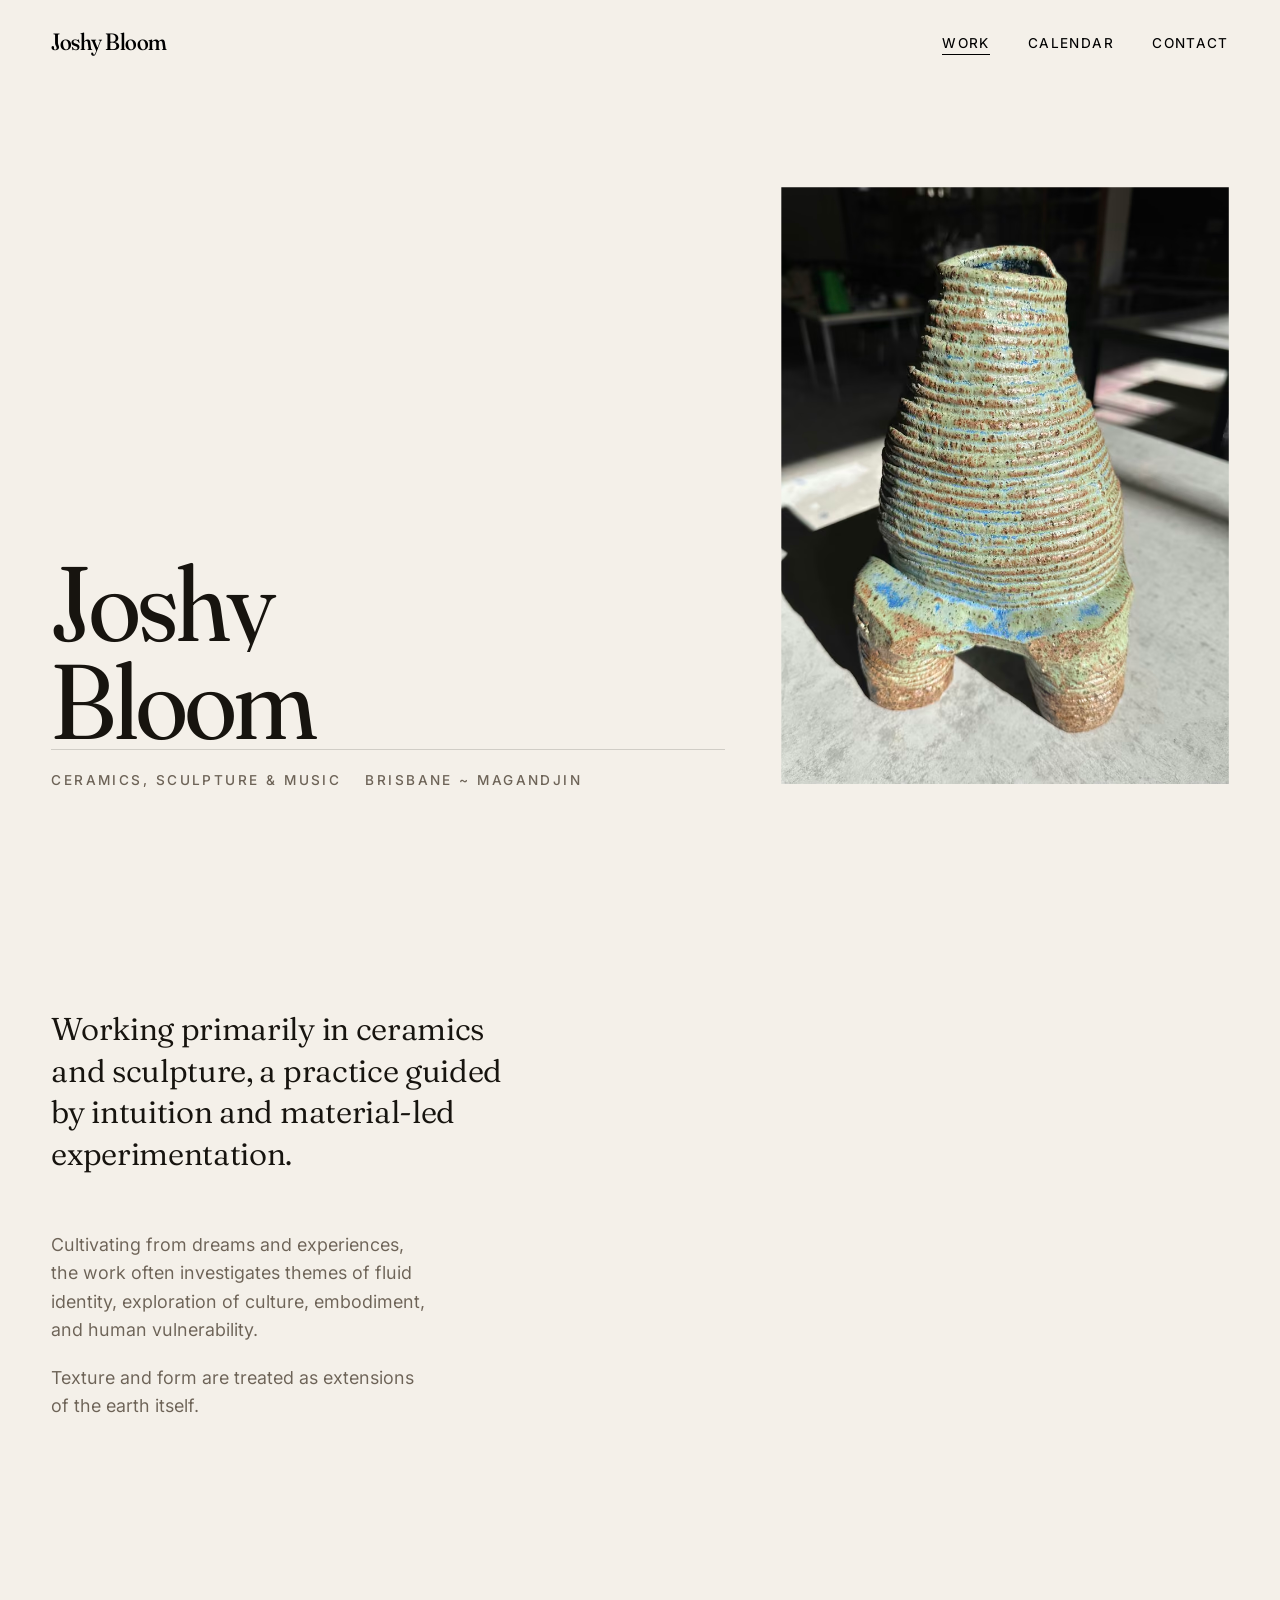
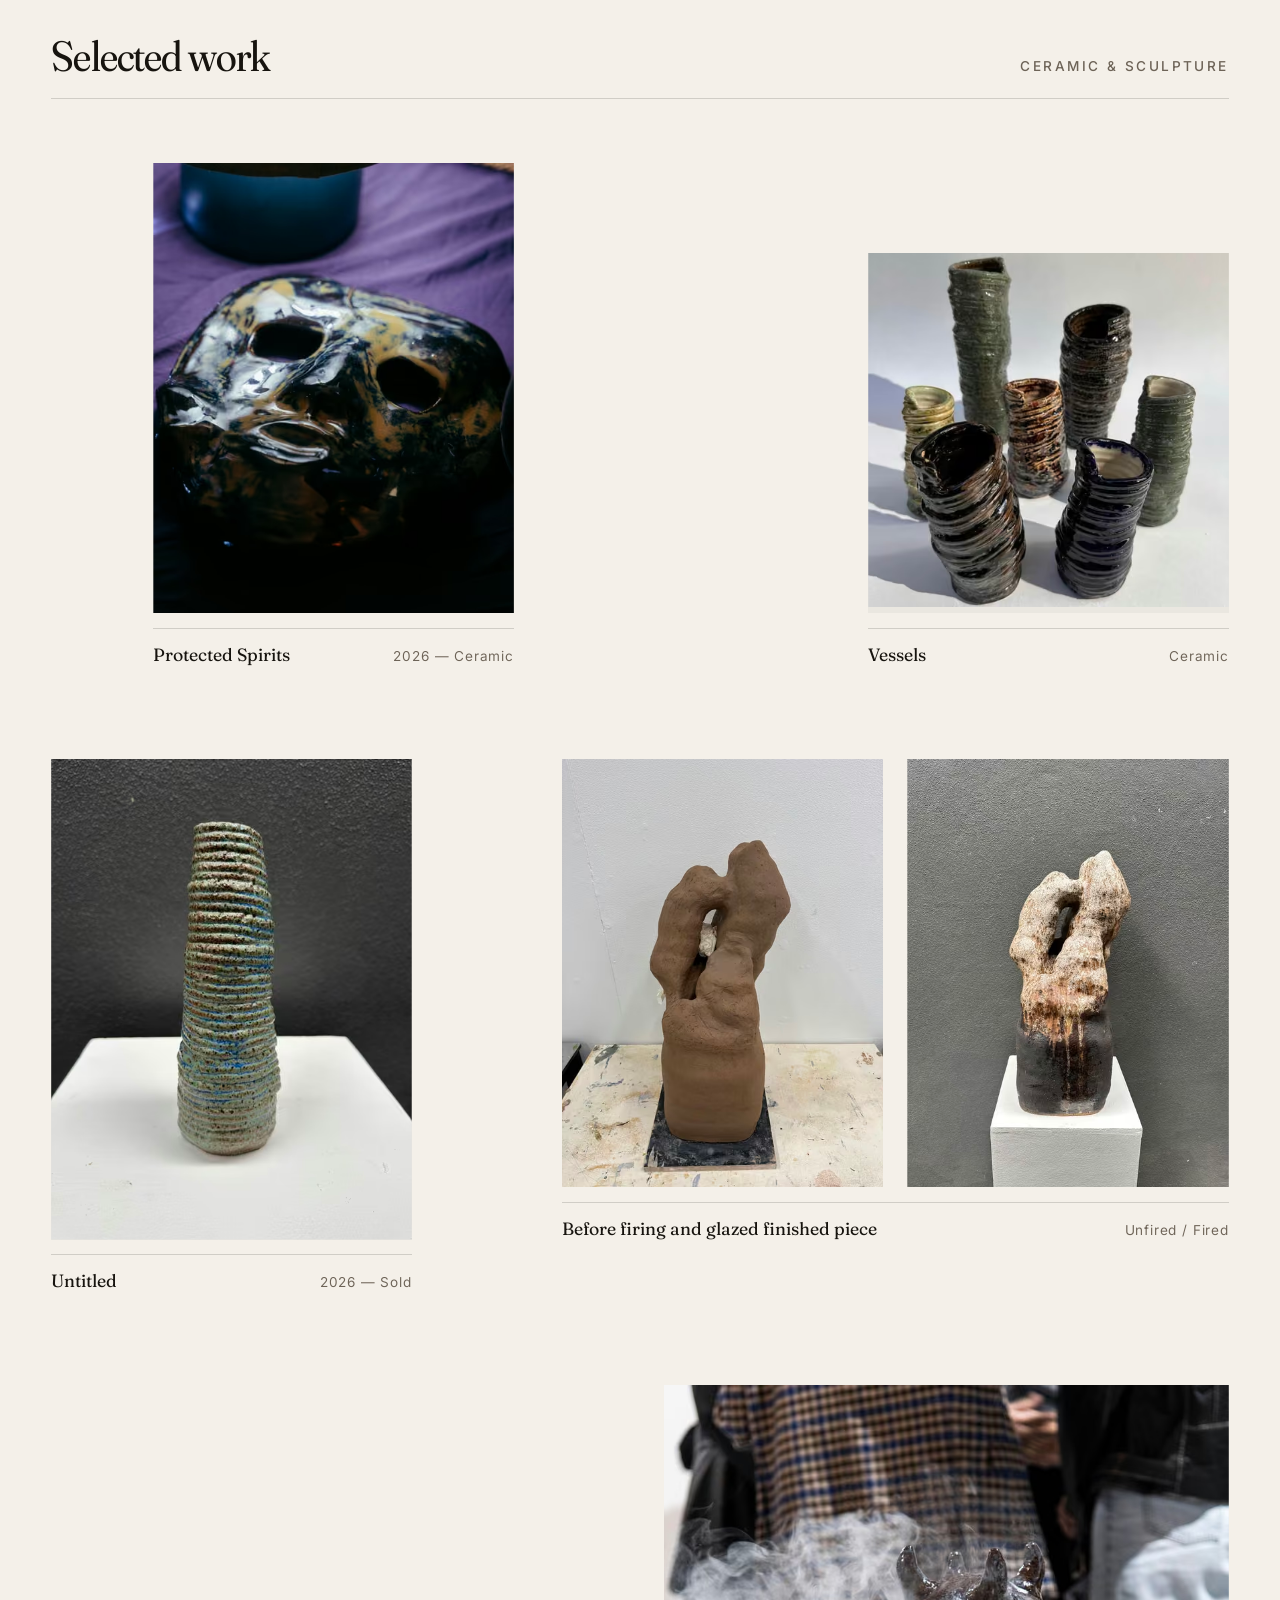
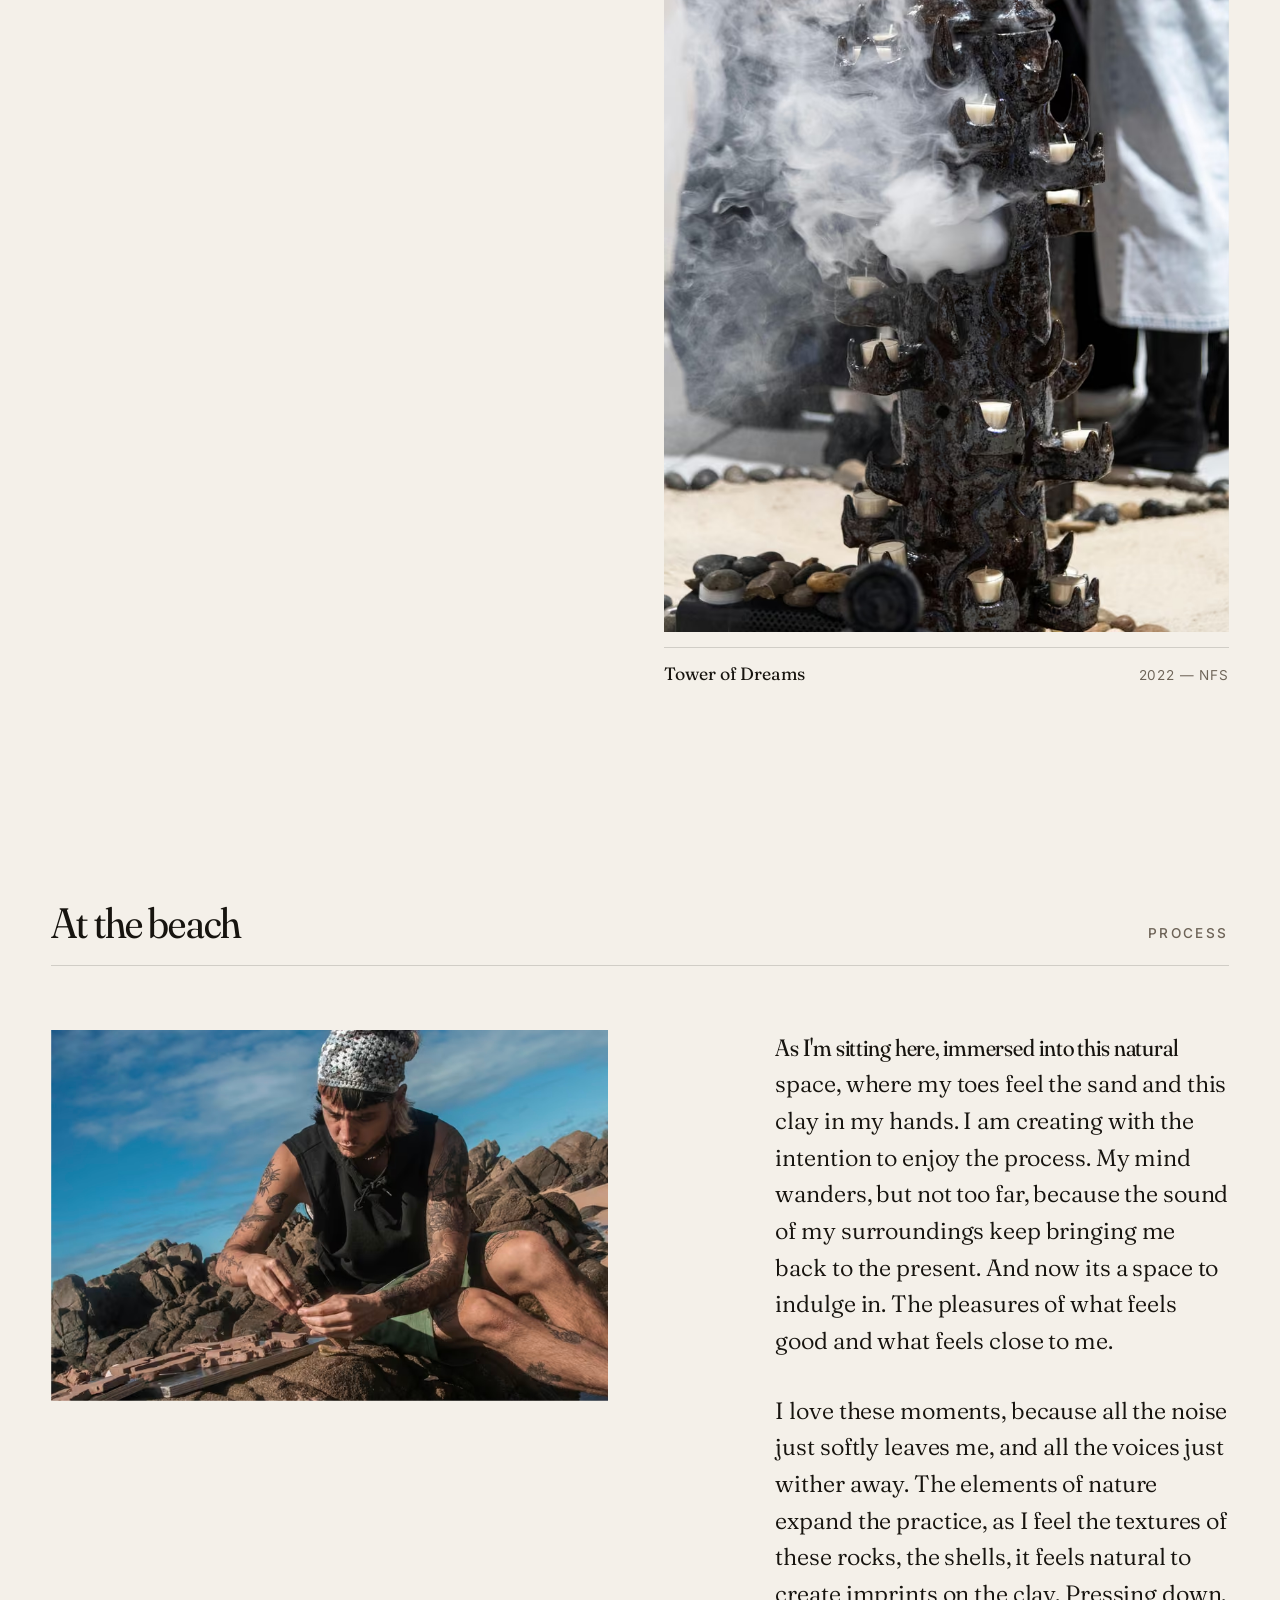
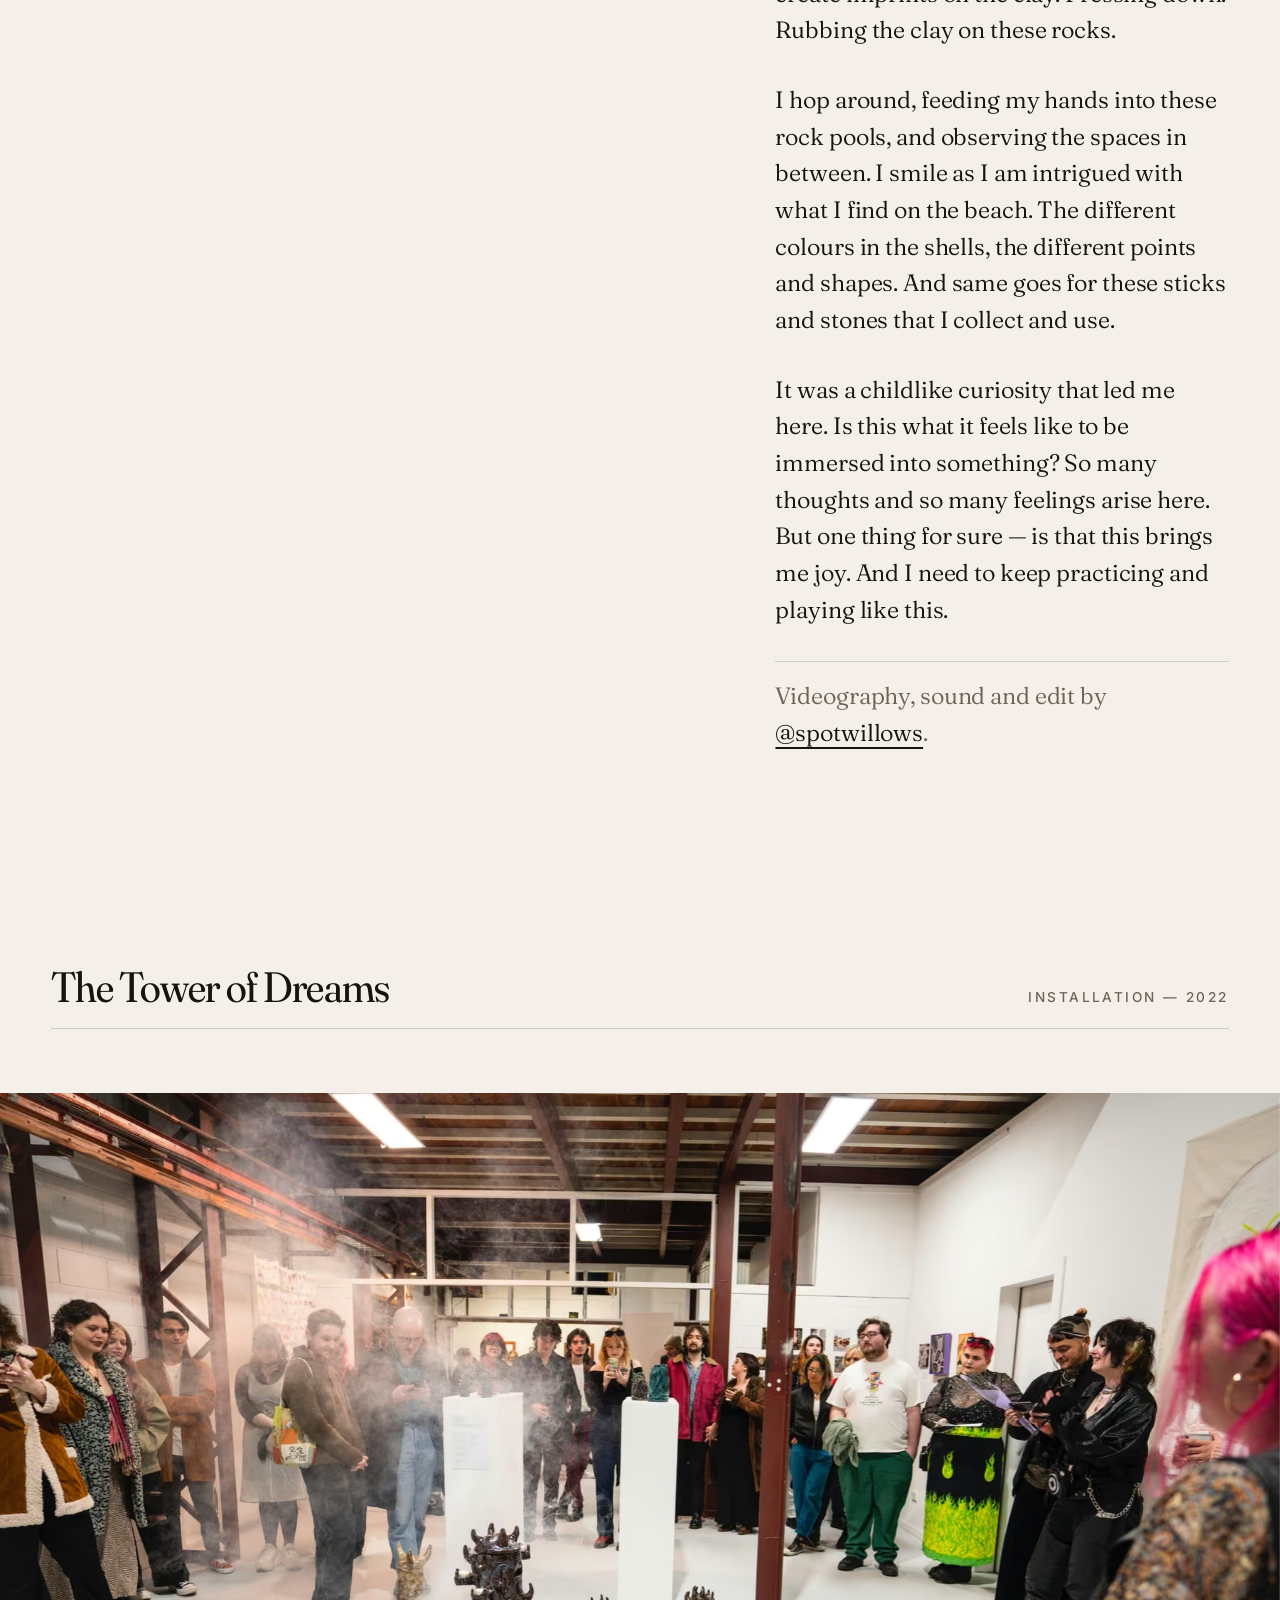
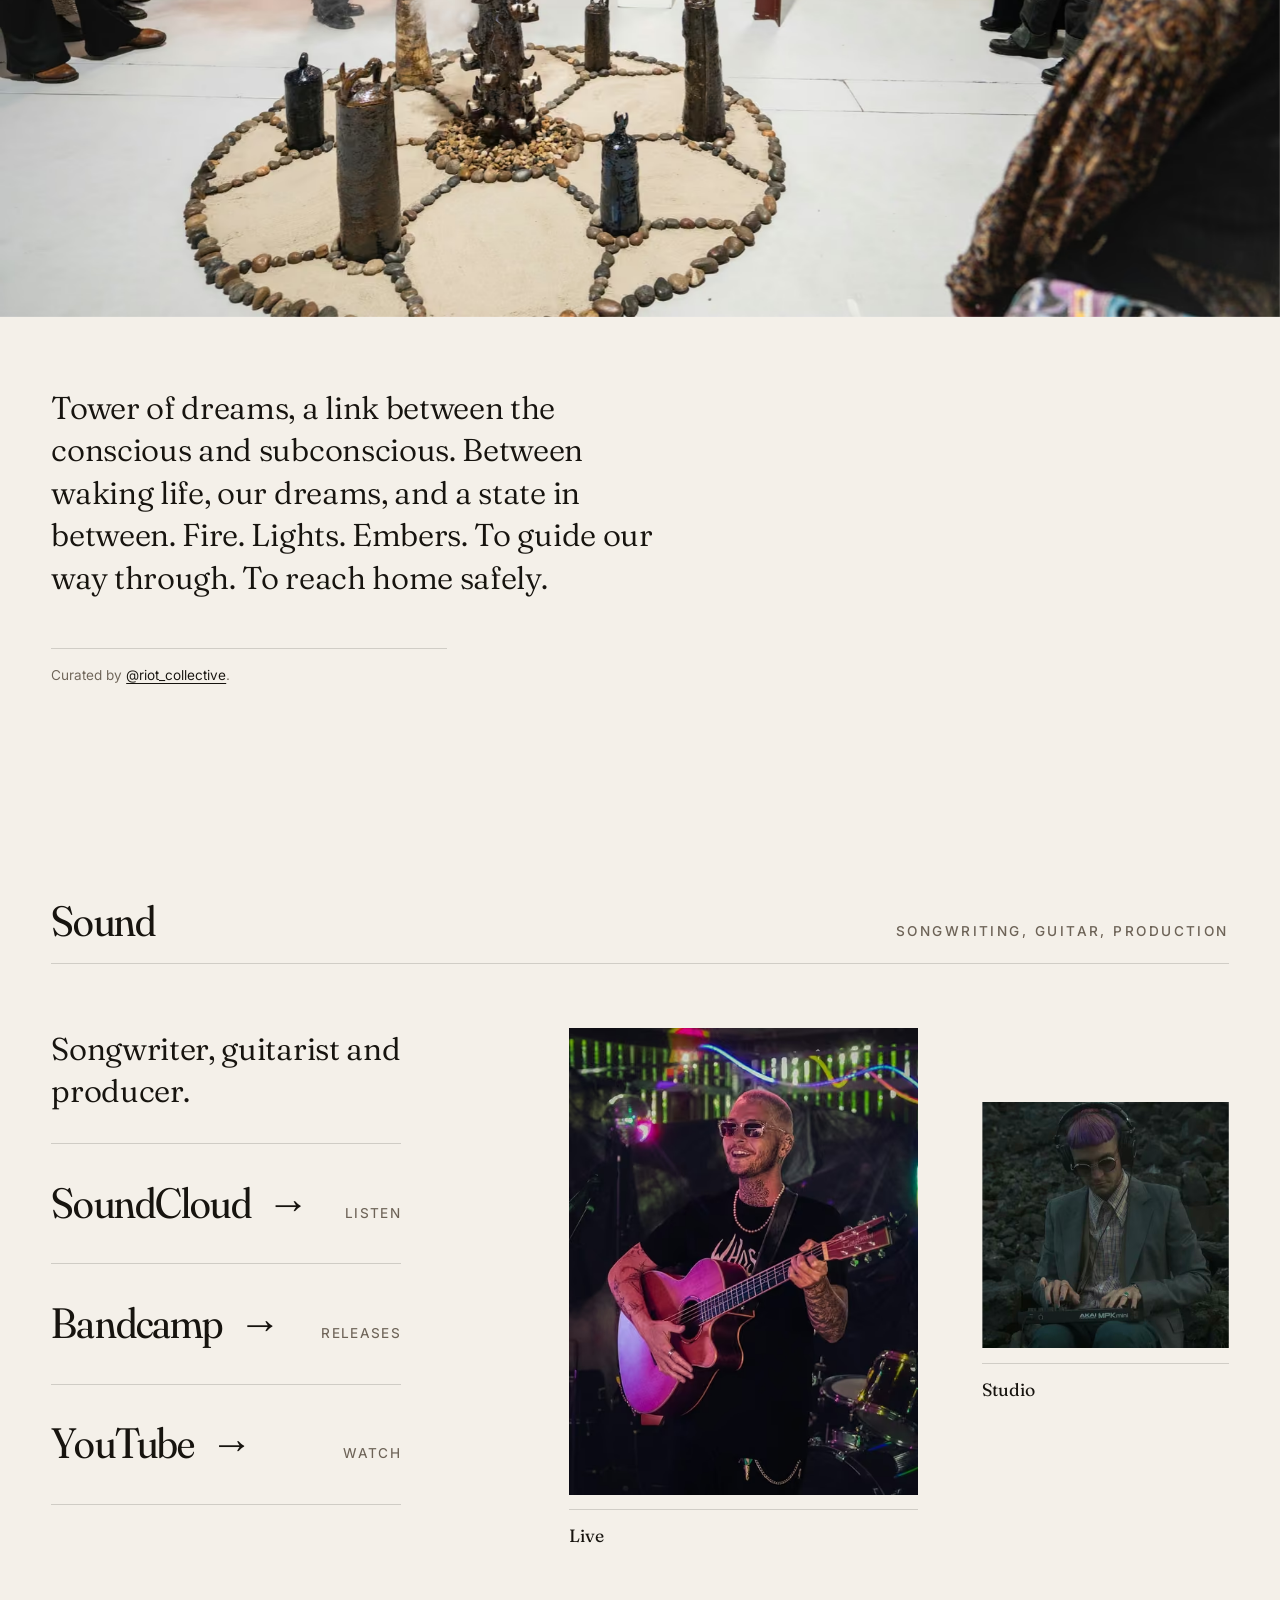
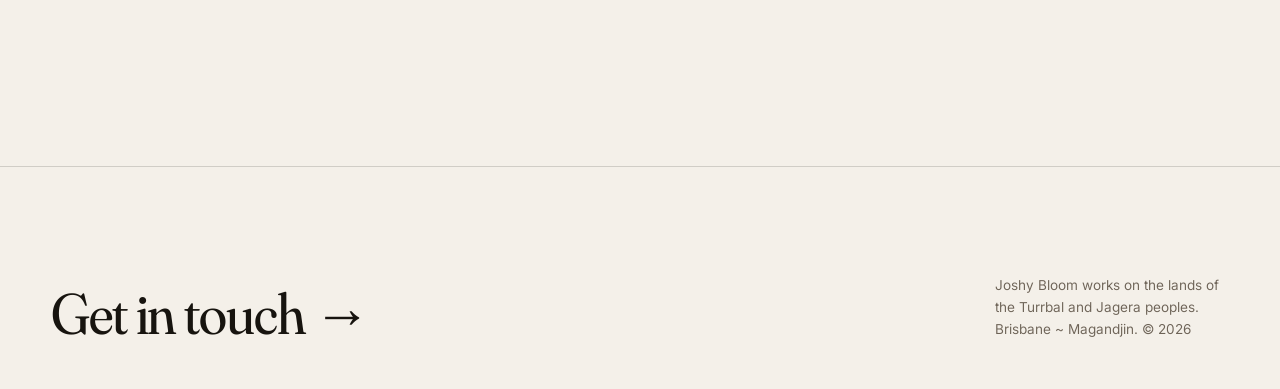
<file: index.html>
<!DOCTYPE html>
<html lang="en-AU" data-temp="bone">
<head>
<meta charset="utf-8">
<meta name="viewport" content="width=device-width, initial-scale=1">
<title>Joshy Bloom — Ceramics, Sculpture &amp; Music, Meanjin/Brisbane</title>
<meta name="description" content="Joshy Bloom is an artist based in Brisbane ~ Magandjin, working in ceramics, sculpture and music. Intuitive, material-led practice exploring fluid identity, culture, embodiment and human vulnerability.">

<meta property="og:type" content="website">
<meta property="og:title" content="Joshy Bloom — Ceramics, Sculpture &amp; Music">
<meta property="og:description" content="Artist based in Brisbane ~ Magandjin. Ceramics, sculpture and sound.">
<meta property="og:image" content="assets/img/opt/vessel-sunlight-1200.jpg">
<meta name="twitter:card" content="summary_large_image">

<link rel="preload" href="fonts/fraunces-latin.woff2" as="font" type="font/woff2" crossorigin>
<link rel="preload" href="fonts/inter-latin.woff2" as="font" type="font/woff2" crossorigin>
<link rel="stylesheet" href="css/styles.css">
<meta name="theme-color" content="#f4f0e9">
</head>

<body>
<a class="skip-link" href="#main">Skip to content</a>

<header class="masthead">
  <a class="wordmark" href="index.html">Joshy&nbsp;Bloom</a>
  <nav class="nav" aria-label="Primary">
    <ul>
      <li><a href="index.html" aria-current="page">Work</a></li>
      <li><a href="calendar.html">Calendar</a></li>
      <li><a href="contact.html">Contact</a></li>
    </ul>
  </nav>
</header>

<main id="main">

  <!-- ── hero ─────────────────────────────────────────────────────────── -->
  <section class="hero" data-temp-zone="bone">
    <div class="hero__grid">
      <div>
        <h1 class="hero__title display">
          <span class="line"><span style="--i:0">Joshy</span></span>
          <span class="line"><span style="--i:1">Bloom</span></span>
        </h1>
        <p class="hero__meta">
          <span class="eyebrow">Ceramics, Sculpture &amp; Music</span>
          <span class="eyebrow">Brisbane ~ Magandjin</span>
        </p>
      </div>

      <figure class="hero__figure">
        <picture>
          <source type="image/avif" sizes="(min-width: 60rem) 38vw, 100vw"
            srcset="assets/img/opt/vessel-sunlight-480.avif 480w, assets/img/opt/vessel-sunlight-800.avif 800w, assets/img/opt/vessel-sunlight-1200.avif 1200w, assets/img/opt/vessel-sunlight-1800.avif 1800w">
          <source type="image/webp" sizes="(min-width: 60rem) 38vw, 100vw"
            srcset="assets/img/opt/vessel-sunlight-480.webp 480w, assets/img/opt/vessel-sunlight-800.webp 800w, assets/img/opt/vessel-sunlight-1200.webp 1200w, assets/img/opt/vessel-sunlight-1800.webp 1800w">
          <img src="assets/img/opt/vessel-sunlight-1200.jpg" width="3024" height="4032"
            sizes="(min-width: 60rem) 38vw, 100vw"
            srcset="assets/img/opt/vessel-sunlight-480.jpg 480w, assets/img/opt/vessel-sunlight-800.jpg 800w, assets/img/opt/vessel-sunlight-1200.jpg 1200w, assets/img/opt/vessel-sunlight-1800.jpg 1800w"
            alt="A coil-built ceramic vessel with deeply ridged walls and a pale green-blue glaze, lit by hard direct sunlight."
            fetchpriority="high" decoding="async">
        </picture>
      </figure>
    </div>
  </section>

  <!-- ── statement ────────────────────────────────────────────────────── -->
  <section class="section shell" data-temp-zone="bone" aria-labelledby="statement-heading">
    <h2 id="statement-heading" class="visually-hidden">Statement</h2>
    <p class="lead reveal" style="max-width: 24ch;">
      Working primarily in ceramics and sculpture, a practice guided by intuition
      and material-led experimentation.
    </p>
    <div class="prose reveal" style="--delay: 120ms; margin-top: clamp(2rem, 5vw, 3.5rem);">
      <p>
        Cultivating from dreams and experiences, the work often investigates themes
        of fluid identity, exploration of culture, embodiment, and human vulnerability.
      </p>
      <p>
        Texture and form are treated as extensions of the earth itself.
      </p>
    </div>
  </section>

  <!-- ── selected work ────────────────────────────────────────────────── -->
  <section class="section shell" data-temp-zone="clay" aria-labelledby="work-heading">
    <div class="section-head reveal">
      <h2 id="work-heading" class="display">Selected work</h2>
      <p class="eyebrow">Ceramic &amp; sculpture</p>
    </div>

    <div class="work">

      <!-- TODO: replace descriptive captions with real titles, years, materials
           and dimensions. Only "Protected Spirits" and "Untitled" are confirmed. -->

      <figure class="work__item work__item--small reveal">
        <div class="frame" style="aspect-ratio: 4 / 5;">
          <picture>
            <source type="image/avif" sizes="(min-width: 48rem) 32vw, 100vw"
              srcset="assets/img/opt/protected-spirits-480.avif 480w, assets/img/opt/protected-spirits-800.avif 800w, assets/img/opt/protected-spirits-1200.avif 1200w">
            <source type="image/webp" sizes="(min-width: 48rem) 32vw, 100vw"
              srcset="assets/img/opt/protected-spirits-480.webp 480w, assets/img/opt/protected-spirits-800.webp 800w, assets/img/opt/protected-spirits-1200.webp 1200w">
            <img src="assets/img/opt/protected-spirits-800.jpg" width="2880" height="3600"
              sizes="(min-width: 48rem) 32vw, 100vw"
              srcset="assets/img/opt/protected-spirits-480.jpg 480w, assets/img/opt/protected-spirits-800.jpg 800w, assets/img/opt/protected-spirits-1200.jpg 1200w"
              alt="A hand-formed ceramic mask lying on purple cloth, its thick glaze pooling in glossy black, amber and cream across the brow and cheeks. The eye openings and mouth are cut irregularly. A dark metal bowl sits behind it."
              loading="lazy" decoding="async">
          </picture>
        </div>
        <figcaption>
          <span class="title">Protected Spirits</span>
          <span class="meta">2026 — Ceramic</span>
        </figcaption>
      </figure>

      <figure class="work__item work__item--tall reveal" style="--delay: 100ms;">
        <div class="frame" style="aspect-ratio: 1 / 1;">
          <picture>
            <source type="image/avif" sizes="(min-width: 48rem) 32vw, 100vw"
              srcset="assets/img/opt/vessels-four-480.avif 480w, assets/img/opt/vessels-four-800.avif 800w, assets/img/opt/vessels-four-1179.avif 1179w">
            <source type="image/webp" sizes="(min-width: 48rem) 32vw, 100vw"
              srcset="assets/img/opt/vessels-four-480.webp 480w, assets/img/opt/vessels-four-800.webp 800w, assets/img/opt/vessels-four-1179.webp 1179w">
            <img src="assets/img/opt/vessels-four-800.jpg" width="1179" height="1159"
              sizes="(min-width: 48rem) 32vw, 100vw"
              srcset="assets/img/opt/vessels-four-480.jpg 480w, assets/img/opt/vessels-four-800.jpg 800w, assets/img/opt/vessels-four-1179.jpg 1179w"
              alt="Seven ridged ceramic vessels of varying height grouped on a pale surface, casting long hard shadows. Glazes range from near-black gloss to olive and pooled amber."
              loading="lazy" decoding="async">
          </picture>
        </div>
        <figcaption>
          <span class="title">Vessels</span>
          <span class="meta">Ceramic</span>
        </figcaption>
      </figure>

      <figure class="work__item work__item--left reveal" style="--delay: 100ms;">
        <div class="frame" style="aspect-ratio: 3 / 4;">
          <picture>
            <source type="image/avif" sizes="(min-width: 48rem) 32vw, 100vw"
              srcset="assets/img/opt/vessel-untitled-2026-480.avif 480w, assets/img/opt/vessel-untitled-2026-800.avif 800w, assets/img/opt/vessel-untitled-2026-1200.avif 1200w">
            <source type="image/webp" sizes="(min-width: 48rem) 32vw, 100vw"
              srcset="assets/img/opt/vessel-untitled-2026-480.webp 480w, assets/img/opt/vessel-untitled-2026-800.webp 800w, assets/img/opt/vessel-untitled-2026-1200.webp 1200w">
            <img src="assets/img/opt/vessel-untitled-2026-800.jpg" width="3024" height="4032"
              sizes="(min-width: 48rem) 32vw, 100vw"
              srcset="assets/img/opt/vessel-untitled-2026-480.jpg 480w, assets/img/opt/vessel-untitled-2026-800.jpg 800w, assets/img/opt/vessel-untitled-2026-1200.jpg 1200w"
              alt="A ridged, tapering ceramic form with a mottled green and pale blue surface, resting on a white gallery plinth against a dark wall."
              loading="lazy" decoding="async">
          </picture>
        </div>
        <figcaption>
          <span class="title">Untitled</span>
          <span class="meta">2026 — Sold</span>
        </figcaption>
      </figure>

      <!-- The same form before and after the kiln. -->
      <figure class="work__item work__item--offset reveal">
        <div class="diptych">
          <div class="frame" style="aspect-ratio: 3 / 4;">
            <picture>
              <source type="image/avif" sizes="(min-width: 48rem) 24vw, 50vw"
                srcset="assets/img/opt/sculpture-unfired-480.avif 480w, assets/img/opt/sculpture-unfired-800.avif 800w, assets/img/opt/sculpture-unfired-1200.avif 1200w">
              <source type="image/webp" sizes="(min-width: 48rem) 24vw, 50vw"
                srcset="assets/img/opt/sculpture-unfired-480.webp 480w, assets/img/opt/sculpture-unfired-800.webp 800w, assets/img/opt/sculpture-unfired-1200.webp 1200w">
              <img src="assets/img/opt/sculpture-unfired-800.jpg" width="3024" height="4032"
                sizes="(min-width: 48rem) 24vw, 50vw"
                srcset="assets/img/opt/sculpture-unfired-480.jpg 480w, assets/img/opt/sculpture-unfired-800.jpg 800w, assets/img/opt/sculpture-unfired-1200.jpg 1200w"
                alt="An unfired clay sculpture, raw brown and hand-formed into a curling organic shape, mounted on a white shelf."
                loading="lazy" decoding="async">
            </picture>
          </div>
          <div class="frame" style="aspect-ratio: 3 / 4;">
            <picture>
              <source type="image/avif" sizes="(min-width: 48rem) 24vw, 50vw"
                srcset="assets/img/opt/sculpture-fired-480.avif 480w, assets/img/opt/sculpture-fired-800.avif 800w, assets/img/opt/sculpture-fired-1200.avif 1200w">
              <source type="image/webp" sizes="(min-width: 48rem) 24vw, 50vw"
                srcset="assets/img/opt/sculpture-fired-480.webp 480w, assets/img/opt/sculpture-fired-800.webp 800w, assets/img/opt/sculpture-fired-1200.webp 1200w">
              <img src="assets/img/opt/sculpture-fired-800.jpg" width="3024" height="4032"
                sizes="(min-width: 48rem) 24vw, 50vw"
                srcset="assets/img/opt/sculpture-fired-480.jpg 480w, assets/img/opt/sculpture-fired-800.jpg 800w, assets/img/opt/sculpture-fired-1200.jpg 1200w"
                alt="The same sculpture after firing, its surface now pale and scorched with dark iron blooms, on a white shelf against a grey wall."
                loading="lazy" decoding="async">
            </picture>
          </div>
        </div>
        <figcaption>
          <span class="title">Before firing and glazed finished piece</span>
          <span class="meta">Unfired / Fired</span>
        </figcaption>
      </figure>

      <figure class="work__item work__item--right reveal" style="--delay: 100ms;">
        <div class="frame" style="aspect-ratio: 2 / 3;">
          <picture>
            <source type="image/avif" sizes="(min-width: 48rem) 48vw, 100vw"
              srcset="assets/img/opt/smoke-totem-480.avif 480w, assets/img/opt/smoke-totem-800.avif 800w, assets/img/opt/smoke-totem-1200.avif 1200w, assets/img/opt/smoke-totem-1800.avif 1800w">
            <source type="image/webp" sizes="(min-width: 48rem) 48vw, 100vw"
              srcset="assets/img/opt/smoke-totem-480.webp 480w, assets/img/opt/smoke-totem-800.webp 800w, assets/img/opt/smoke-totem-1200.webp 1200w, assets/img/opt/smoke-totem-1800.webp 1800w">
            <img src="assets/img/opt/smoke-totem-1200.jpg" width="5148" height="7722"
              sizes="(min-width: 48rem) 48vw, 100vw"
              srcset="assets/img/opt/smoke-totem-480.jpg 480w, assets/img/opt/smoke-totem-800.jpg 800w, assets/img/opt/smoke-totem-1200.jpg 1200w, assets/img/opt/smoke-totem-1800.jpg 1800w"
              alt="A tall dark ceramic column studded with small candles, standing in a ring of stones as smoke rises around it."
              loading="lazy" decoding="async">
          </picture>
        </div>
        <figcaption>
          <span class="title">Tower of Dreams</span>
          <span class="meta">2022 — NFS</span>
        </figcaption>
      </figure>

    </div>
  </section>

  <!-- ── process ──────────────────────────────────────────────────────────
       Joshy's own words, reproduced verbatim. Do not copy-edit this passage.
       TODO: this still image is a placeholder for the original video, which
       @spotwillows shot, scored and edited. Swap it when the video is ready. -->
  <section class="section shell" data-temp-zone="clay" aria-labelledby="process-heading">
    <div class="section-head reveal">
      <h2 id="process-heading" class="display">At the beach</h2>
      <p class="eyebrow">Process</p>
    </div>

    <div class="process">
      <figure class="process__figure reveal">
        <div class="frame" style="aspect-ratio: 3 / 2;">
          <picture>
            <source type="image/avif" sizes="(min-width: 55rem) 48vw, 100vw"
              srcset="assets/img/opt/process-beach-480.avif 480w, assets/img/opt/process-beach-800.avif 800w, assets/img/opt/process-beach-1200.avif 1200w, assets/img/opt/process-beach-1800.avif 1800w">
            <source type="image/webp" sizes="(min-width: 55rem) 48vw, 100vw"
              srcset="assets/img/opt/process-beach-480.webp 480w, assets/img/opt/process-beach-800.webp 800w, assets/img/opt/process-beach-1200.webp 1200w, assets/img/opt/process-beach-1800.webp 1800w">
            <img src="assets/img/opt/process-beach-1200.jpg" width="5117" height="3411"
              sizes="(min-width: 55rem) 48vw, 100vw"
              srcset="assets/img/opt/process-beach-480.jpg 480w, assets/img/opt/process-beach-800.jpg 800w, assets/img/opt/process-beach-1200.jpg 1200w, assets/img/opt/process-beach-1800.jpg 1800w"
              alt="Joshy crouched barefoot on dark coastal rocks under an open blue sky, working a piece of clay in both hands with tools laid out on the stone beside them."
              loading="lazy" decoding="async">
          </picture>
        </div>
      </figure>

      <div class="process__body reveal" style="--delay: 120ms;">
        <p>
          As I'm sitting here, immersed into this natural space, where my toes feel
          the sand and this clay in my hands. I am creating with the intention to enjoy
          the process. My mind wanders, but not too far, because the sound of my
          surroundings keep bringing me back to the present. And now its a space to
          indulge in. The pleasures of what feels good and what feels close to me.
        </p>
        <p>
          I love these moments, because all the noise just softly leaves me, and all
          the voices just wither away. The elements of nature expand the practice, as
          I feel the textures of these rocks, the shells, it feels natural to create
          imprints on the clay. Pressing down. Rubbing the clay on these rocks.
        </p>
        <p>
          I hop around, feeding my hands into these rock pools, and observing the
          spaces in between. I smile as I am intrigued with what I find on the beach.
          The different colours in the shells, the different points and shapes. And
          same goes for these sticks and stones that I collect and use.
        </p>
        <p>
          It was a childlike curiosity that led me here. Is this what it feels like
          to be immersed into something? So many thoughts and so many feelings arise
          here. But one thing for sure &mdash; is that this brings me joy. And I need
          to keep practicing and playing like this.
        </p>

        <p class="credit">
          Videography, sound and edit by
          <a href="https://www.instagram.com/spotwillows/" rel="noopener">@spotwillows</a>.
        </p>
      </div>
    </div>
  </section>

  <!-- ── installation, full bleed ─────────────────────────────────────── -->
  <section class="section" data-temp-zone="ash" aria-labelledby="installation-heading"
           style="padding-inline: 0;">
    <div class="shell">
      <div class="section-head reveal">
        <h2 id="installation-heading" class="display">The Tower of Dreams</h2>
        <p class="eyebrow">Installation — 2022</p>
      </div>
    </div>

    <div class="bleed reveal">
      <div class="bleed__frame">
        <picture>
          <source type="image/avif" sizes="100vw"
            srcset="assets/img/opt/tower-of-dreams-480.avif 480w, assets/img/opt/tower-of-dreams-800.avif 800w, assets/img/opt/tower-of-dreams-1200.avif 1200w, assets/img/opt/tower-of-dreams-1800.avif 1800w, assets/img/opt/tower-of-dreams-2400.avif 2400w">
          <source type="image/webp" sizes="100vw"
            srcset="assets/img/opt/tower-of-dreams-480.webp 480w, assets/img/opt/tower-of-dreams-800.webp 800w, assets/img/opt/tower-of-dreams-1200.webp 1200w, assets/img/opt/tower-of-dreams-1800.webp 1800w, assets/img/opt/tower-of-dreams-2400.webp 2400w">
          <img src="assets/img/opt/tower-of-dreams-1800.jpg" width="3000" height="2000"
            sizes="100vw"
            srcset="assets/img/opt/tower-of-dreams-480.jpg 480w, assets/img/opt/tower-of-dreams-800.jpg 800w, assets/img/opt/tower-of-dreams-1200.jpg 1200w, assets/img/opt/tower-of-dreams-1800.jpg 1800w"
            alt="A warehouse gallery where seven dark ceramic works are arranged in a circle of stones on the floor around a central plinth, with an audience standing in a ring watching."
            loading="lazy" decoding="async" data-parallax="7">
        </picture>
      </div>
      <div class="bleed__caption">
        <p class="bleed__statement">
          Tower of dreams, a link between the conscious and subconscious. Between
          waking life, our dreams, and a state in between. Fire. Lights. Embers.
          To guide our way through. To reach home safely.
        </p>
        <p class="credit">
          Curated by
          <a href="https://www.instagram.com/riot_collective/" rel="noopener">@riot_collective</a>.
          <!-- TODO: venue and city for this installation. -->
        </p>
      </div>
    </div>
  </section>

  <!-- ── sound ────────────────────────────────────────────────────────── -->
  <section class="section shell" data-temp-zone="ember" aria-labelledby="sound-heading">
    <div class="section-head reveal">
      <h2 id="sound-heading" class="display">Sound</h2>
      <p class="eyebrow">Songwriting, guitar, production</p>
    </div>

    <div class="sound__grid">
      <div class="sound__text">
        <p class="lead reveal">Songwriter, guitarist and producer.</p>
        <ul class="links reveal" style="--delay: 120ms;">
          <li>
            <a href="https://soundcloud.com/user-360587830" rel="me noopener">
              SoundCloud <span class="arrow" aria-hidden="true">→</span>
              <span class="where">Listen</span>
            </a>
          </li>
          <li>
            <a href="https://joshybloom.bandcamp.com" rel="me noopener">
              Bandcamp <span class="arrow" aria-hidden="true">→</span>
              <span class="where">Releases</span>
            </a>
          </li>
          <li>
            <a href="https://www.youtube.com/@joshybloom" rel="me noopener">
              YouTube <span class="arrow" aria-hidden="true">→</span>
              <span class="where">Watch</span>
            </a>
          </li>
        </ul>
      </div>

      <figure class="sound__a reveal">
        <div class="frame" style="aspect-ratio: 3 / 4;">
          <picture>
            <source type="image/avif" sizes="(min-width: 48rem) 32vw, 100vw"
              srcset="assets/img/opt/live-guitar-480.avif 480w, assets/img/opt/live-guitar-800.avif 800w">
            <source type="image/webp" sizes="(min-width: 48rem) 32vw, 100vw"
              srcset="assets/img/opt/live-guitar-480.webp 480w, assets/img/opt/live-guitar-800.webp 800w">
            <img src="assets/img/opt/live-guitar-800.jpg" width="809" height="1080"
              sizes="(min-width: 48rem) 32vw, 100vw"
              srcset="assets/img/opt/live-guitar-480.jpg 480w, assets/img/opt/live-guitar-800.jpg 800w"
              alt="Joshy playing an acoustic guitar on stage, lit in deep magenta, with a drum kit and green stage lights behind."
              loading="lazy" decoding="async">
          </picture>
        </div>
        <figcaption><span class="title">Live</span></figcaption>
      </figure>

      <figure class="sound__b reveal" style="--delay: 140ms;">
        <div class="frame" style="aspect-ratio: 1 / 1;">
          <picture>
            <source type="image/avif" sizes="(min-width: 48rem) 24vw, 100vw"
              srcset="assets/img/opt/studio-keys-480.avif 480w, assets/img/opt/studio-keys-800.avif 800w, assets/img/opt/studio-keys-1001.avif 1001w">
            <source type="image/webp" sizes="(min-width: 48rem) 24vw, 100vw"
              srcset="assets/img/opt/studio-keys-480.webp 480w, assets/img/opt/studio-keys-800.webp 800w, assets/img/opt/studio-keys-1001.webp 1001w">
            <img src="assets/img/opt/studio-keys-800.jpg" width="1001" height="1025"
              sizes="(min-width: 48rem) 24vw, 100vw"
              srcset="assets/img/opt/studio-keys-480.jpg 480w, assets/img/opt/studio-keys-800.jpg 800w, assets/img/opt/studio-keys-1001.jpg 1001w"
              alt="Joshy in a tailored suit and over-ear headphones, playing a small MIDI keyboard while seated on a bed of grey stones."
              loading="lazy" decoding="async">
          </picture>
        </div>
        <figcaption><span class="title">Studio</span></figcaption>
      </figure>
    </div>
  </section>

</main>

<footer class="footer" data-temp-zone="ember">
  <div class="shell footer__grid">
    <p class="display" style="font-size: var(--step-4);">
      <a href="contact.html" style="text-decoration: none;">
        Get in touch <span class="arrow" aria-hidden="true">→</span>
      </a>
    </p>
    <p class="footer__note">
      Joshy Bloom works on the lands of the Turrbal and Jagera peoples.
      Brisbane ~ Magandjin. &copy; <span data-year>2026</span>
    </p>
  </div>
</footer>

<script src="js/main.js" defer></script>
</body>
</html>
</file>
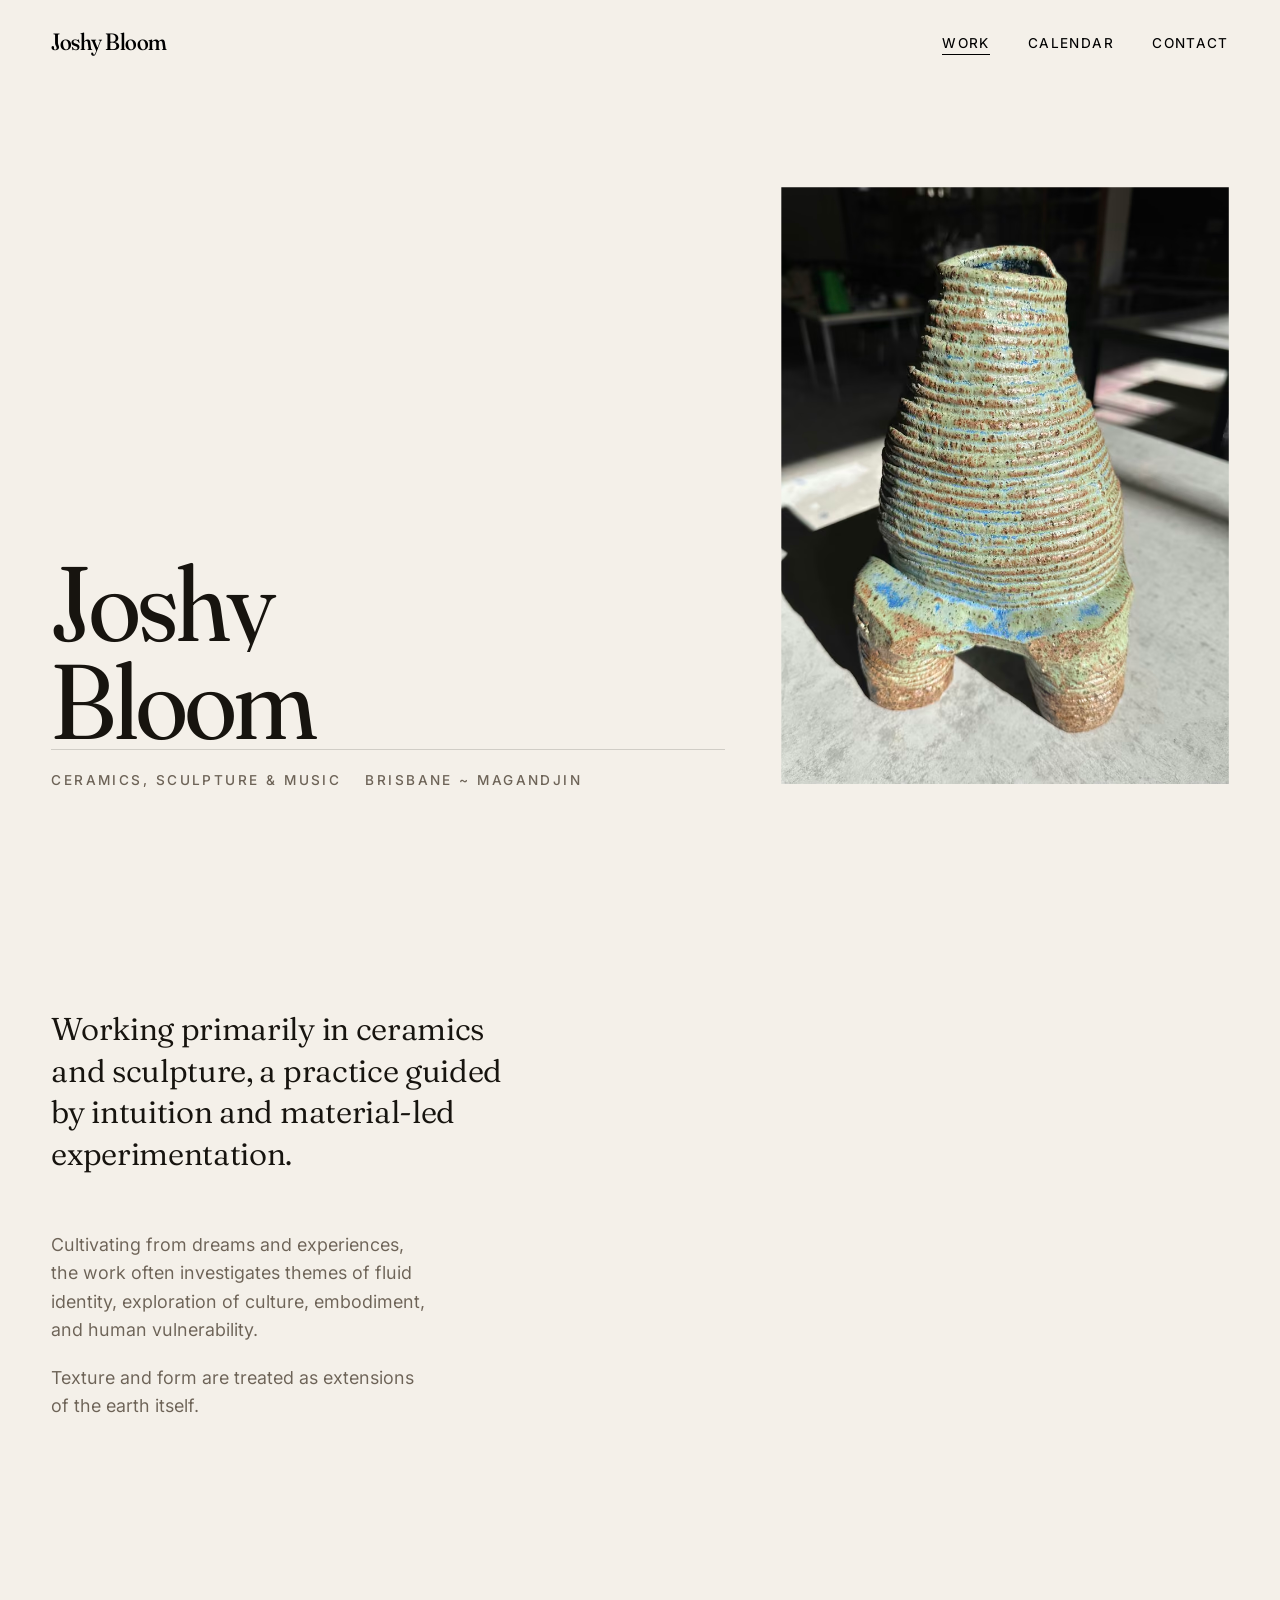
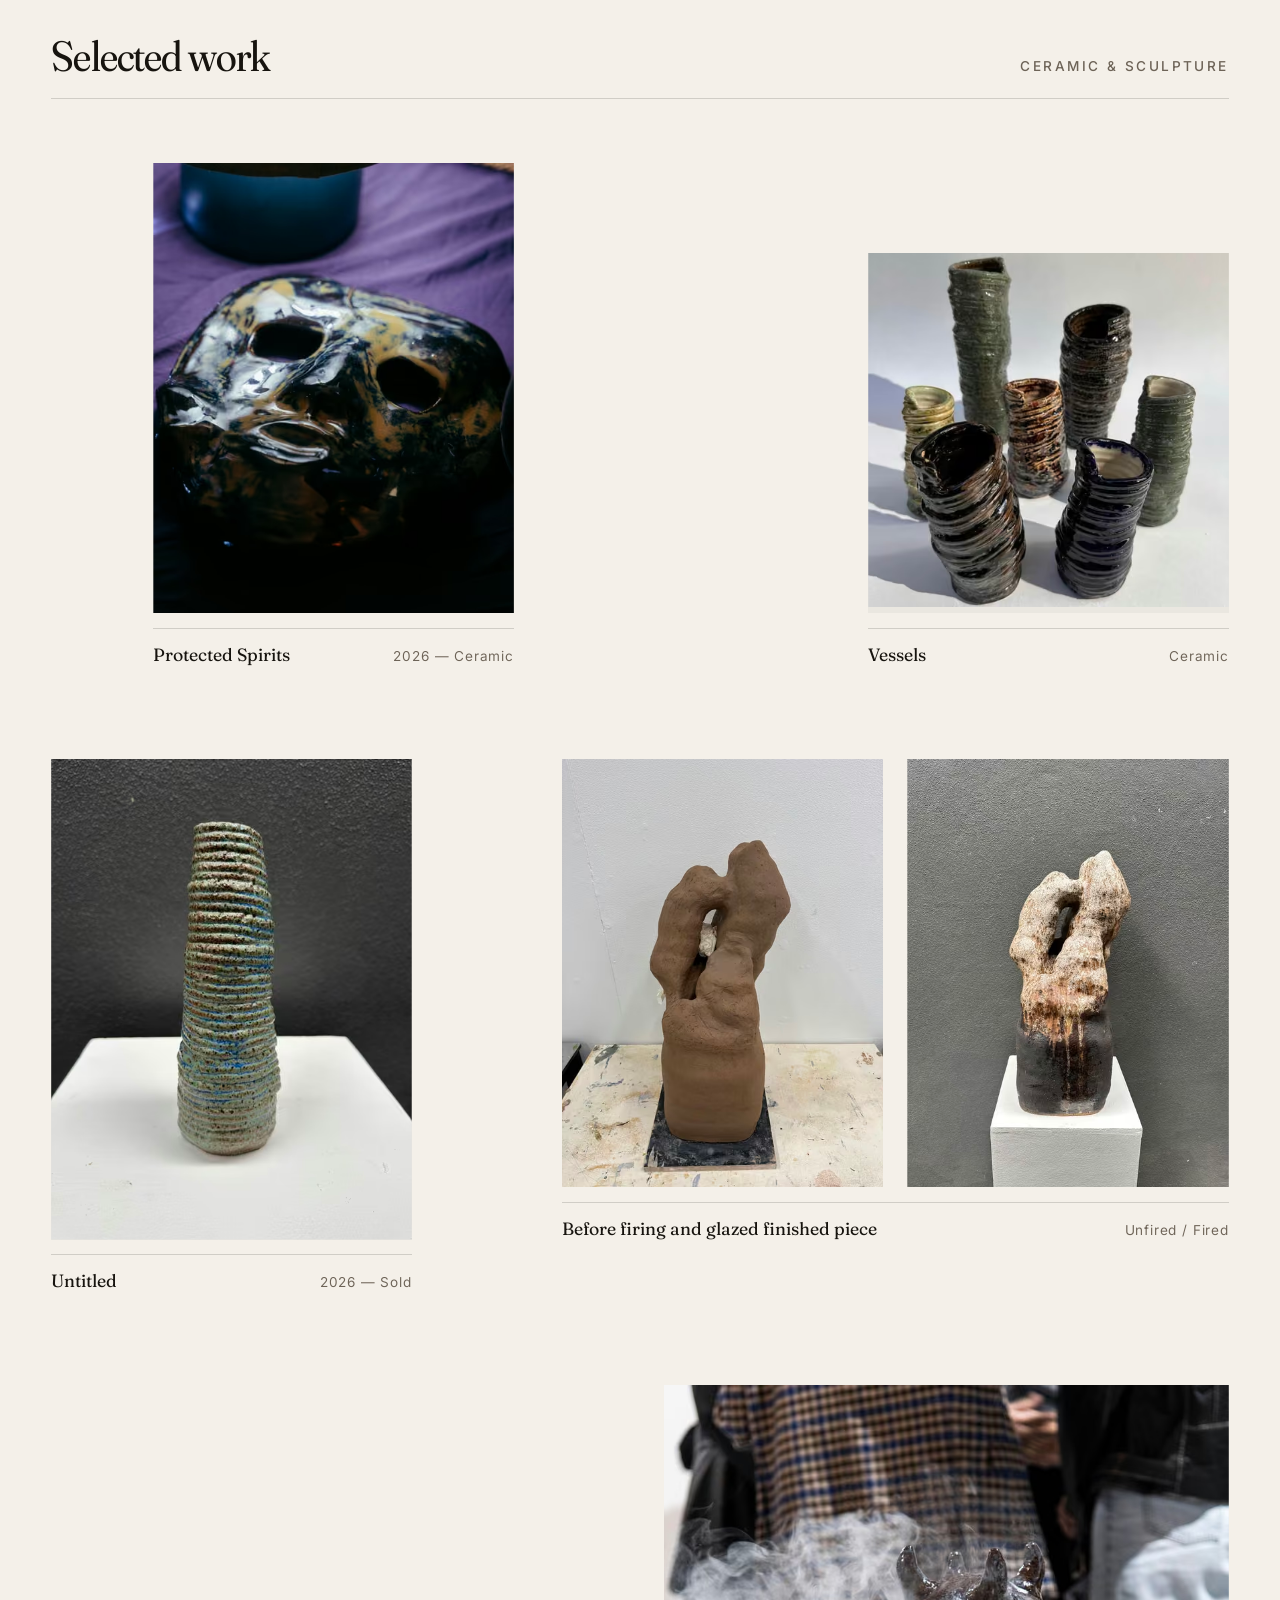
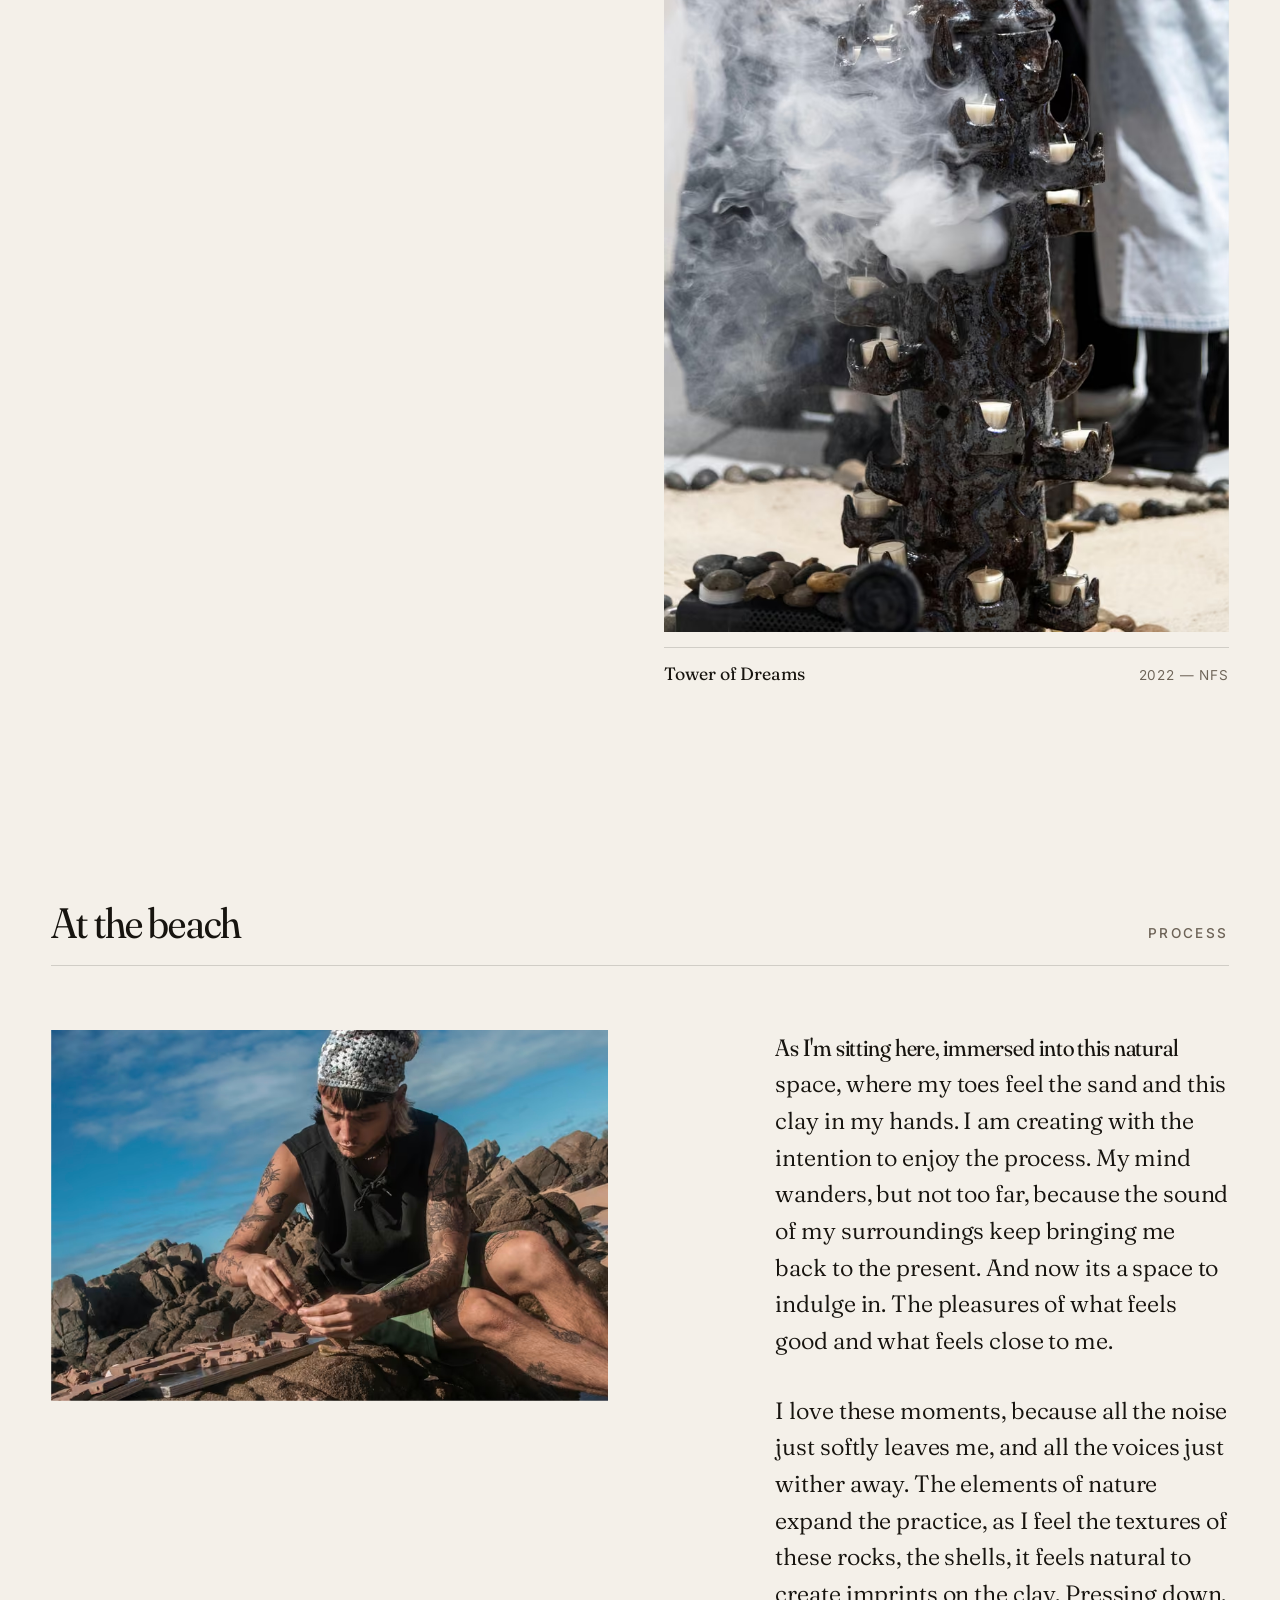
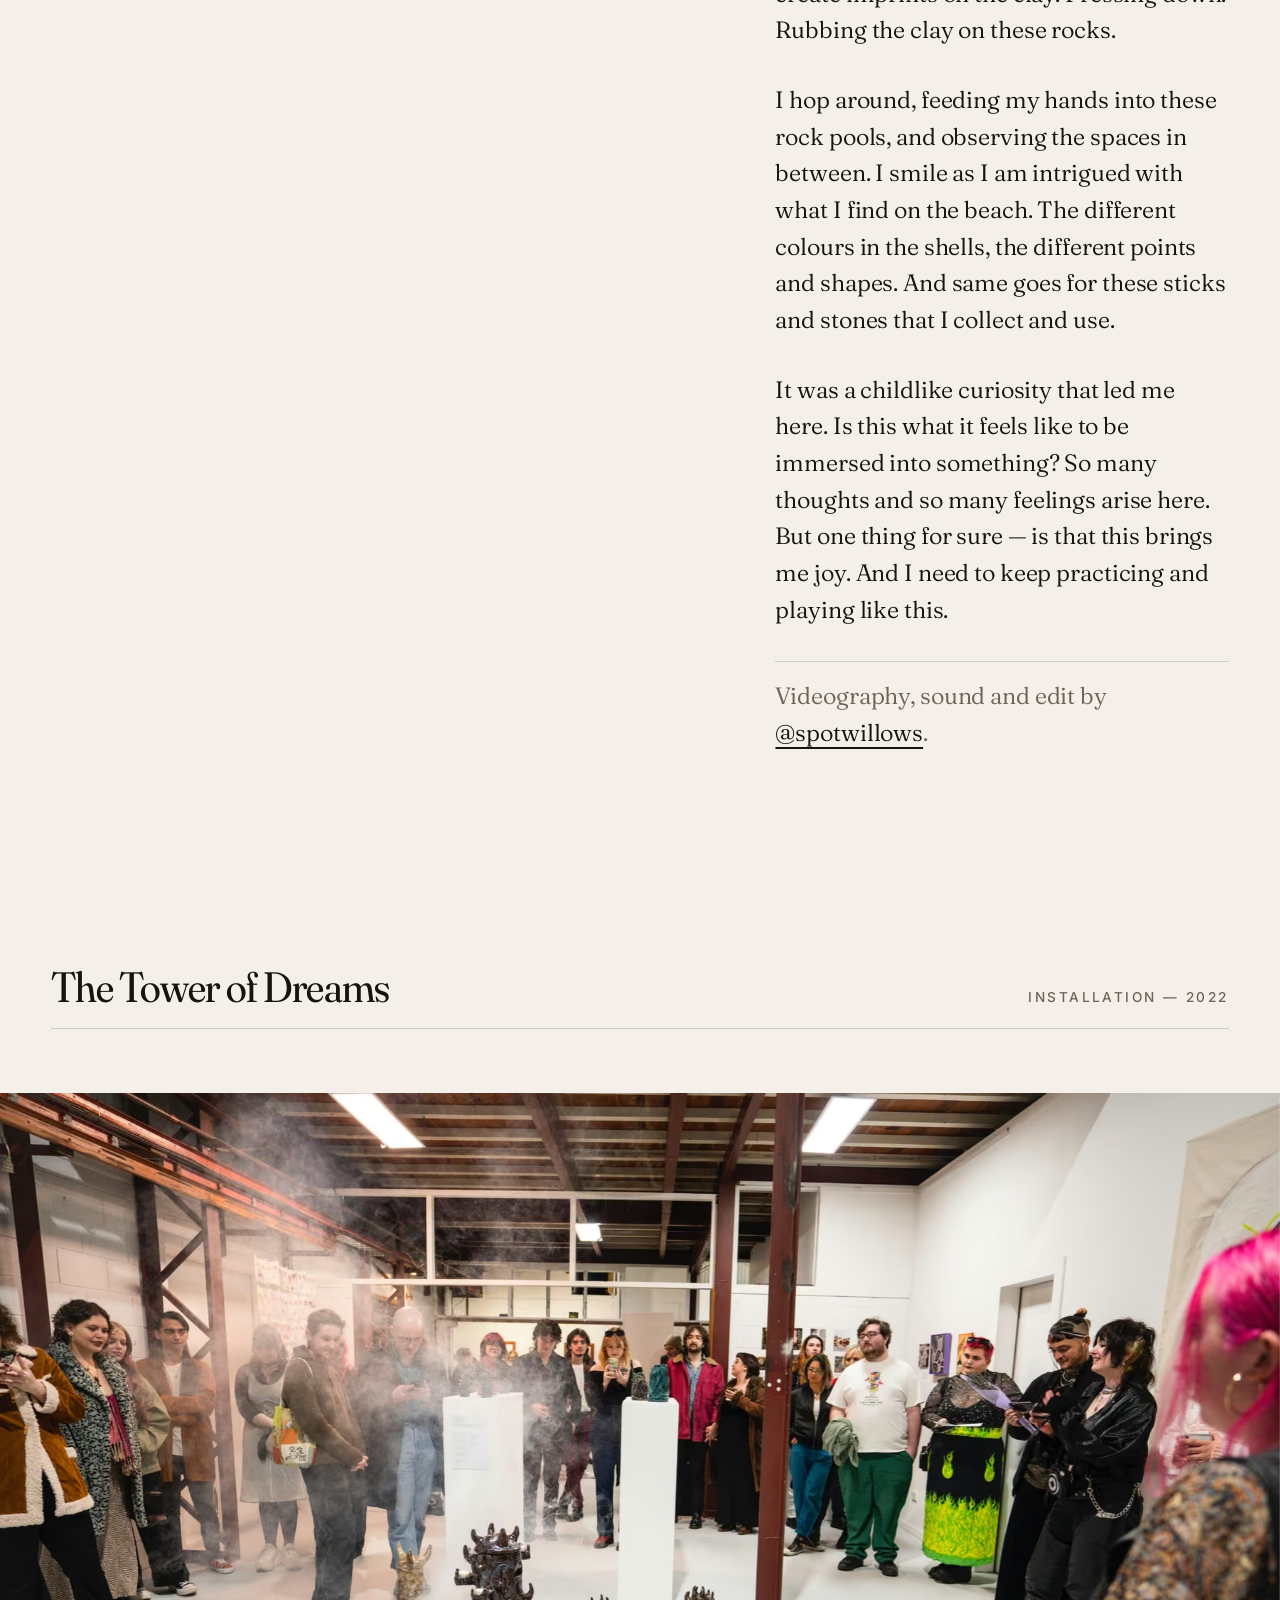
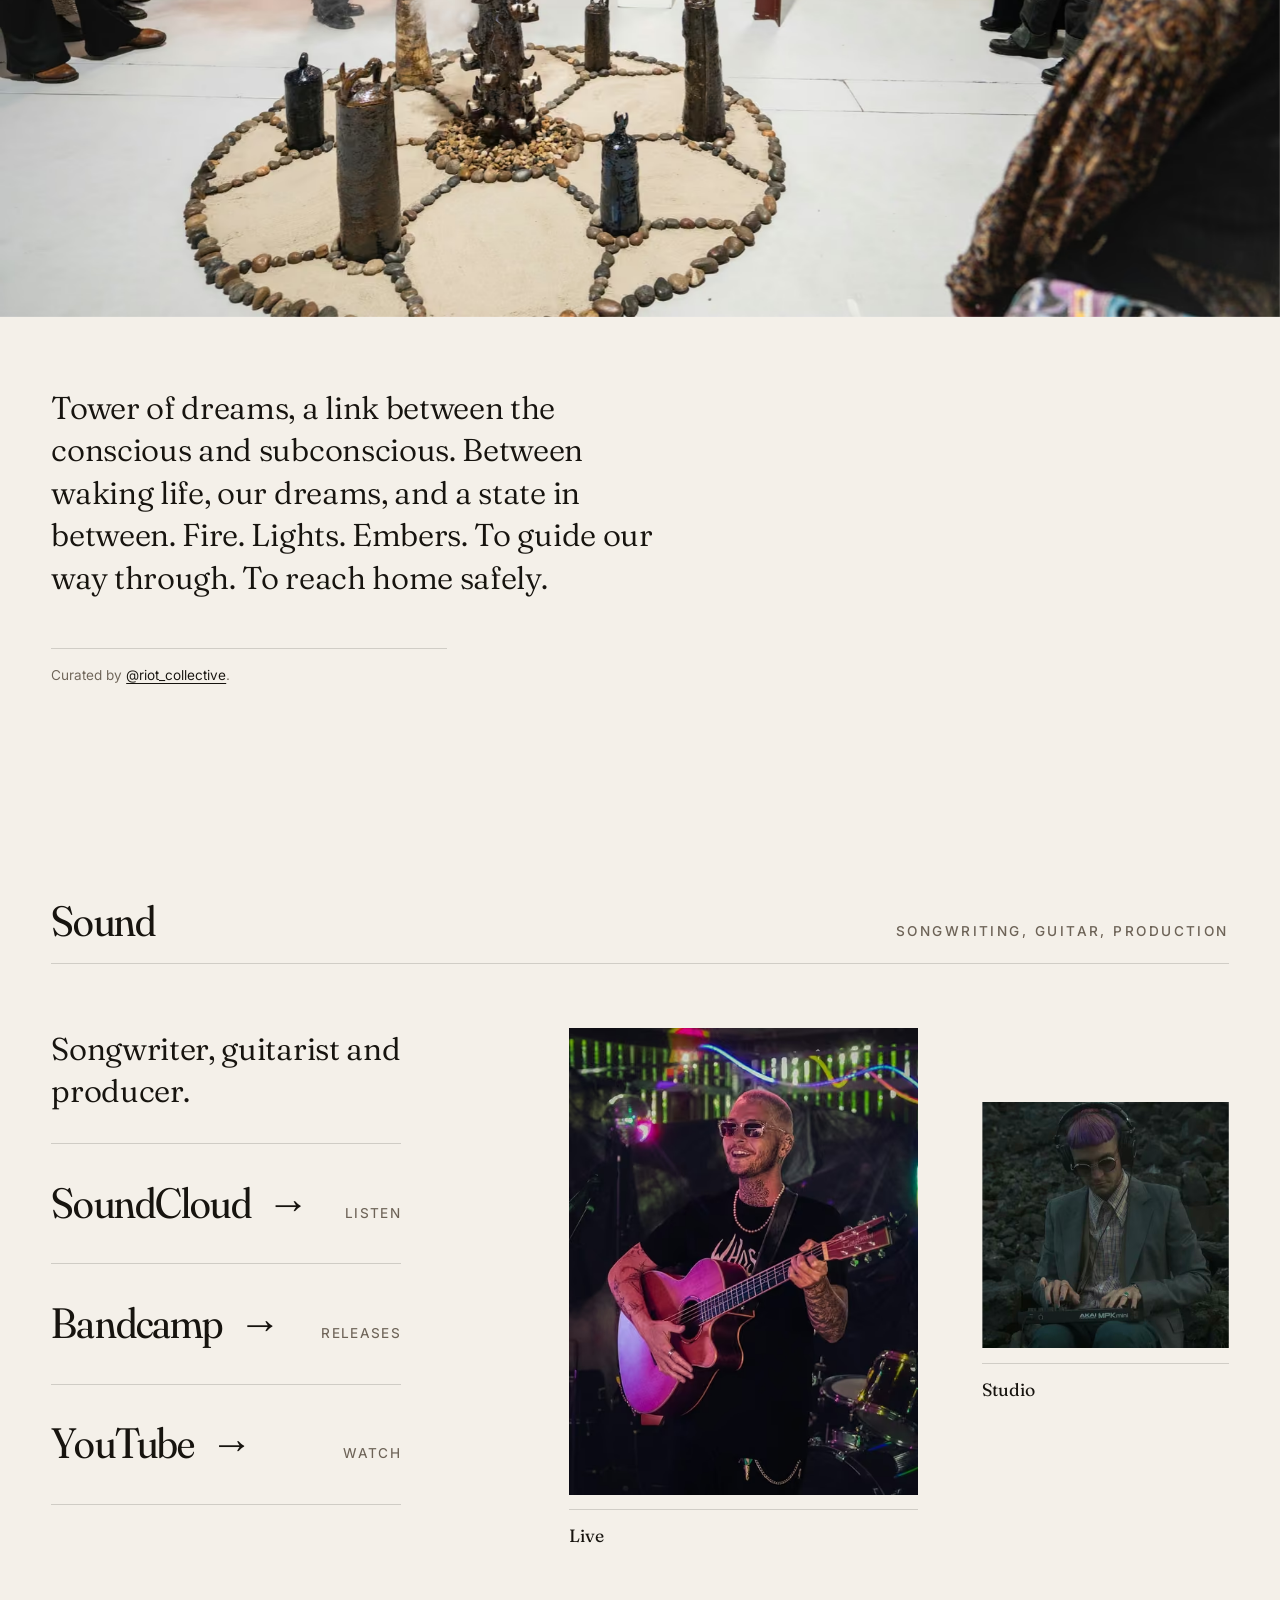
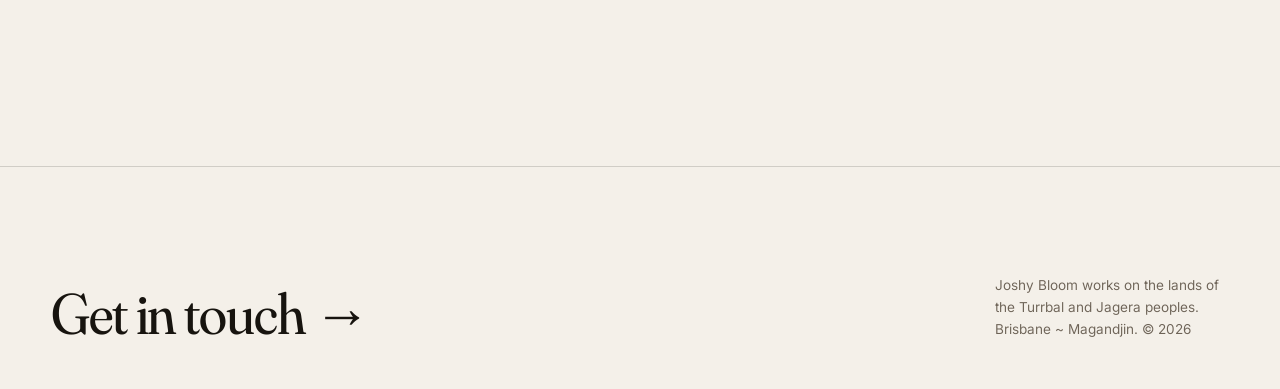
<file: public/index.html>
<!DOCTYPE html>
<html lang="en-AU" data-temp="bone">
<head>
<meta charset="utf-8">
<meta name="viewport" content="width=device-width, initial-scale=1">
<title>Joshy Bloom — Ceramics, Sculpture &amp; Music, Meanjin/Brisbane</title>
<meta name="description" content="Joshy Bloom is an artist based in Brisbane ~ Magandjin, working in ceramics, sculpture and music. Intuitive, material-led practice exploring fluid identity, culture, embodiment and human vulnerability.">

<meta property="og:type" content="website">
<meta property="og:title" content="Joshy Bloom — Ceramics, Sculpture &amp; Music">
<meta property="og:description" content="Artist based in Brisbane ~ Magandjin. Ceramics, sculpture and sound.">
<meta property="og:image" content="https://joshybloom.com/assets/img/opt/og-home.jpg">
<meta name="twitter:card" content="summary_large_image">

<link rel="canonical" href="https://joshybloom.com/">
<meta property="og:url" content="https://joshybloom.com/">
<meta property="og:site_name" content="Joshy Bloom">
<meta property="og:image:width" content="1200">
<meta property="og:image:height" content="630">
<meta property="og:locale" content="en_AU">
<link rel="preload" href="fonts/fraunces-latin.woff2" as="font" type="font/woff2" crossorigin>
<link rel="preload" href="fonts/inter-latin.woff2" as="font" type="font/woff2" crossorigin>
<link rel="stylesheet" href="css/styles.css">
<meta name="theme-color" content="#f4f0e9">
</head>

<body>
<a class="skip-link" href="#main">Skip to content</a>

<header class="masthead">
  <a class="wordmark" href="/">Joshy&nbsp;Bloom</a>
  <nav class="nav" aria-label="Primary">
    <ul>
      <li><a href="/" aria-current="page">Work</a></li>
      <li><a href="/calendar">Calendar</a></li>
      <li><a href="/contact">Contact</a></li>
    </ul>
  </nav>
</header>

<main id="main">

  <!-- ── hero ─────────────────────────────────────────────────────────── -->
  <section class="hero" data-temp-zone="bone">
    <div class="hero__grid">
      <div>
        <h1 class="hero__title display">
          <span class="line"><span style="--i:0">Joshy</span></span>
          <span class="line"><span style="--i:1">Bloom</span></span>
        </h1>
        <p class="hero__meta">
          <span class="eyebrow">Ceramics, Sculpture &amp; Music</span>
          <span class="eyebrow">Brisbane ~ Magandjin</span>
        </p>
      </div>

      <figure class="hero__figure">
        <picture>
          <source type="image/avif" sizes="(min-width: 60rem) 38vw, 100vw"
            srcset="assets/img/opt/vessel-sunlight-480.avif 480w, assets/img/opt/vessel-sunlight-800.avif 800w, assets/img/opt/vessel-sunlight-1200.avif 1200w, assets/img/opt/vessel-sunlight-1800.avif 1800w">
          <source type="image/webp" sizes="(min-width: 60rem) 38vw, 100vw"
            srcset="assets/img/opt/vessel-sunlight-480.webp 480w, assets/img/opt/vessel-sunlight-800.webp 800w, assets/img/opt/vessel-sunlight-1200.webp 1200w, assets/img/opt/vessel-sunlight-1800.webp 1800w">
          <img src="assets/img/opt/vessel-sunlight-1200.jpg" width="3024" height="4032"
            sizes="(min-width: 60rem) 38vw, 100vw"
            srcset="assets/img/opt/vessel-sunlight-480.jpg 480w, assets/img/opt/vessel-sunlight-800.jpg 800w, assets/img/opt/vessel-sunlight-1200.jpg 1200w, assets/img/opt/vessel-sunlight-1800.jpg 1800w"
            alt="A coil-built ceramic vessel with deeply ridged walls and a pale green-blue glaze, lit by hard direct sunlight."
            fetchpriority="high" decoding="async">
        </picture>
      </figure>
    </div>
  </section>

  <!-- ── statement ────────────────────────────────────────────────────── -->
  <section class="section shell" data-temp-zone="bone" aria-labelledby="statement-heading">
    <h2 id="statement-heading" class="visually-hidden">Statement</h2>
    <p class="lead reveal" style="max-width: 24ch;">
      Working primarily in ceramics and sculpture, a practice guided by intuition
      and material-led experimentation.
    </p>
    <div class="prose reveal" style="--delay: 120ms; margin-top: clamp(2rem, 5vw, 3.5rem);">
      <p>
        Cultivating from dreams and experiences, the work often investigates themes
        of fluid identity, exploration of culture, embodiment, and human vulnerability.
      </p>
      <p>
        Texture and form are treated as extensions of the earth itself.
      </p>
    </div>
  </section>

  <!-- ── selected work ────────────────────────────────────────────────── -->
  <section class="section shell" data-temp-zone="clay" aria-labelledby="work-heading">
    <div class="section-head reveal">
      <h2 id="work-heading" class="display">Selected work</h2>
      <p class="eyebrow">Ceramic &amp; sculpture</p>
    </div>

    <div class="work">

      <!-- TODO: replace descriptive captions with real titles, years, materials
           and dimensions. Only "Protected Spirits" and "Untitled" are confirmed. -->

      <figure class="work__item work__item--small reveal">
        <div class="frame" style="aspect-ratio: 4 / 5;">
          <picture>
            <source type="image/avif" sizes="(min-width: 48rem) 32vw, 100vw"
              srcset="assets/img/opt/protected-spirits-480.avif 480w, assets/img/opt/protected-spirits-800.avif 800w, assets/img/opt/protected-spirits-1200.avif 1200w">
            <source type="image/webp" sizes="(min-width: 48rem) 32vw, 100vw"
              srcset="assets/img/opt/protected-spirits-480.webp 480w, assets/img/opt/protected-spirits-800.webp 800w, assets/img/opt/protected-spirits-1200.webp 1200w">
            <img src="assets/img/opt/protected-spirits-800.jpg" width="2880" height="3600"
              sizes="(min-width: 48rem) 32vw, 100vw"
              srcset="assets/img/opt/protected-spirits-480.jpg 480w, assets/img/opt/protected-spirits-800.jpg 800w, assets/img/opt/protected-spirits-1200.jpg 1200w"
              alt="A hand-formed ceramic mask lying on purple cloth, its thick glaze pooling in glossy black, amber and cream across the brow and cheeks. The eye openings and mouth are cut irregularly. A dark metal bowl sits behind it."
              loading="lazy" decoding="async">
          </picture>
        </div>
        <figcaption>
          <span class="title">Protected Spirits</span>
          <span class="meta">2026 — Ceramic</span>
        </figcaption>
      </figure>

      <figure class="work__item work__item--tall reveal" style="--delay: 100ms;">
        <div class="frame" style="aspect-ratio: 1 / 1;">
          <picture>
            <source type="image/avif" sizes="(min-width: 48rem) 32vw, 100vw"
              srcset="assets/img/opt/vessels-four-480.avif 480w, assets/img/opt/vessels-four-800.avif 800w, assets/img/opt/vessels-four-1179.avif 1179w">
            <source type="image/webp" sizes="(min-width: 48rem) 32vw, 100vw"
              srcset="assets/img/opt/vessels-four-480.webp 480w, assets/img/opt/vessels-four-800.webp 800w, assets/img/opt/vessels-four-1179.webp 1179w">
            <img src="assets/img/opt/vessels-four-800.jpg" width="1179" height="1159"
              sizes="(min-width: 48rem) 32vw, 100vw"
              srcset="assets/img/opt/vessels-four-480.jpg 480w, assets/img/opt/vessels-four-800.jpg 800w, assets/img/opt/vessels-four-1179.jpg 1179w"
              alt="Seven ridged ceramic vessels of varying height grouped on a pale surface, casting long hard shadows. Glazes range from near-black gloss to olive and pooled amber."
              loading="lazy" decoding="async">
          </picture>
        </div>
        <figcaption>
          <span class="title">Vessels</span>
          <span class="meta">Ceramic</span>
        </figcaption>
      </figure>

      <figure class="work__item work__item--left reveal" style="--delay: 100ms;">
        <div class="frame" style="aspect-ratio: 3 / 4;">
          <picture>
            <source type="image/avif" sizes="(min-width: 48rem) 32vw, 100vw"
              srcset="assets/img/opt/vessel-untitled-2026-480.avif 480w, assets/img/opt/vessel-untitled-2026-800.avif 800w, assets/img/opt/vessel-untitled-2026-1200.avif 1200w">
            <source type="image/webp" sizes="(min-width: 48rem) 32vw, 100vw"
              srcset="assets/img/opt/vessel-untitled-2026-480.webp 480w, assets/img/opt/vessel-untitled-2026-800.webp 800w, assets/img/opt/vessel-untitled-2026-1200.webp 1200w">
            <img src="assets/img/opt/vessel-untitled-2026-800.jpg" width="3024" height="4032"
              sizes="(min-width: 48rem) 32vw, 100vw"
              srcset="assets/img/opt/vessel-untitled-2026-480.jpg 480w, assets/img/opt/vessel-untitled-2026-800.jpg 800w, assets/img/opt/vessel-untitled-2026-1200.jpg 1200w"
              alt="A ridged, tapering ceramic form with a mottled green and pale blue surface, resting on a white gallery plinth against a dark wall."
              loading="lazy" decoding="async">
          </picture>
        </div>
        <figcaption>
          <span class="title">Untitled</span>
          <span class="meta">2026 — Sold</span>
        </figcaption>
      </figure>

      <!-- The same form before and after the kiln. -->
      <figure class="work__item work__item--offset reveal">
        <div class="diptych">
          <div class="frame" style="aspect-ratio: 3 / 4;">
            <picture>
              <source type="image/avif" sizes="(min-width: 48rem) 24vw, 50vw"
                srcset="assets/img/opt/sculpture-unfired-480.avif 480w, assets/img/opt/sculpture-unfired-800.avif 800w, assets/img/opt/sculpture-unfired-1200.avif 1200w">
              <source type="image/webp" sizes="(min-width: 48rem) 24vw, 50vw"
                srcset="assets/img/opt/sculpture-unfired-480.webp 480w, assets/img/opt/sculpture-unfired-800.webp 800w, assets/img/opt/sculpture-unfired-1200.webp 1200w">
              <img src="assets/img/opt/sculpture-unfired-800.jpg" width="3024" height="4032"
                sizes="(min-width: 48rem) 24vw, 50vw"
                srcset="assets/img/opt/sculpture-unfired-480.jpg 480w, assets/img/opt/sculpture-unfired-800.jpg 800w, assets/img/opt/sculpture-unfired-1200.jpg 1200w"
                alt="An unfired clay sculpture, raw brown and hand-formed into a curling organic shape, mounted on a white shelf."
                loading="lazy" decoding="async">
            </picture>
          </div>
          <div class="frame" style="aspect-ratio: 3 / 4;">
            <picture>
              <source type="image/avif" sizes="(min-width: 48rem) 24vw, 50vw"
                srcset="assets/img/opt/sculpture-fired-480.avif 480w, assets/img/opt/sculpture-fired-800.avif 800w, assets/img/opt/sculpture-fired-1200.avif 1200w">
              <source type="image/webp" sizes="(min-width: 48rem) 24vw, 50vw"
                srcset="assets/img/opt/sculpture-fired-480.webp 480w, assets/img/opt/sculpture-fired-800.webp 800w, assets/img/opt/sculpture-fired-1200.webp 1200w">
              <img src="assets/img/opt/sculpture-fired-800.jpg" width="3024" height="4032"
                sizes="(min-width: 48rem) 24vw, 50vw"
                srcset="assets/img/opt/sculpture-fired-480.jpg 480w, assets/img/opt/sculpture-fired-800.jpg 800w, assets/img/opt/sculpture-fired-1200.jpg 1200w"
                alt="The same sculpture after firing, its surface now pale and scorched with dark iron blooms, on a white shelf against a grey wall."
                loading="lazy" decoding="async">
            </picture>
          </div>
        </div>
        <figcaption>
          <span class="title">Before firing and glazed finished piece</span>
          <span class="meta">Unfired / Fired</span>
        </figcaption>
      </figure>

      <figure class="work__item work__item--right reveal" style="--delay: 100ms;">
        <div class="frame" style="aspect-ratio: 2 / 3;">
          <picture>
            <source type="image/avif" sizes="(min-width: 48rem) 48vw, 100vw"
              srcset="assets/img/opt/smoke-totem-480.avif 480w, assets/img/opt/smoke-totem-800.avif 800w, assets/img/opt/smoke-totem-1200.avif 1200w, assets/img/opt/smoke-totem-1800.avif 1800w">
            <source type="image/webp" sizes="(min-width: 48rem) 48vw, 100vw"
              srcset="assets/img/opt/smoke-totem-480.webp 480w, assets/img/opt/smoke-totem-800.webp 800w, assets/img/opt/smoke-totem-1200.webp 1200w, assets/img/opt/smoke-totem-1800.webp 1800w">
            <img src="assets/img/opt/smoke-totem-1200.jpg" width="5148" height="7722"
              sizes="(min-width: 48rem) 48vw, 100vw"
              srcset="assets/img/opt/smoke-totem-480.jpg 480w, assets/img/opt/smoke-totem-800.jpg 800w, assets/img/opt/smoke-totem-1200.jpg 1200w, assets/img/opt/smoke-totem-1800.jpg 1800w"
              alt="A tall dark ceramic column studded with small candles, standing in a ring of stones as smoke rises around it."
              loading="lazy" decoding="async">
          </picture>
        </div>
        <figcaption>
          <span class="title">Tower of Dreams</span>
          <span class="meta">2022 — NFS</span>
        </figcaption>
      </figure>

    </div>
  </section>

  <!-- ── process ──────────────────────────────────────────────────────────
       Joshy's own words, reproduced verbatim. Do not copy-edit this passage.
       TODO: this still image is a placeholder for the original video, which
       @spotwillows shot, scored and edited. Swap it when the video is ready. -->
  <section class="section shell" data-temp-zone="clay" aria-labelledby="process-heading">
    <div class="section-head reveal">
      <h2 id="process-heading" class="display">At the beach</h2>
      <p class="eyebrow">Process</p>
    </div>

    <div class="process">
      <figure class="process__figure reveal">
        <div class="frame" style="aspect-ratio: 3 / 2;">
          <picture>
            <source type="image/avif" sizes="(min-width: 55rem) 48vw, 100vw"
              srcset="assets/img/opt/process-beach-480.avif 480w, assets/img/opt/process-beach-800.avif 800w, assets/img/opt/process-beach-1200.avif 1200w, assets/img/opt/process-beach-1800.avif 1800w">
            <source type="image/webp" sizes="(min-width: 55rem) 48vw, 100vw"
              srcset="assets/img/opt/process-beach-480.webp 480w, assets/img/opt/process-beach-800.webp 800w, assets/img/opt/process-beach-1200.webp 1200w, assets/img/opt/process-beach-1800.webp 1800w">
            <img src="assets/img/opt/process-beach-1200.jpg" width="5117" height="3411"
              sizes="(min-width: 55rem) 48vw, 100vw"
              srcset="assets/img/opt/process-beach-480.jpg 480w, assets/img/opt/process-beach-800.jpg 800w, assets/img/opt/process-beach-1200.jpg 1200w, assets/img/opt/process-beach-1800.jpg 1800w"
              alt="Joshy crouched barefoot on dark coastal rocks under an open blue sky, working a piece of clay in both hands with tools laid out on the stone beside them."
              loading="lazy" decoding="async">
          </picture>
        </div>
      </figure>

      <div class="process__body reveal" style="--delay: 120ms;">
        <p>
          As I'm sitting here, immersed into this natural space, where my toes feel
          the sand and this clay in my hands. I am creating with the intention to enjoy
          the process. My mind wanders, but not too far, because the sound of my
          surroundings keep bringing me back to the present. And now its a space to
          indulge in. The pleasures of what feels good and what feels close to me.
        </p>
        <p>
          I love these moments, because all the noise just softly leaves me, and all
          the voices just wither away. The elements of nature expand the practice, as
          I feel the textures of these rocks, the shells, it feels natural to create
          imprints on the clay. Pressing down. Rubbing the clay on these rocks.
        </p>
        <p>
          I hop around, feeding my hands into these rock pools, and observing the
          spaces in between. I smile as I am intrigued with what I find on the beach.
          The different colours in the shells, the different points and shapes. And
          same goes for these sticks and stones that I collect and use.
        </p>
        <p>
          It was a childlike curiosity that led me here. Is this what it feels like
          to be immersed into something? So many thoughts and so many feelings arise
          here. But one thing for sure &mdash; is that this brings me joy. And I need
          to keep practicing and playing like this.
        </p>

        <p class="credit">
          Videography, sound and edit by
          <a href="https://www.instagram.com/spotwillows/" rel="noopener">@spotwillows</a>.
        </p>
      </div>
    </div>
  </section>

  <!-- ── installation, full bleed ─────────────────────────────────────── -->
  <section class="section" data-temp-zone="ash" aria-labelledby="installation-heading"
           style="padding-inline: 0;">
    <div class="shell">
      <div class="section-head reveal">
        <h2 id="installation-heading" class="display">The Tower of Dreams</h2>
        <p class="eyebrow">Installation — 2022</p>
      </div>
    </div>

    <div class="bleed reveal">
      <div class="bleed__frame">
        <picture>
          <source type="image/avif" sizes="100vw"
            srcset="assets/img/opt/tower-of-dreams-480.avif 480w, assets/img/opt/tower-of-dreams-800.avif 800w, assets/img/opt/tower-of-dreams-1200.avif 1200w, assets/img/opt/tower-of-dreams-1800.avif 1800w, assets/img/opt/tower-of-dreams-2400.avif 2400w">
          <source type="image/webp" sizes="100vw"
            srcset="assets/img/opt/tower-of-dreams-480.webp 480w, assets/img/opt/tower-of-dreams-800.webp 800w, assets/img/opt/tower-of-dreams-1200.webp 1200w, assets/img/opt/tower-of-dreams-1800.webp 1800w, assets/img/opt/tower-of-dreams-2400.webp 2400w">
          <img src="assets/img/opt/tower-of-dreams-1800.jpg" width="3000" height="2000"
            sizes="100vw"
            srcset="assets/img/opt/tower-of-dreams-480.jpg 480w, assets/img/opt/tower-of-dreams-800.jpg 800w, assets/img/opt/tower-of-dreams-1200.jpg 1200w, assets/img/opt/tower-of-dreams-1800.jpg 1800w"
            alt="A warehouse gallery where seven dark ceramic works are arranged in a circle of stones on the floor around a central plinth, with an audience standing in a ring watching."
            loading="lazy" decoding="async" data-parallax="7">
        </picture>
      </div>
      <div class="bleed__caption">
        <p class="bleed__statement">
          Tower of dreams, a link between the conscious and subconscious. Between
          waking life, our dreams, and a state in between. Fire. Lights. Embers.
          To guide our way through. To reach home safely.
        </p>
        <p class="credit">
          Curated by
          <a href="https://www.instagram.com/riot_collective/" rel="noopener">@riot_collective</a>.
          <!-- TODO: venue and city for this installation. -->
        </p>
      </div>
    </div>
  </section>

  <!-- ── sound ────────────────────────────────────────────────────────── -->
  <section class="section shell" data-temp-zone="ember" aria-labelledby="sound-heading">
    <div class="section-head reveal">
      <h2 id="sound-heading" class="display">Sound</h2>
      <p class="eyebrow">Songwriting, guitar, production</p>
    </div>

    <div class="sound__grid">
      <div class="sound__text">
        <p class="lead reveal">Songwriter, guitarist and producer.</p>
        <ul class="links reveal" style="--delay: 120ms;">
          <li>
            <a href="https://soundcloud.com/user-360587830" rel="me noopener">
              SoundCloud <span class="arrow" aria-hidden="true">→</span>
              <span class="where">Listen</span>
            </a>
          </li>
          <li>
            <a href="https://joshybloom.bandcamp.com" rel="me noopener">
              Bandcamp <span class="arrow" aria-hidden="true">→</span>
              <span class="where">Releases</span>
            </a>
          </li>
          <li>
            <a href="https://www.youtube.com/@joshybloom" rel="me noopener">
              YouTube <span class="arrow" aria-hidden="true">→</span>
              <span class="where">Watch</span>
            </a>
          </li>
        </ul>
      </div>

      <figure class="sound__a reveal">
        <div class="frame" style="aspect-ratio: 3 / 4;">
          <picture>
            <source type="image/avif" sizes="(min-width: 48rem) 32vw, 100vw"
              srcset="assets/img/opt/live-guitar-480.avif 480w, assets/img/opt/live-guitar-800.avif 800w">
            <source type="image/webp" sizes="(min-width: 48rem) 32vw, 100vw"
              srcset="assets/img/opt/live-guitar-480.webp 480w, assets/img/opt/live-guitar-800.webp 800w">
            <img src="assets/img/opt/live-guitar-800.jpg" width="809" height="1080"
              sizes="(min-width: 48rem) 32vw, 100vw"
              srcset="assets/img/opt/live-guitar-480.jpg 480w, assets/img/opt/live-guitar-800.jpg 800w"
              alt="Joshy playing an acoustic guitar on stage, lit in deep magenta, with a drum kit and green stage lights behind."
              loading="lazy" decoding="async">
          </picture>
        </div>
        <figcaption><span class="title">Live</span></figcaption>
      </figure>

      <figure class="sound__b reveal" style="--delay: 140ms;">
        <div class="frame" style="aspect-ratio: 1 / 1;">
          <picture>
            <source type="image/avif" sizes="(min-width: 48rem) 24vw, 100vw"
              srcset="assets/img/opt/studio-keys-480.avif 480w, assets/img/opt/studio-keys-800.avif 800w, assets/img/opt/studio-keys-1001.avif 1001w">
            <source type="image/webp" sizes="(min-width: 48rem) 24vw, 100vw"
              srcset="assets/img/opt/studio-keys-480.webp 480w, assets/img/opt/studio-keys-800.webp 800w, assets/img/opt/studio-keys-1001.webp 1001w">
            <img src="assets/img/opt/studio-keys-800.jpg" width="1001" height="1025"
              sizes="(min-width: 48rem) 24vw, 100vw"
              srcset="assets/img/opt/studio-keys-480.jpg 480w, assets/img/opt/studio-keys-800.jpg 800w, assets/img/opt/studio-keys-1001.jpg 1001w"
              alt="Joshy in a tailored suit and over-ear headphones, playing a small MIDI keyboard while seated on a bed of grey stones."
              loading="lazy" decoding="async">
          </picture>
        </div>
        <figcaption><span class="title">Studio</span></figcaption>
      </figure>
    </div>
  </section>

</main>

<footer class="footer" data-temp-zone="ember">
  <div class="shell footer__grid">
    <p class="display" style="font-size: var(--step-4);">
      <a href="/contact" style="text-decoration: none;">
        Get in touch <span class="arrow" aria-hidden="true">→</span>
      </a>
    </p>
    <p class="footer__note">
      Joshy Bloom works on the lands of the Turrbal and Jagera peoples.
      Brisbane ~ Magandjin. &copy; <span data-year>2026</span>
    </p>
  </div>
</footer>

<script src="js/main.js" defer></script>
</body>
</html>
</file>
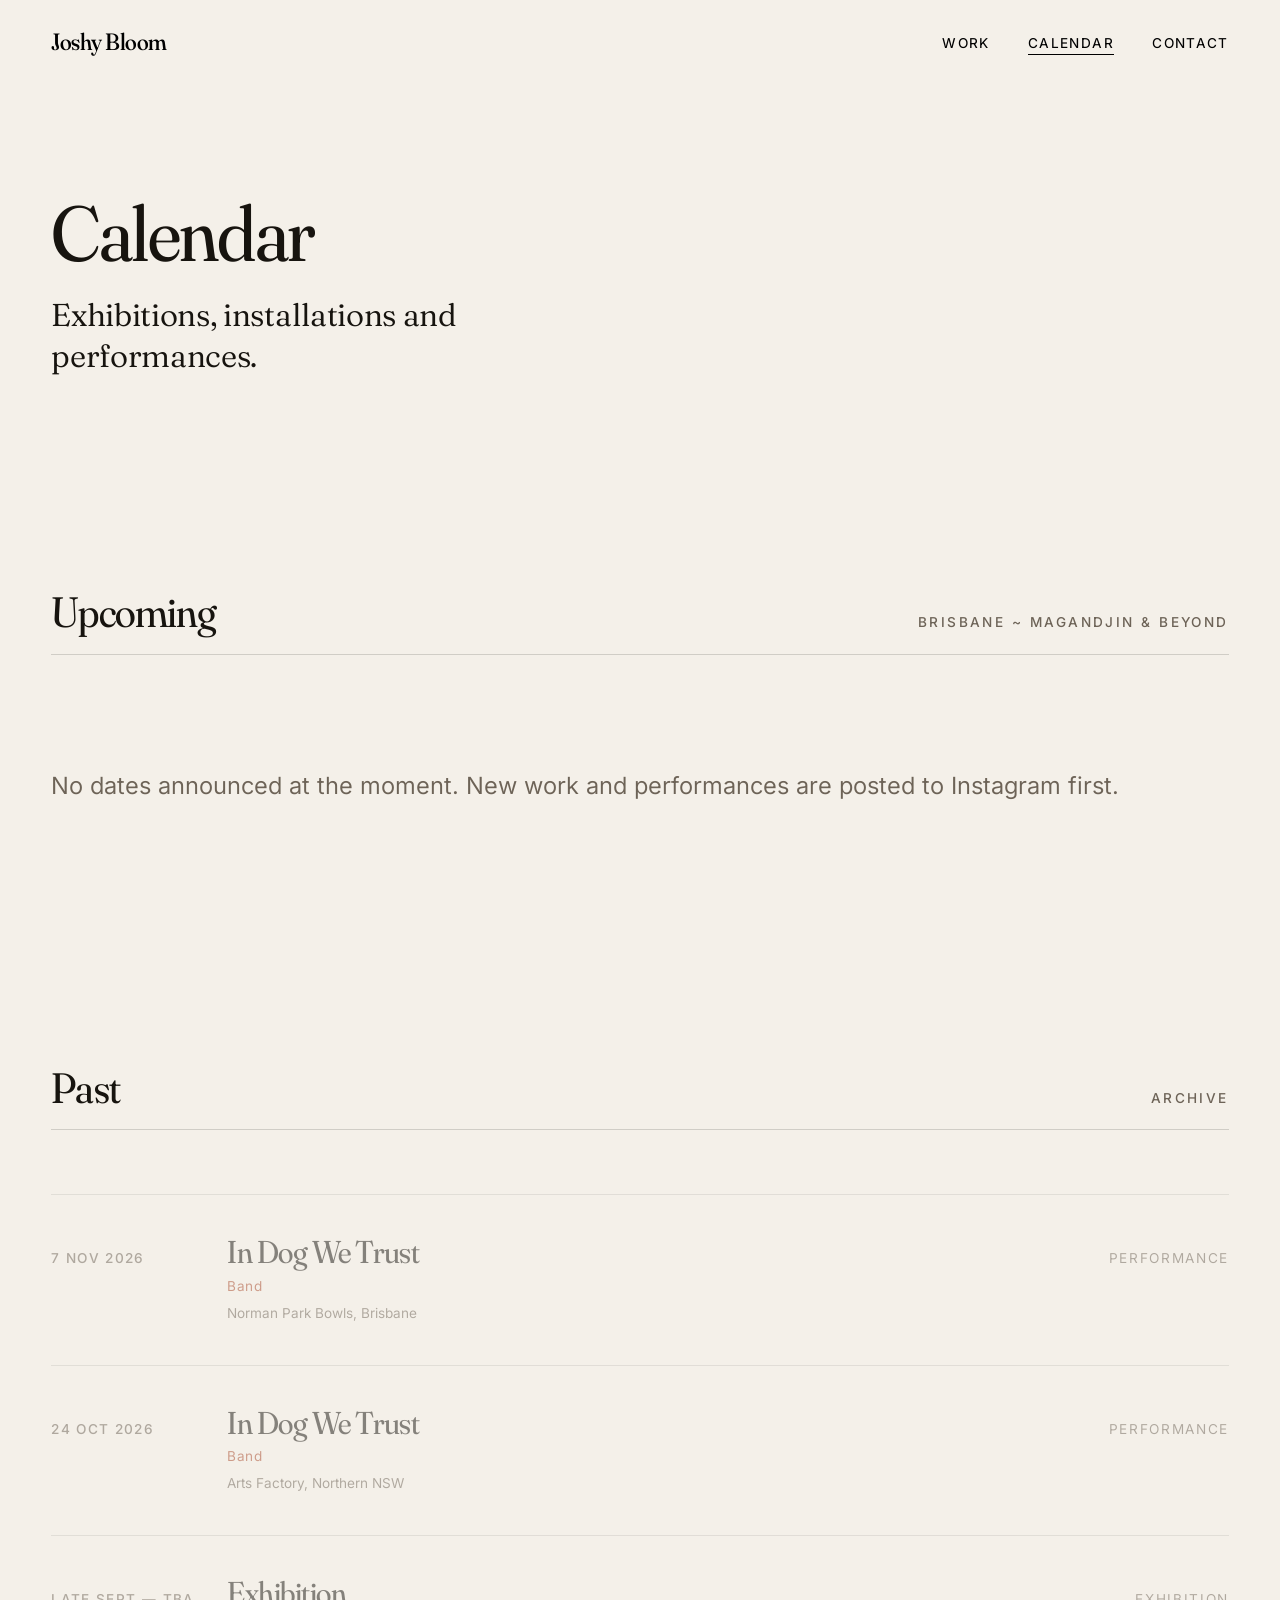
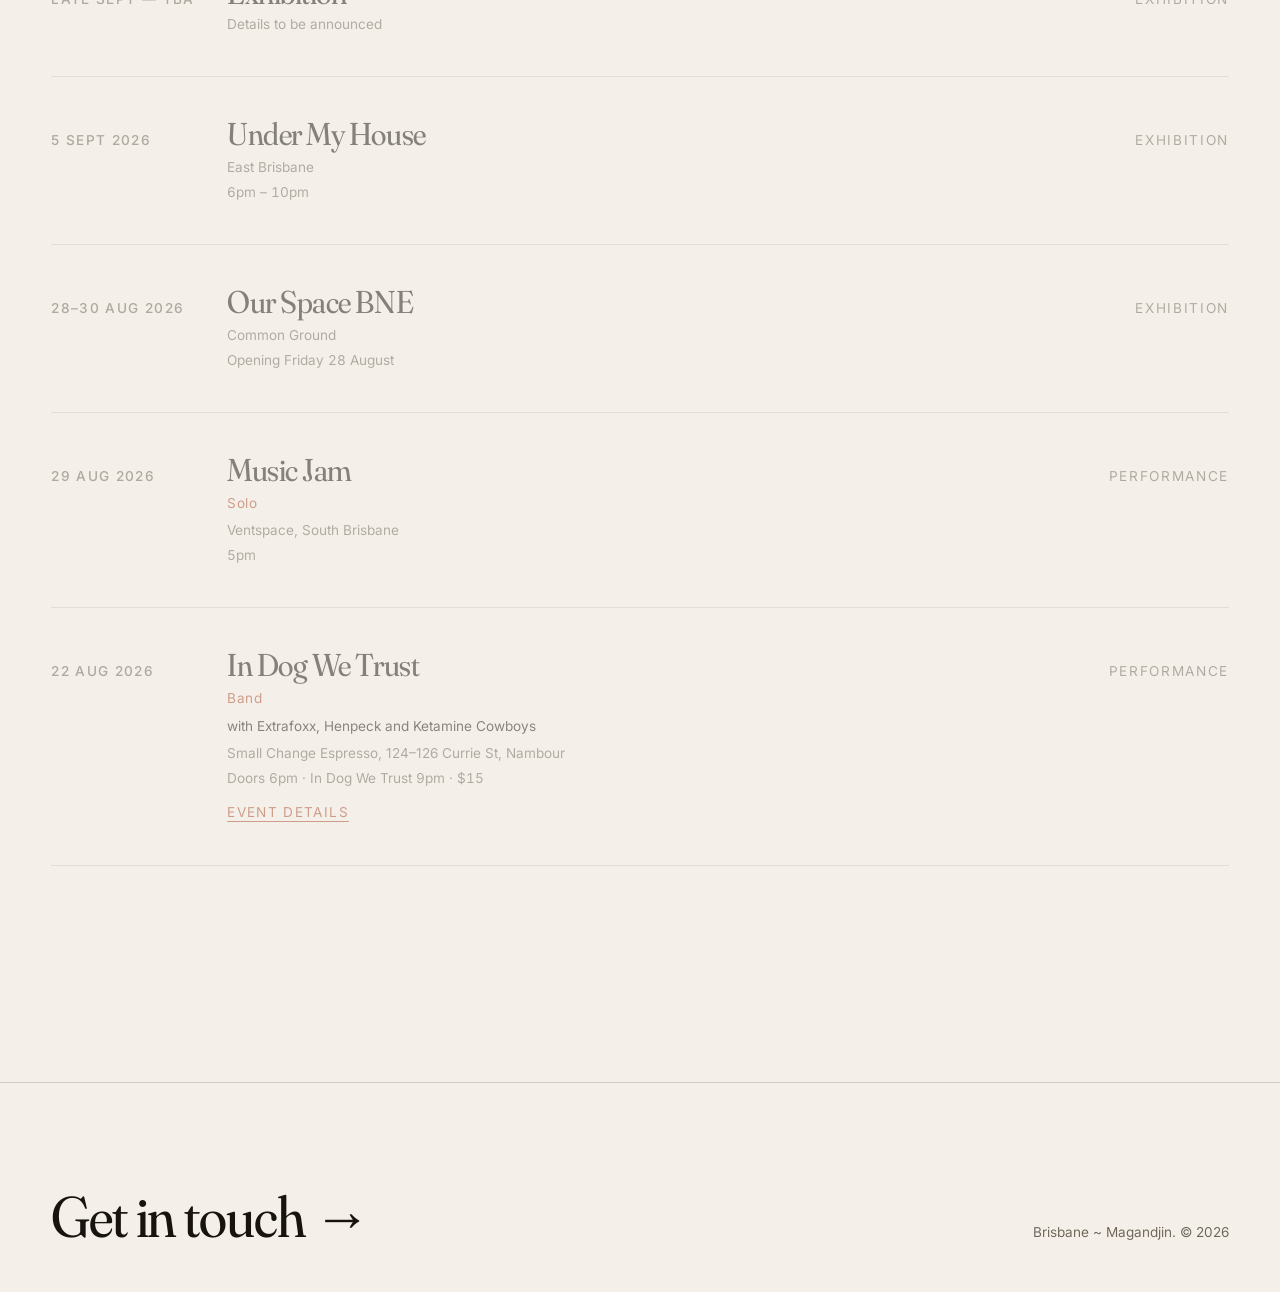
<file: calendar.html>
<!DOCTYPE html>
<html lang="en-AU" data-temp="bone">
<head>
<meta charset="utf-8">
<meta name="viewport" content="width=device-width, initial-scale=1">
<title>Calendar — Joshy Bloom</title>
<meta name="description" content="Upcoming exhibitions, installations and performances by Joshy Bloom.">
<meta property="og:title" content="Calendar — Joshy Bloom">
<meta property="og:image" content="assets/img/opt/tower-of-dreams-1200.jpg">

<link rel="preload" href="fonts/fraunces-latin.woff2" as="font" type="font/woff2" crossorigin>
<link rel="preload" href="fonts/inter-latin.woff2" as="font" type="font/woff2" crossorigin>
<link rel="stylesheet" href="css/styles.css">
<meta name="theme-color" content="#f4f0e9">
</head>

<body>
<a class="skip-link" href="#main">Skip to content</a>

<header class="masthead">
  <a class="wordmark" href="index.html">Joshy&nbsp;Bloom</a>
  <nav class="nav" aria-label="Primary">
    <ul>
      <li><a href="index.html">Work</a></li>
      <li><a href="calendar.html" aria-current="page">Calendar</a></li>
      <li><a href="contact.html">Contact</a></li>
    </ul>
  </nav>
</header>

<main id="main">

  <section class="section shell" data-temp-zone="bone" style="padding-block-start: clamp(8rem, 22vh, 14rem);">
    <h1 class="display" style="font-size: var(--step-5);">Calendar</h1>
    <p class="lead reveal" style="--delay: 100ms; max-width: 26ch; margin-top: 1.5rem;">
      Exhibitions, installations and performances.
    </p>
  </section>

  <section class="section shell" data-temp-zone="clay" aria-labelledby="upcoming-heading">
    <div class="section-head">
      <h2 id="upcoming-heading" class="display">Upcoming</h2>
      <p class="eyebrow">Brisbane ~ Magandjin &amp; beyond</p>
    </div>

    <!-- ══════════════════════════════════════════════════════════════════
         Events are authored here as plain HTML, so they render with or
         without JavaScript and cannot fail to load. main.js only sorts them
         and moves anything past into the archive below.

         To add a date, copy one <li> block. Only three things matter:
           <time datetime="YYYY-MM-DD">  a confirmed date
           data-sort="YYYY-MM-DD"        ordering for a date that is not yet
                                         confirmed — never displayed, and no
                                         claim is made about it
           data-until="YYYY-MM-DD"       last day of a run, so a multi-day
                                         show does not archive on day one
         Drop the <time> and use data-sort alone for anything still TBA.
         Every <p> inside the middle <div> is optional.
         ══════════════════════════════════════════════════════════════════ -->
    <ul class="events" data-events="upcoming">

      <li>
        <article class="event">
          <time class="event__date" datetime="2026-08-22">22 Aug 2026</time>
          <div>
            <h3 class="event__title">In Dog We Trust</h3>
            <p class="event__role">Band</p>
            <p class="event__lineup">with Extrafoxx, Henpeck and Ketamine Cowboys</p>
            <p class="event__where">Small Change Espresso, 124&ndash;126 Currie St, Nambour</p>
            <p class="event__details">Doors 6pm &middot; In Dog We Trust 9pm &middot; $15</p>
            <a class="event__link" rel="noopener"
               href="https://facebook.com/events/s/in-dog-we-trust-extrafoxx-henp/1360490772876171/">Event details</a>
          </div>
          <p class="event__kind">Performance</p>
        </article>
      </li>

      <li>
        <article class="event">
          <time class="event__date" datetime="2026-08-28" data-until="2026-08-30">28&ndash;30 Aug 2026</time>
          <div>
            <h3 class="event__title">Our Space BNE</h3>
            <p class="event__where">Common Ground</p>
            <p class="event__details">Opening Friday 28 August</p>
          </div>
          <p class="event__kind">Exhibition</p>
        </article>
      </li>

      <li>
        <article class="event">
          <time class="event__date" datetime="2026-08-29">29 Aug 2026</time>
          <div>
            <h3 class="event__title">Music Jam</h3>
            <p class="event__role">Solo</p>
            <p class="event__where">Ventspace, South Brisbane</p>
            <p class="event__details">5pm</p>
          </div>
          <p class="event__kind">Performance</p>
        </article>
      </li>

      <li>
        <article class="event">
          <time class="event__date" datetime="2026-09-05">5 Sept 2026</time>
          <div>
            <h3 class="event__title">Under My House</h3>
            <p class="event__where">East Brisbane</p>
            <p class="event__details">6pm &ndash; 10pm</p>
          </div>
          <p class="event__kind">Exhibition</p>
        </article>
      </li>

      <!-- Date not yet announced. data-sort only orders it; nothing is claimed. -->
      <li>
        <article class="event">
          <p class="event__date" data-sort="2026-09-30">Late Sept &mdash; TBA</p>
          <div>
            <h3 class="event__title">Exhibition</h3>
            <p class="event__details">Details to be announced</p>
          </div>
          <p class="event__kind">Exhibition</p>
        </article>
      </li>

      <li>
        <article class="event">
          <time class="event__date" datetime="2026-10-24">24 Oct 2026</time>
          <div>
            <h3 class="event__title">In Dog We Trust</h3>
            <p class="event__role">Band</p>
            <p class="event__where">Arts Factory, Northern NSW</p>
          </div>
          <p class="event__kind">Performance</p>
        </article>
      </li>

      <li>
        <article class="event">
          <time class="event__date" datetime="2026-11-07">7 Nov 2026</time>
          <div>
            <h3 class="event__title">In Dog We Trust</h3>
            <p class="event__role">Band</p>
            <p class="event__where">Norman Park Bowls, Brisbane</p>
          </div>
          <p class="event__kind">Performance</p>
        </article>
      </li>

    </ul>

    <p class="empty-state" data-events-status role="status" hidden></p>
  </section>

  <section class="section shell" data-temp-zone="ash" data-archive hidden
           aria-labelledby="past-heading">
    <div class="section-head">
      <h2 id="past-heading" class="display">Past</h2>
      <p class="eyebrow">Archive</p>
    </div>
    <ul class="events" data-events="past"></ul>
  </section>

</main>

<footer class="footer" data-temp-zone="ember">
  <div class="shell footer__grid">
    <p class="display" style="font-size: var(--step-4);">
      <a href="contact.html" style="text-decoration: none;">
        Get in touch <span class="arrow" aria-hidden="true">→</span>
      </a>
    </p>
    <p class="footer__note">
      Brisbane ~ Magandjin. &copy; <span data-year>2026</span>
    </p>
  </div>
</footer>

<script src="js/main.js" defer></script>
</body>
</html>
</file>
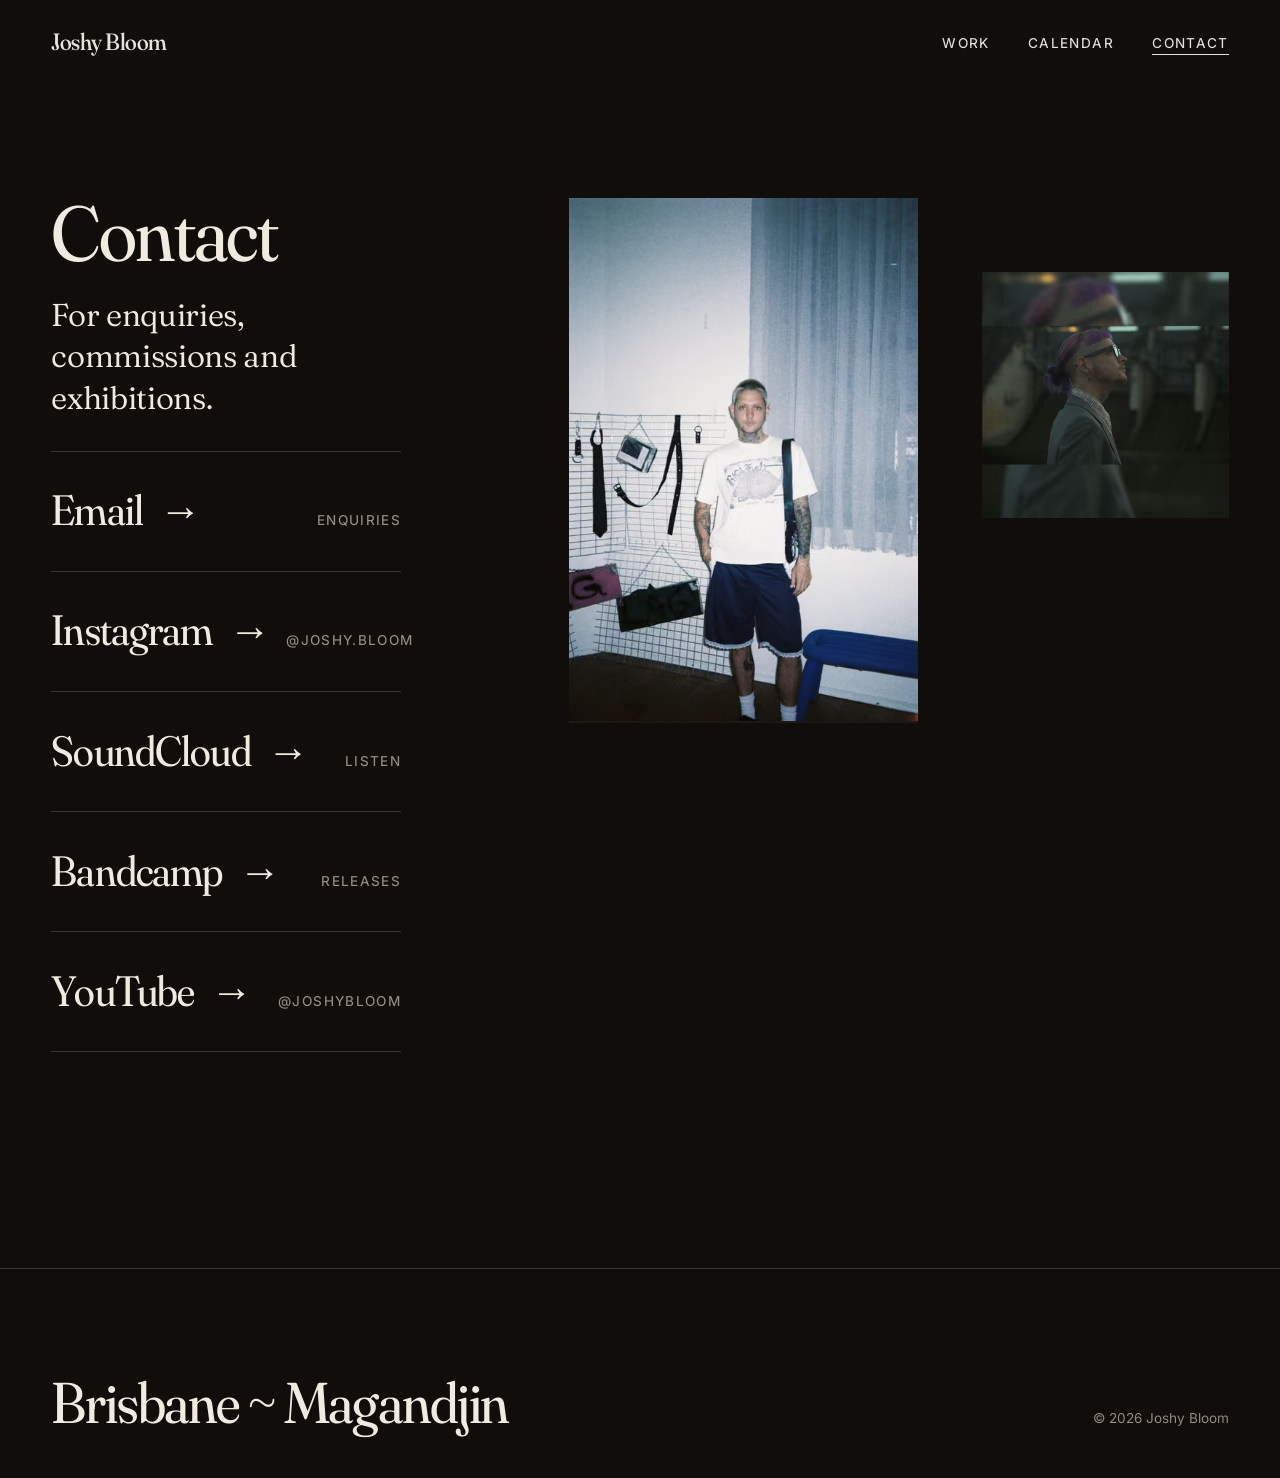
<file: contact.html>
<!DOCTYPE html>
<html lang="en-AU" data-temp="ember">
<head>
<meta charset="utf-8">
<meta name="viewport" content="width=device-width, initial-scale=1">
<title>Contact — Joshy Bloom</title>
<meta name="description" content="Contact Joshy Bloom — enquiries, commissions and listening links.">
<meta property="og:title" content="Contact — Joshy Bloom">
<meta property="og:image" content="assets/img/opt/portrait-profile-1200.jpg">

<link rel="preload" href="fonts/fraunces-latin.woff2" as="font" type="font/woff2" crossorigin>
<link rel="preload" href="fonts/inter-latin.woff2" as="font" type="font/woff2" crossorigin>
<link rel="stylesheet" href="css/styles.css">
<meta name="theme-color" content="#100d0b">
</head>

<body>
<a class="skip-link" href="#main">Skip to content</a>

<header class="masthead">
  <a class="wordmark" href="index.html">Joshy&nbsp;Bloom</a>
  <nav class="nav" aria-label="Primary">
    <ul>
      <li><a href="index.html">Work</a></li>
      <li><a href="calendar.html">Calendar</a></li>
      <li><a href="contact.html" aria-current="page">Contact</a></li>
    </ul>
  </nav>
</header>

<main id="main">

  <section class="section shell" data-temp-zone="ember" style="padding-block-start: clamp(8rem, 22vh, 14rem);">
    <div class="sound__grid">
      <div class="sound__text" style="position: static;">
        <h1 class="display" style="font-size: var(--step-5);">Contact</h1>
        <p class="lead reveal" style="--delay: 100ms; max-width: 24ch; margin-top: 1.5rem;">
          For enquiries, commissions and exhibitions.
        </p>

        <ul class="links reveal" style="--delay: 160ms;">
          <li>
            <a href="mailto:j89landicho@hotmail.com">
              Email <span class="arrow" aria-hidden="true">→</span>
              <span class="where">Enquiries</span>
            </a>
          </li>
          <li>
            <a href="https://www.instagram.com/joshy.bloom/" rel="me noopener">
              Instagram <span class="arrow" aria-hidden="true">→</span>
              <span class="where">@joshy.bloom</span>
            </a>
          </li>
          <li>
            <a href="https://soundcloud.com/user-360587830" rel="me noopener">
              SoundCloud <span class="arrow" aria-hidden="true">→</span>
              <span class="where">Listen</span>
            </a>
          </li>

          <li>
            <a href="https://joshybloom.bandcamp.com" rel="me noopener">
              Bandcamp <span class="arrow" aria-hidden="true">→</span>
              <span class="where">Releases</span>
            </a>
          </li>
          <li>
            <a href="https://www.youtube.com/@joshybloom" rel="me noopener">
              YouTube <span class="arrow" aria-hidden="true">→</span>
              <span class="where">@joshybloom</span>
            </a>
          </li>
        </ul>
      </div>

      <figure class="sound__a reveal" style="--delay: 200ms;">
        <div class="frame" style="aspect-ratio: 2 / 3;">
          <picture>
            <source type="image/avif" sizes="(min-width: 48rem) 32vw, 100vw"
              srcset="assets/img/opt/portrait-full-480.avif 480w, assets/img/opt/portrait-full-800.avif 800w, assets/img/opt/portrait-full-1200.avif 1200w">
            <source type="image/webp" sizes="(min-width: 48rem) 32vw, 100vw"
              srcset="assets/img/opt/portrait-full-480.webp 480w, assets/img/opt/portrait-full-800.webp 800w, assets/img/opt/portrait-full-1200.webp 1200w">
            <img src="assets/img/opt/portrait-full-800.jpg" width="2433" height="3637"
              sizes="(min-width: 48rem) 32vw, 100vw"
              srcset="assets/img/opt/portrait-full-480.jpg 480w, assets/img/opt/portrait-full-800.jpg 800w, assets/img/opt/portrait-full-1200.jpg 1200w"
              alt="Joshy standing in a white-tiled room in front of a pegboard hung with tools, wearing a printed t-shirt and shorts."
              loading="lazy" decoding="async">
          </picture>
        </div>
      </figure>

      <figure class="sound__b reveal" style="--delay: 260ms;">
        <div class="frame" style="aspect-ratio: 1 / 1;">
          <picture>
            <source type="image/avif" sizes="(min-width: 48rem) 24vw, 100vw"
              srcset="assets/img/opt/portrait-profile-480.avif 480w, assets/img/opt/portrait-profile-800.avif 800w, assets/img/opt/portrait-profile-1200.avif 1200w">
            <source type="image/webp" sizes="(min-width: 48rem) 24vw, 100vw"
              srcset="assets/img/opt/portrait-profile-480.webp 480w, assets/img/opt/portrait-profile-800.webp 800w, assets/img/opt/portrait-profile-1200.webp 1200w">
            <img src="assets/img/opt/portrait-profile-800.jpg" width="2304" height="2304"
              sizes="(min-width: 48rem) 24vw, 100vw"
              srcset="assets/img/opt/portrait-profile-480.jpg 480w, assets/img/opt/portrait-profile-800.jpg 800w, assets/img/opt/portrait-profile-1200.jpg 1200w"
              alt="Joshy in profile wearing tinted glasses and a green suit, photographed in low warm light."
              loading="lazy" decoding="async">
          </picture>
        </div>
      </figure>
    </div>
  </section>

</main>

<footer class="footer" data-temp-zone="ember">
  <div class="shell footer__grid">
    <p class="display" style="font-size: var(--step-4);">Brisbane ~ Magandjin</p>
    <p class="footer__note">&copy; <span data-year>2026</span> Joshy Bloom</p>
  </div>
</footer>

<script src="js/main.js" defer></script>
</body>
</html>
</file>
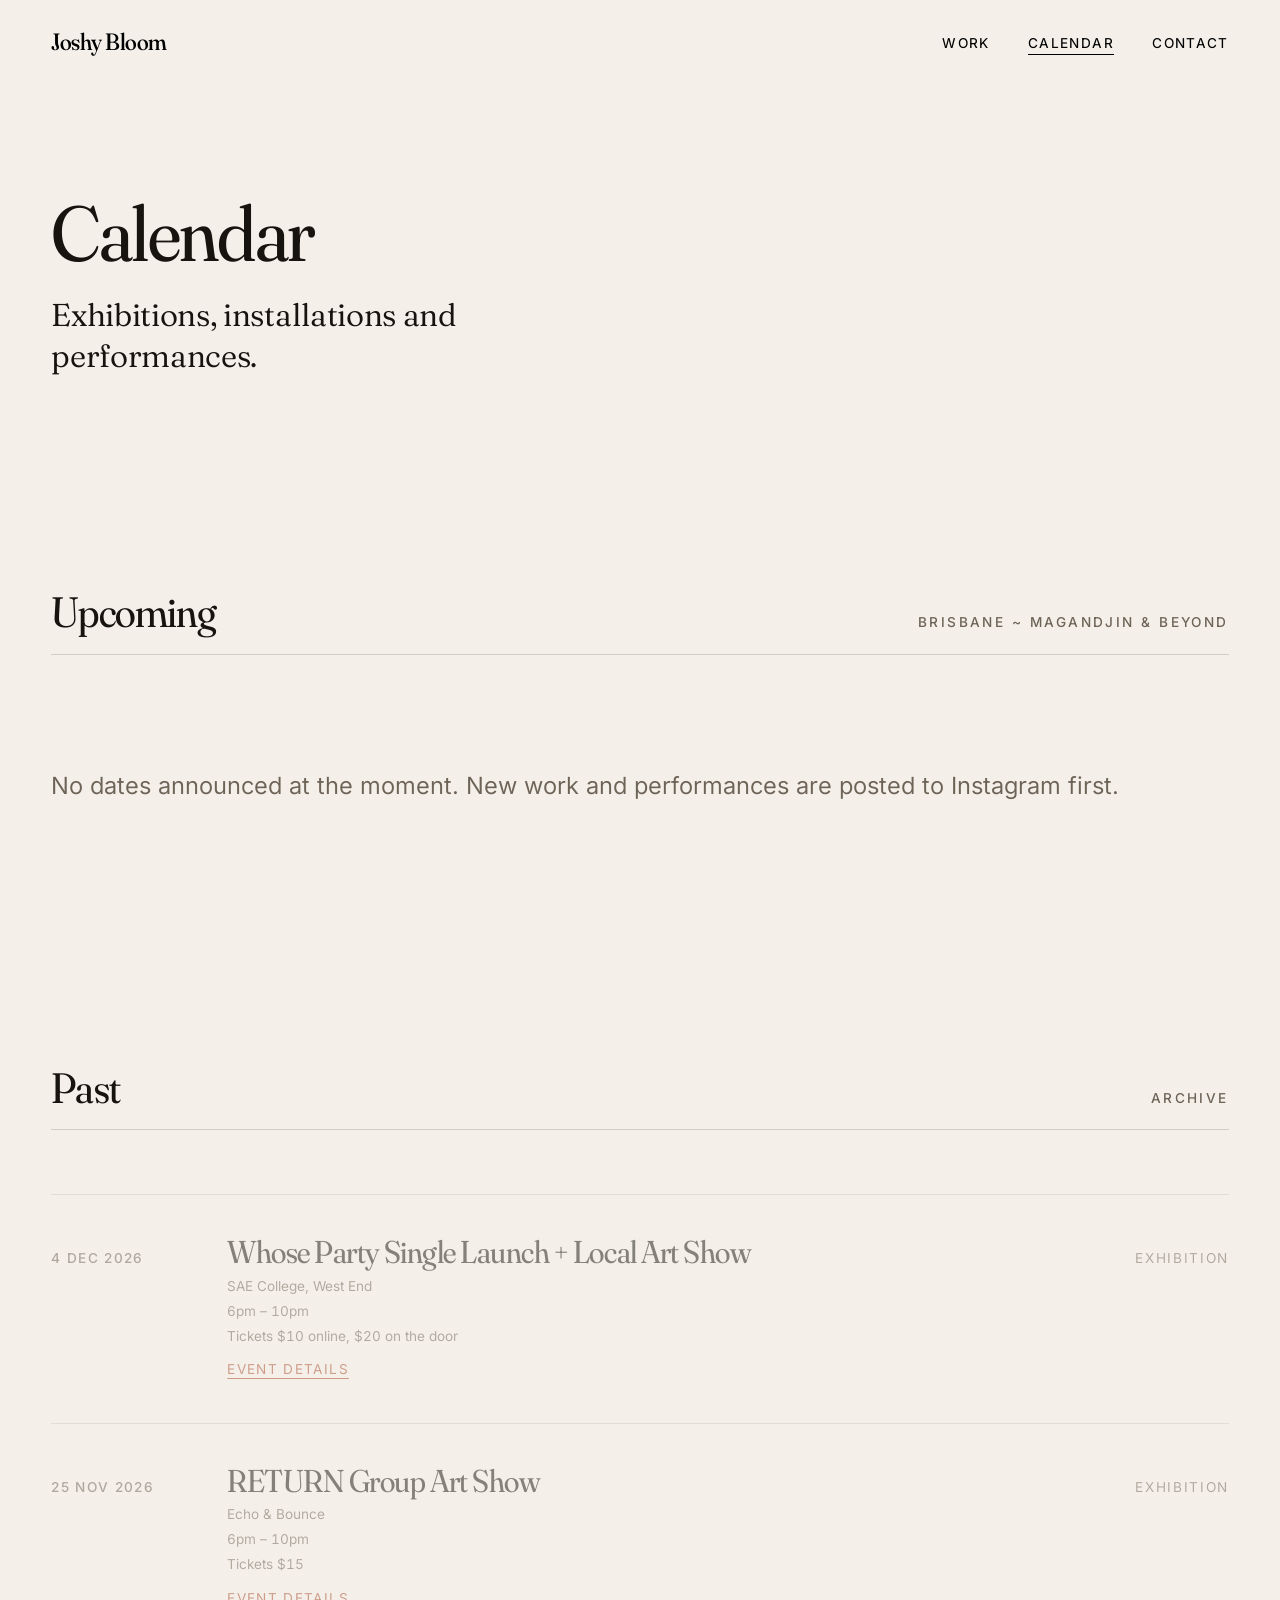
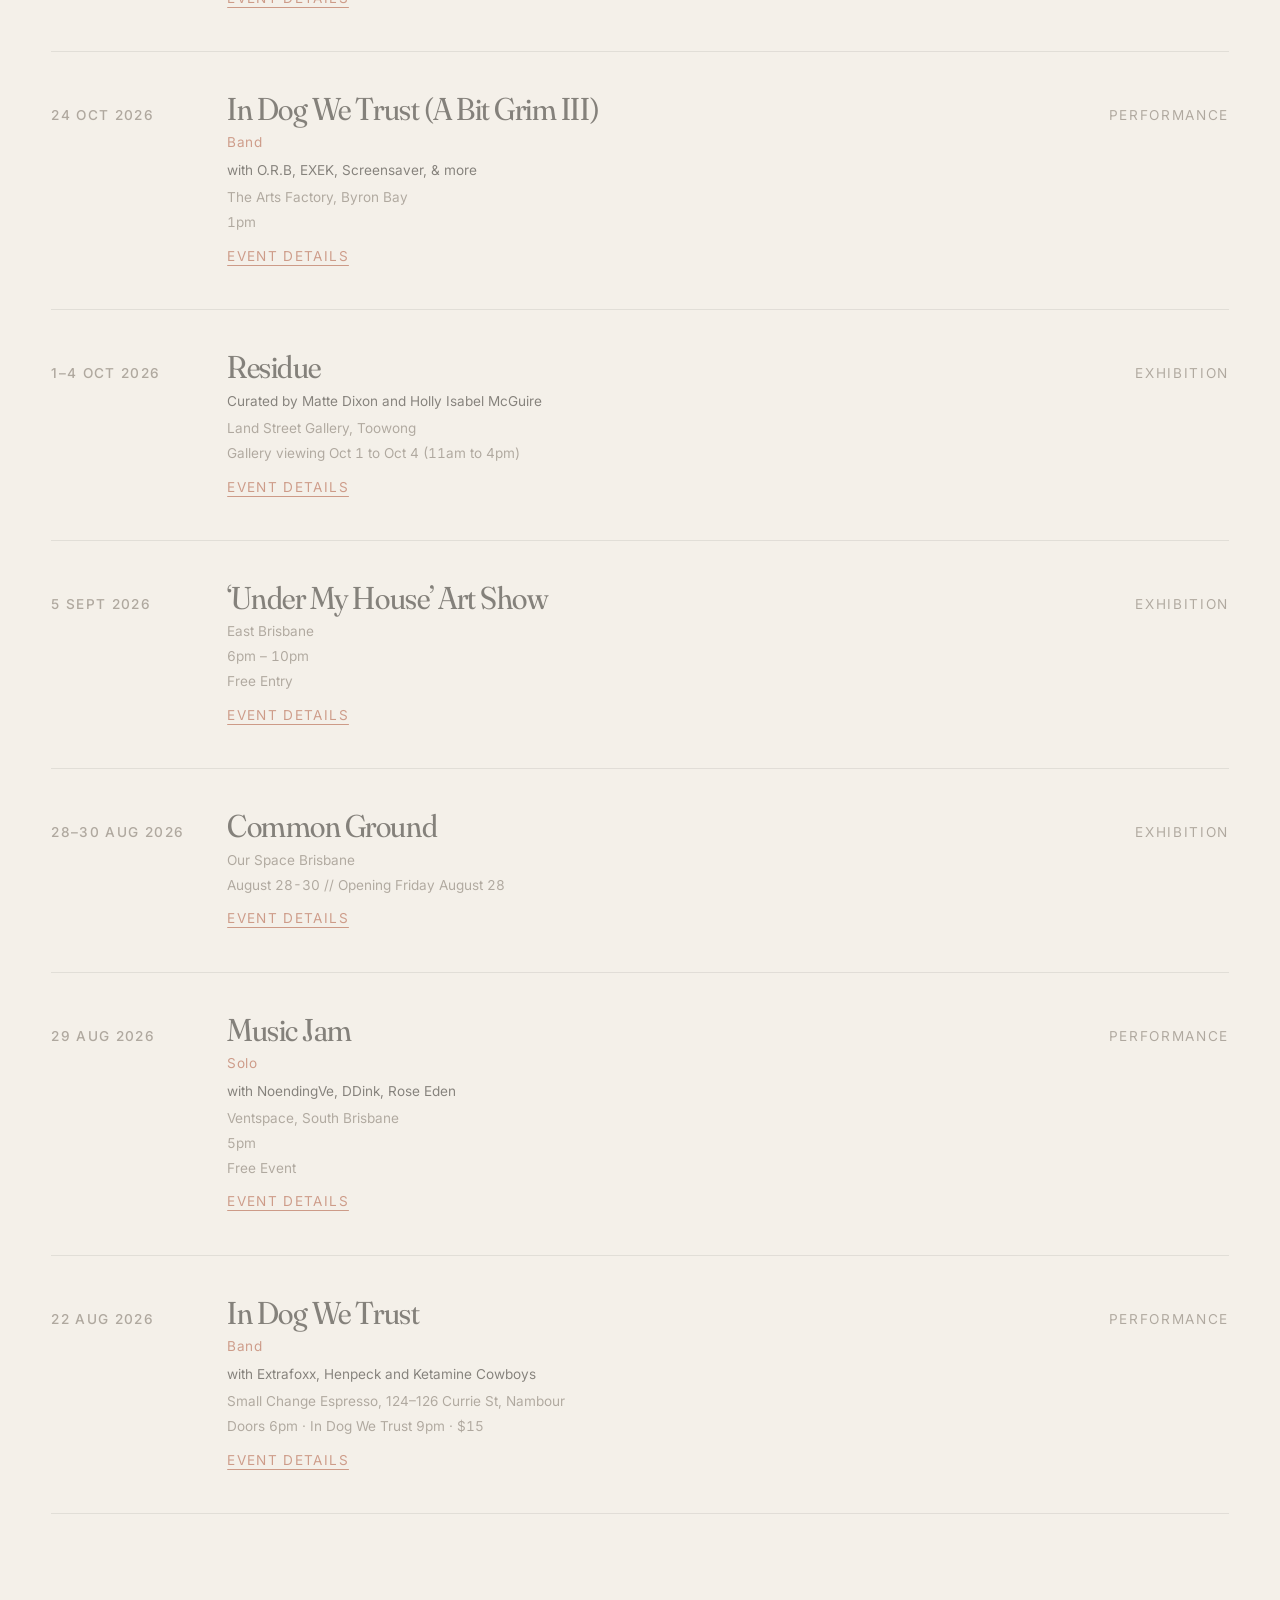
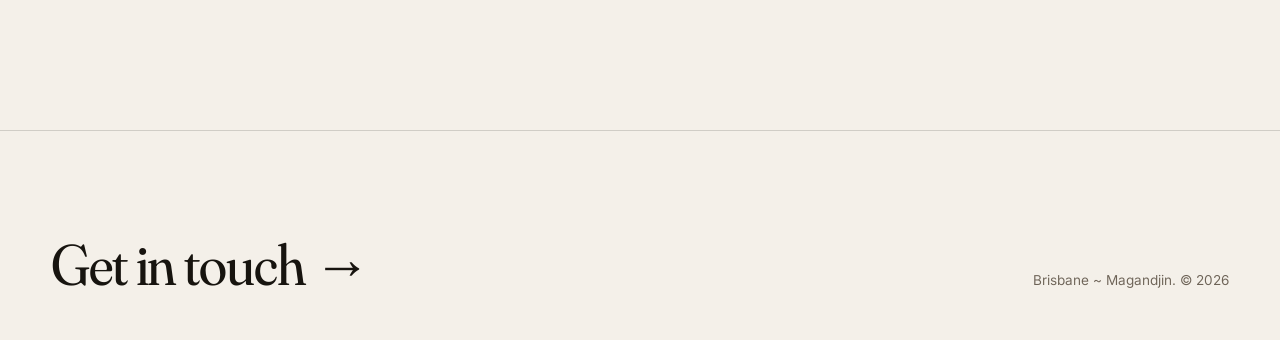
<file: public/calendar.html>
<!DOCTYPE html>
<html lang="en-AU" data-temp="bone">
<head>
<meta charset="utf-8">
<meta name="viewport" content="width=device-width, initial-scale=1">
<title>Calendar — Joshy Bloom</title>
<meta name="description" content="Upcoming exhibitions, installations and performances by Joshy Bloom.">
<meta property="og:title" content="Calendar — Joshy Bloom">
<meta property="og:image" content="https://joshybloom.com/assets/img/opt/og-calendar.jpg">

<link rel="canonical" href="https://joshybloom.com/calendar">
<meta property="og:url" content="https://joshybloom.com/calendar">
<meta property="og:type" content="website">
<meta property="og:site_name" content="Joshy Bloom">
<meta property="og:image:width" content="1200">
<meta property="og:image:height" content="630">
<meta property="og:locale" content="en_AU">
<meta property="og:description" content="Upcoming exhibitions, installations and performances.">
<meta name="twitter:card" content="summary_large_image">
<link rel="preload" href="fonts/fraunces-latin.woff2" as="font" type="font/woff2" crossorigin>
<link rel="preload" href="fonts/inter-latin.woff2" as="font" type="font/woff2" crossorigin>
<link rel="stylesheet" href="css/styles.css">
<meta name="theme-color" content="#f4f0e9">
</head>

<body>
<a class="skip-link" href="#main">Skip to content</a>

<header class="masthead">
  <a class="wordmark" href="/">Joshy&nbsp;Bloom</a>
  <nav class="nav" aria-label="Primary">
    <ul>
      <li><a href="/">Work</a></li>
      <li><a href="/calendar" aria-current="page">Calendar</a></li>
      <li><a href="/contact">Contact</a></li>
    </ul>
  </nav>
</header>

<main id="main">

  <section class="section shell" data-temp-zone="bone" style="padding-block-start: clamp(8rem, 22vh, 14rem);">
    <h1 class="display" style="font-size: var(--step-5);">Calendar</h1>
    <p class="lead reveal" style="--delay: 100ms; max-width: 26ch; margin-top: 1.5rem;">
      Exhibitions, installations and performances.
    </p>
  </section>

  <section class="section shell" data-temp-zone="clay" aria-labelledby="upcoming-heading">
    <div class="section-head">
      <h2 id="upcoming-heading" class="display">Upcoming</h2>
      <p class="eyebrow">Brisbane ~ Magandjin &amp; beyond</p>
    </div>

    <!-- ═════════════════════════════════════════════════════════════════
         GENERATED — do not edit the list below by hand. It is rewritten from
         data/events.json, either locally with

           node tools/build-calendar.mjs

         or by the WhatsApp controller when Joshy adds a date from a phone.

         The events are written into the page at commit time rather than
         fetched at runtime, so the calendar still renders with JavaScript
         disabled and cannot fail to load. main.js only reorders them and
         retires the ones that have been and gone.
         ═════════════════════════════════════════════════════════════════ -->
    <ul class="events" data-events="upcoming">
      <!-- events:start -->
      <li>
        <article class="event">
          <time class="event__date" datetime="2026-08-22">22 Aug 2026</time>
          <div>
            <h3 class="event__title">In Dog We Trust</h3>
            <p class="event__role">Band</p>
            <p class="event__lineup">with Extrafoxx, Henpeck and Ketamine Cowboys</p>
            <p class="event__where">Small Change Espresso, 124–126 Currie St, Nambour</p>
            <p class="event__details">Doors 6pm · In Dog We Trust 9pm · $15</p>
            <a class="event__link" rel="noopener"
               href="https://facebook.com/events/s/in-dog-we-trust-extrafoxx-henp/1360490772876171/">Event details</a>
          </div>
          <p class="event__kind">Performance</p>
        </article>
      </li>

      <li>
        <article class="event">
          <time class="event__date" datetime="2026-08-28" data-until="2026-08-30">28–30 Aug 2026</time>
          <div>
            <h3 class="event__title">Common Ground</h3>
            <p class="event__where">Our Space Brisbane</p>
            <p class="event__details">August 28-30 // Opening Friday August 28</p>
            <a class="event__link" rel="noopener"
               href="https://www.instagram.com/ourspacebne?igsi=MTFiYTJsb3BibHdmbw==">Event details</a>
          </div>
          <p class="event__kind">Exhibition</p>
        </article>
      </li>

      <li>
        <article class="event">
          <time class="event__date" datetime="2026-08-29">29 Aug 2026</time>
          <div>
            <h3 class="event__title">Music Jam</h3>
            <p class="event__role">Solo</p>
            <p class="event__lineup">with NoendingVe, DDink, Rose Eden</p>
            <p class="event__where">Ventspace, South Brisbane</p>
            <p class="event__time">5pm</p>
            <p class="event__details">Free Event</p>
            <a class="event__link" rel="noopener"
               href="https://facebook.com/events/s/music-jam-night-at-ventspace/1988278721849766/">Event details</a>
          </div>
          <p class="event__kind">Performance</p>
        </article>
      </li>

      <li>
        <article class="event">
          <time class="event__date" datetime="2026-09-05">5 Sept 2026</time>
          <div>
            <h3 class="event__title">‘Under My House’ Art Show</h3>
            <p class="event__where">East Brisbane</p>
            <p class="event__time">6pm – 10pm</p>
            <p class="event__details">Free Entry</p>
            <a class="event__link" rel="noopener"
               href="https://www.instagram.com/p/DcVVT9EJPxl/?igsi=NnFpeGx4cGNmOHJ0">Event details</a>
          </div>
          <p class="event__kind">Exhibition</p>
        </article>
      </li>

      <li>
        <article class="event">
          <time class="event__date" datetime="2026-10-01" data-until="2026-10-04">1–4 Oct 2026</time>
          <div>
            <h3 class="event__title">Residue</h3>
            <p class="event__lineup">Curated by Matte Dixon and Holly Isabel McGuire</p>
            <p class="event__where">Land Street Gallery, Toowong</p>
            <p class="event__details">Gallery viewing Oct 1 to Oct 4 (11am to 4pm)</p>
            <a class="event__link" rel="noopener"
               href="https://www.eventbrite.com.au/e/residue-opening-night-tickets-1999147673507?utm-campaign=social&amp;utm-content=attendeeshare&amp;utm-medium=discovery&amp;utm-term=listing&amp;utm-source=wsa&amp;aff=ebdsshwebmobile">Event details</a>
          </div>
          <p class="event__kind">Exhibition</p>
        </article>
      </li>

      <li>
        <article class="event">
          <time class="event__date" datetime="2026-10-24">24 Oct 2026</time>
          <div>
            <h3 class="event__title">In Dog We Trust (A Bit Grim III)</h3>
            <p class="event__role">Band</p>
            <p class="event__lineup">with O.R.B, EXEK, Screensaver, &amp; more</p>
            <p class="event__where">The Arts Factory, Byron Bay</p>
            <p class="event__time">1pm</p>
            <a class="event__link" rel="noopener"
               href="https://tickets.oztix.com.au/outlet/event/04ab7fa7-12c8-496c-8aa7-001469a39b92">Event details</a>
          </div>
          <p class="event__kind">Performance</p>
        </article>
      </li>

      <li>
        <article class="event">
          <time class="event__date" datetime="2026-11-25">25 Nov 2026</time>
          <div>
            <h3 class="event__title">RETURN Group Art Show</h3>
            <p class="event__where">Echo &amp; Bounce</p>
            <p class="event__time">6pm – 10pm</p>
            <p class="event__details">Tickets $15</p>
            <a class="event__link" rel="noopener"
               href="https://soop.fyi/e/return-art-show">Event details</a>
          </div>
          <p class="event__kind">Exhibition</p>
        </article>
      </li>

      <li>
        <article class="event">
          <time class="event__date" datetime="2026-12-04">4 Dec 2026</time>
          <div>
            <h3 class="event__title">Whose Party Single Launch + Local Art Show</h3>
            <p class="event__where">SAE College, West End</p>
            <p class="event__time">6pm – 10pm</p>
            <p class="event__details">Tickets $10 online, $20 on the door</p>
            <a class="event__link" rel="noopener"
               href="https://events.humanitix.com/crave-the-change">Event details</a>
          </div>
          <p class="event__kind">Exhibition</p>
        </article>
      </li>
      <!-- events:end -->
    </ul>

    <p class="empty-state" data-events-status role="status" hidden></p>
  </section>

  <section class="section shell" data-temp-zone="ash" data-archive hidden
           aria-labelledby="past-heading">
    <div class="section-head">
      <h2 id="past-heading" class="display">Past</h2>
      <p class="eyebrow">Archive</p>
    </div>
    <ul class="events" data-events="past"></ul>
  </section>

</main>

<footer class="footer" data-temp-zone="ember">
  <div class="shell footer__grid">
    <p class="display" style="font-size: var(--step-4);">
      <a href="/contact" style="text-decoration: none;">
        Get in touch <span class="arrow" aria-hidden="true">→</span>
      </a>
    </p>
    <p class="footer__note">
      Brisbane ~ Magandjin. &copy; <span data-year>2026</span>
    </p>
  </div>
</footer>

<script src="js/main.js" defer></script>
</body>
</html>
</file>
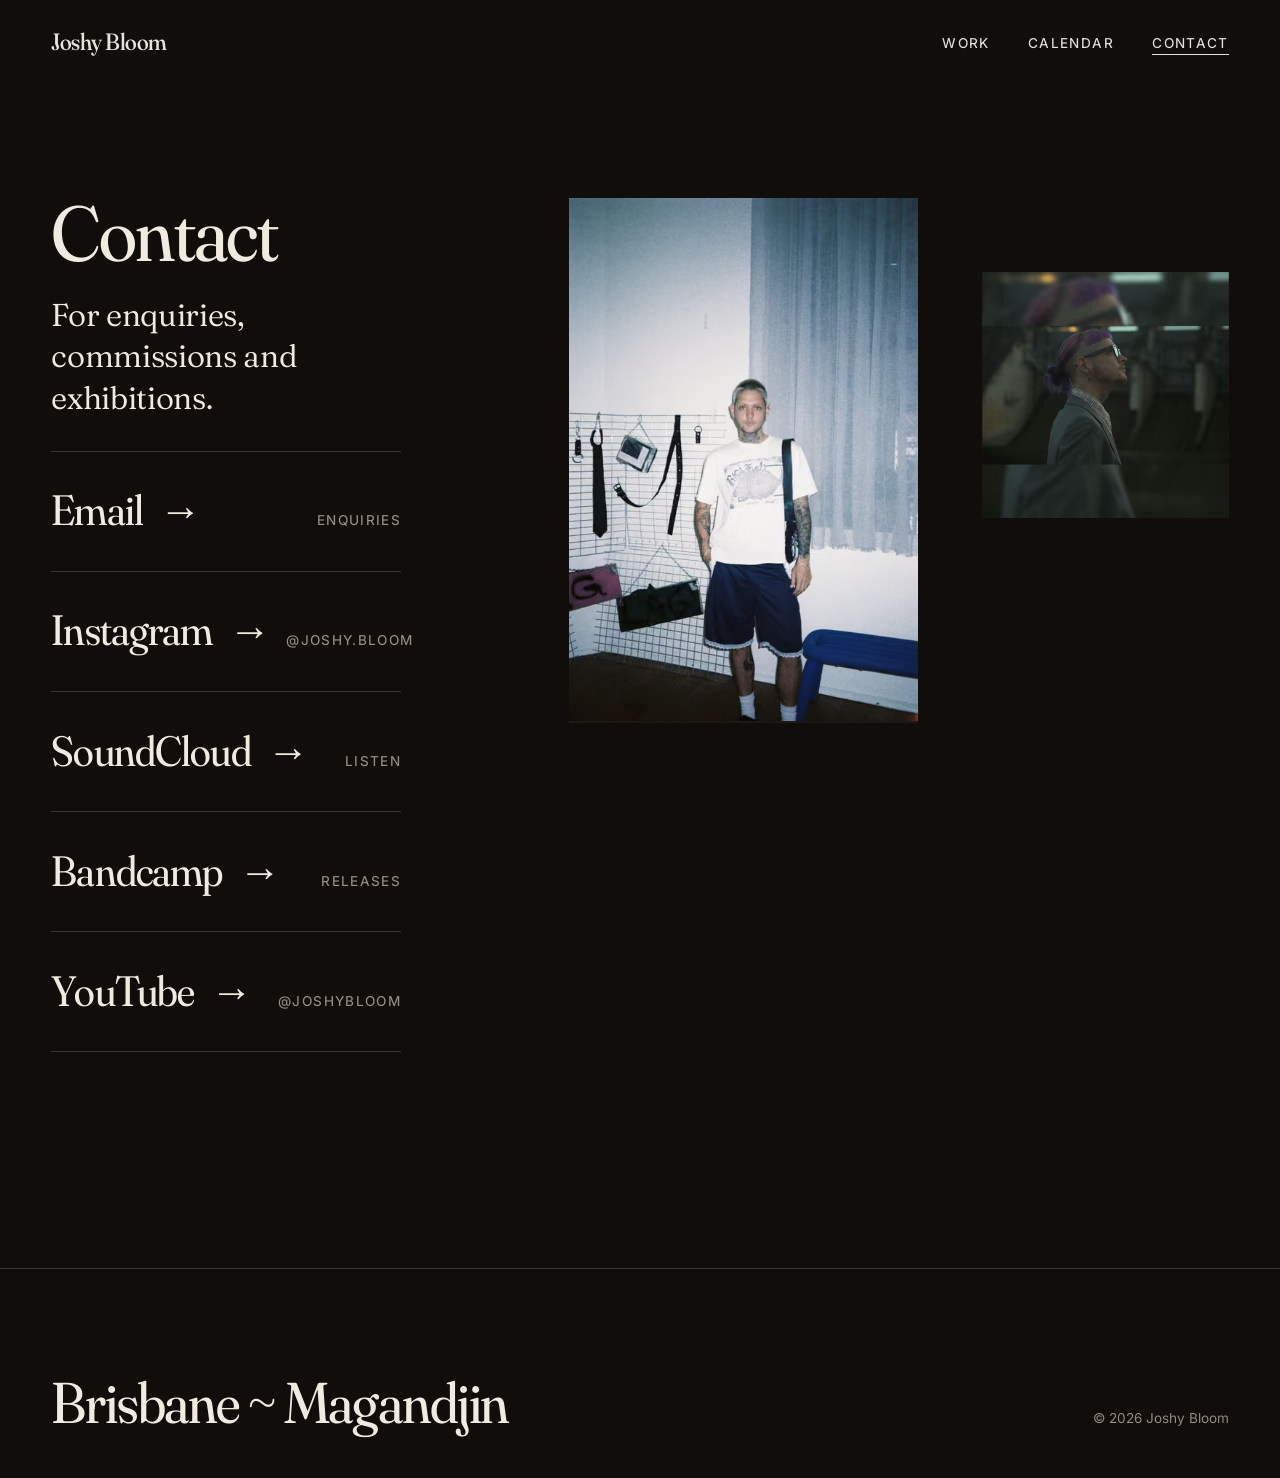
<file: public/contact.html>
<!DOCTYPE html>
<html lang="en-AU" data-temp="ember">
<head>
<meta charset="utf-8">
<meta name="viewport" content="width=device-width, initial-scale=1">
<title>Contact — Joshy Bloom</title>
<meta name="description" content="Contact Joshy Bloom — enquiries, commissions and listening links.">
<meta property="og:title" content="Contact — Joshy Bloom">
<meta property="og:image" content="https://joshybloom.com/assets/img/opt/og-contact.jpg">

<link rel="canonical" href="https://joshybloom.com/contact">
<meta property="og:url" content="https://joshybloom.com/contact">
<meta property="og:type" content="website">
<meta property="og:site_name" content="Joshy Bloom">
<meta property="og:image:width" content="1200">
<meta property="og:image:height" content="630">
<meta property="og:locale" content="en_AU">
<meta property="og:description" content="Enquiries, commissions and exhibitions.">
<meta name="twitter:card" content="summary_large_image">
<link rel="preload" href="fonts/fraunces-latin.woff2" as="font" type="font/woff2" crossorigin>
<link rel="preload" href="fonts/inter-latin.woff2" as="font" type="font/woff2" crossorigin>
<link rel="stylesheet" href="css/styles.css">
<meta name="theme-color" content="#100d0b">
</head>

<body>
<a class="skip-link" href="#main">Skip to content</a>

<header class="masthead">
  <a class="wordmark" href="/">Joshy&nbsp;Bloom</a>
  <nav class="nav" aria-label="Primary">
    <ul>
      <li><a href="/">Work</a></li>
      <li><a href="/calendar">Calendar</a></li>
      <li><a href="/contact" aria-current="page">Contact</a></li>
    </ul>
  </nav>
</header>

<main id="main">

  <section class="section shell" data-temp-zone="ember" style="padding-block-start: clamp(8rem, 22vh, 14rem);">
    <div class="sound__grid">
      <div class="sound__text" style="position: static;">
        <h1 class="display" style="font-size: var(--step-5);">Contact</h1>
        <p class="lead reveal" style="--delay: 100ms; max-width: 24ch; margin-top: 1.5rem;">
          For enquiries, commissions and exhibitions.
        </p>

        <ul class="links reveal" style="--delay: 160ms;">
          <li>
            <a href="mailto:j89landicho@hotmail.com">
              Email <span class="arrow" aria-hidden="true">→</span>
              <span class="where">Enquiries</span>
            </a>
          </li>
          <li>
            <a href="https://www.instagram.com/joshy.bloom/" rel="me noopener">
              Instagram <span class="arrow" aria-hidden="true">→</span>
              <span class="where">@joshy.bloom</span>
            </a>
          </li>
          <li>
            <a href="https://soundcloud.com/user-360587830" rel="me noopener">
              SoundCloud <span class="arrow" aria-hidden="true">→</span>
              <span class="where">Listen</span>
            </a>
          </li>

          <li>
            <a href="https://joshybloom.bandcamp.com" rel="me noopener">
              Bandcamp <span class="arrow" aria-hidden="true">→</span>
              <span class="where">Releases</span>
            </a>
          </li>
          <li>
            <a href="https://www.youtube.com/@joshybloom" rel="me noopener">
              YouTube <span class="arrow" aria-hidden="true">→</span>
              <span class="where">@joshybloom</span>
            </a>
          </li>
        </ul>
      </div>

      <figure class="sound__a reveal" style="--delay: 200ms;">
        <div class="frame" style="aspect-ratio: 2 / 3;">
          <picture>
            <source type="image/avif" sizes="(min-width: 48rem) 32vw, 100vw"
              srcset="assets/img/opt/portrait-full-480.avif 480w, assets/img/opt/portrait-full-800.avif 800w, assets/img/opt/portrait-full-1200.avif 1200w">
            <source type="image/webp" sizes="(min-width: 48rem) 32vw, 100vw"
              srcset="assets/img/opt/portrait-full-480.webp 480w, assets/img/opt/portrait-full-800.webp 800w, assets/img/opt/portrait-full-1200.webp 1200w">
            <img src="assets/img/opt/portrait-full-800.jpg" width="2433" height="3637"
              sizes="(min-width: 48rem) 32vw, 100vw"
              srcset="assets/img/opt/portrait-full-480.jpg 480w, assets/img/opt/portrait-full-800.jpg 800w, assets/img/opt/portrait-full-1200.jpg 1200w"
              alt="Joshy standing in a white-tiled room in front of a pegboard hung with tools, wearing a printed t-shirt and shorts."
              loading="lazy" decoding="async">
          </picture>
        </div>
      </figure>

      <figure class="sound__b reveal" style="--delay: 260ms;">
        <div class="frame" style="aspect-ratio: 1 / 1;">
          <picture>
            <source type="image/avif" sizes="(min-width: 48rem) 24vw, 100vw"
              srcset="assets/img/opt/portrait-profile-480.avif 480w, assets/img/opt/portrait-profile-800.avif 800w, assets/img/opt/portrait-profile-1200.avif 1200w">
            <source type="image/webp" sizes="(min-width: 48rem) 24vw, 100vw"
              srcset="assets/img/opt/portrait-profile-480.webp 480w, assets/img/opt/portrait-profile-800.webp 800w, assets/img/opt/portrait-profile-1200.webp 1200w">
            <img src="assets/img/opt/portrait-profile-800.jpg" width="2304" height="2304"
              sizes="(min-width: 48rem) 24vw, 100vw"
              srcset="assets/img/opt/portrait-profile-480.jpg 480w, assets/img/opt/portrait-profile-800.jpg 800w, assets/img/opt/portrait-profile-1200.jpg 1200w"
              alt="Joshy in profile wearing tinted glasses and a green suit, photographed in low warm light."
              loading="lazy" decoding="async">
          </picture>
        </div>
      </figure>
    </div>
  </section>

</main>

<footer class="footer" data-temp-zone="ember">
  <div class="shell footer__grid">
    <p class="display" style="font-size: var(--step-4);">Brisbane ~ Magandjin</p>
    <p class="footer__note">&copy; <span data-year>2026</span> Joshy Bloom</p>
  </div>
</footer>

<script src="js/main.js" defer></script>
</body>
</html>
</file>
<file: css/styles.css>
/* ==========================================================================
   Joshy Bloom — design system

   Temperature model: the page ground shifts bone -> clay -> ash -> ember as
   the visitor moves from practice into work into sound. Sections declare a
   `data-temp`; main.js promotes the active one onto <html>, so every colour
   token cross-fades at once. Sections themselves stay transparent.
   ========================================================================== */

@font-face {
  font-family: "Fraunces";
  src: url("../fonts/fraunces-latin.woff2") format("woff2-variations");
  font-weight: 300 700;
  font-display: swap;
}
@font-face {
  font-family: "Inter";
  src: url("../fonts/inter-latin.woff2") format("woff2-variations");
  font-weight: 300 600;
  font-display: swap;
}

/* --- tokens ------------------------------------------------------------- */

:root {
  --font-display: "Fraunces", "Iowan Old Style", Georgia, serif;
  --font-body: "Inter", system-ui, -apple-system, "Segoe UI", sans-serif;

  /* Fraunces axes. WONK on with high SOFT is the hand-built wobble. */
  --wonk-display: "opsz" 144, "SOFT" 48, "WONK" 1;
  --wonk-text: "opsz" 24, "SOFT" 24, "WONK" 0;

  /* Fluid scale, 360px -> 1600px viewport. */
  --step--1: clamp(0.79rem, 0.77rem + 0.10vw, 0.86rem);
  --step-0:  clamp(1rem, 0.96rem + 0.19vw, 1.13rem);
  --step-1:  clamp(1.27rem, 1.19rem + 0.36vw, 1.51rem);
  --step-2:  clamp(1.60rem, 1.46rem + 0.64vw, 2.03rem);
  --step-3:  clamp(2.03rem, 1.78rem + 1.09vw, 2.75rem);
  --step-4:  clamp(2.57rem, 2.16rem + 1.79vw, 3.75rem);
  --step-5:  clamp(3.24rem, 2.60rem + 2.85vw, 5.16rem);
  --step-6:  clamp(4.10rem, 3.08rem + 4.44vw, 7.11rem);

  --gutter: clamp(1.25rem, 4vw, 4.5rem);
  --measure: 34ch;
  --rhythm: clamp(5rem, 12vh, 11rem);

  --ease: cubic-bezier(0.22, 1, 0.36, 1);
  --ease-slow: cubic-bezier(0.16, 1, 0.3, 1);
  --temp-fade: 900ms;

  --shell: min(100% - (var(--gutter) * 2), 86rem);
}

/* --- temperatures ------------------------------------------------------- */

[data-temp="bone"] {
  --bg: #f4f0e9; --fg: #17140f; --dim: #6d6357;
  --rule: rgb(23 20 15 / 0.16); --accent: #a8482a; --veil: rgb(23 20 15 / 0.04);
}
[data-temp="clay"] {
  --bg: #e3d8c7; --fg: #17140f; --dim: #6a5f51;
  --rule: rgb(23 20 15 / 0.2); --accent: #a8482a; --veil: rgb(23 20 15 / 0.05);
}
[data-temp="ash"] {
  --bg: #4a443c; --fg: #f3eee5; --dim: #c1b8a9;
  --rule: rgb(243 238 229 / 0.24); --accent: #e6a179; --veil: rgb(243 238 229 / 0.06);
}
[data-temp="ember"] {
  --bg: #100d0b; --fg: #f0eae0; --dim: #988e84;
  --rule: rgb(240 234 224 / 0.18); --accent: #dd7c53; --veil: rgb(240 234 224 / 0.05);
}

/* --- base --------------------------------------------------------------- */

*, *::before, *::after { box-sizing: border-box; }
* { margin: 0; }

html {
  background-color: var(--bg);
  color: var(--fg);
  transition: background-color var(--temp-fade) var(--ease),
              color var(--temp-fade) var(--ease);
  -webkit-text-size-adjust: 100%;
}
@media (prefers-reduced-motion: no-preference) {
  html { scroll-behavior: smooth; }
}

body {
  font-family: var(--font-body);
  font-size: var(--step-0);
  line-height: 1.6;
  font-variation-settings: "wght" 380;
  overflow-x: hidden;
  -webkit-font-smoothing: antialiased;
}

img, picture, video { display: block; max-width: 100%; }
a { color: inherit; }

:where(a, button, [tabindex]):focus-visible {
  outline: 2px solid var(--accent);
  outline-offset: 4px;
  border-radius: 1px;
}

::selection { background: var(--accent); color: var(--bg); }

.shell { width: var(--shell); margin-inline: auto; }

.visually-hidden {
  position: absolute; width: 1px; height: 1px; padding: 0;
  overflow: hidden; clip-path: inset(50%); white-space: nowrap;
}

.skip-link {
  position: absolute; top: 0; left: 50%; transform: translate(-50%, -110%);
  z-index: 100; background: var(--fg); color: var(--bg);
  padding: 0.75rem 1.25rem; font-size: var(--step--1);
}
.skip-link:focus-visible { transform: translate(-50%, 0); }

/* --- typography --------------------------------------------------------- */

.display {
  font-family: var(--font-display);
  font-variation-settings: var(--wonk-display), "wght" 400;
  line-height: 0.92;
  letter-spacing: -0.02em;
  text-wrap: balance;
}

.eyebrow {
  font-size: var(--step--1);
  letter-spacing: 0.18em;
  text-transform: uppercase;
  font-variation-settings: "wght" 500;
  color: var(--dim);
}

.lead {
  font-family: var(--font-display);
  font-variation-settings: var(--wonk-text), "wght" 350;
  font-size: var(--step-2);
  line-height: 1.32;
  letter-spacing: -0.01em;
  text-wrap: pretty;
}

.prose { max-width: var(--measure); color: var(--dim); text-wrap: pretty; }
.prose p + p { margin-top: 1.1em; }

.section-head {
  display: flex; flex-wrap: wrap; gap: 1rem 2rem;
  align-items: baseline; justify-content: space-between;
  padding-block-end: 1.25rem;
  border-block-end: 1px solid var(--rule);
  margin-block-end: clamp(2rem, 6vw, 4rem);
}
.section-head h2 { font-size: var(--step-3); }

/* --- masthead ----------------------------------------------------------- */

.masthead {
  position: fixed; inset-block-start: 0; inset-inline: 0; z-index: 50;
  display: flex; align-items: center; justify-content: space-between;
  gap: 1rem;
  padding: clamp(1rem, 2.5vw, 1.75rem) var(--gutter);
  mix-blend-mode: difference;   /* stays legible over any image or temperature */
  color: #f4f0e9;
}
@supports not (mix-blend-mode: difference) {
  .masthead { color: var(--fg); }
}

.wordmark {
  font-family: var(--font-display);
  font-variation-settings: var(--wonk-display), "wght" 500;
  font-size: var(--step-1);
  letter-spacing: -0.02em;
  text-decoration: none;
  line-height: 1;
}

.nav ul {
  display: flex; gap: clamp(1.25rem, 3vw, 2.5rem);
  list-style: none; padding: 0;
}
.nav a {
  font-size: var(--step--1);
  letter-spacing: 0.1em;
  text-transform: uppercase;
  text-decoration: none;
  font-variation-settings: "wght" 450;
  position: relative;
  padding-block: 0.25rem;
}
.nav a::after {
  content: ""; position: absolute; inset-inline: 0; inset-block-end: 0;
  height: 1px; background: currentColor;
  transform: scaleX(0); transform-origin: left;
  transition: transform 500ms var(--ease);
}
.nav a:hover::after,
.nav a:focus-visible::after,
.nav a[aria-current="page"]::after { transform: scaleX(1); }

/* --- hero --------------------------------------------------------------- */

.hero {
  min-height: 100svh;
  display: grid;
  align-content: end;
  padding-block: clamp(6rem, 18vh, 10rem) var(--rhythm);
  position: relative;
}

.hero__grid {
  width: var(--shell); margin-inline: auto;
  display: grid; gap: clamp(2rem, 5vw, 3.5rem);
}

.hero__title { font-size: var(--step-6); }
.hero__title .line { display: block; overflow: hidden; }
.hero__title .line > span { display: block; }

.hero__meta {
  display: flex; flex-wrap: wrap; gap: 0.5rem 1.5rem;
  align-items: baseline;
  padding-block-start: 1.25rem;
  border-block-start: 1px solid var(--rule);
}

.hero__figure { position: relative; overflow: hidden; }
.hero__figure img { width: 100%; height: 100%; object-fit: cover; }

@media (width >= 60rem) {
  .hero__grid {
    grid-template-columns: 1fr minmax(18rem, 38%);
    align-items: end;
  }
  .hero__figure { aspect-ratio: 3 / 4; margin-block-end: 0.5rem; }
}
@media (width < 60rem) {
  .hero__figure { aspect-ratio: 4 / 5; order: -1; }
}

/* --- editorial work grid ------------------------------------------------ */

.section { padding-block: var(--rhythm); }

.work {
  display: grid;
  gap: clamp(2.5rem, 7vw, 6rem) clamp(1.5rem, 4vw, 3rem);
  grid-template-columns: repeat(12, 1fr);
}

/* Deliberately uneven placements — a catalogue, not a card wall. */
.work__item { grid-column: 1 / -1; }
@media (width >= 48rem) {
  .work__item--wide   { grid-column: 1 / span 7; }
  .work__item--tall   { grid-column: 9 / span 4; align-self: end; }
  .work__item--offset { grid-column: 6 / span 7; }
  .work__item--right  { grid-column: 7 / span 6; align-self: start; }
  .work__item--left   { grid-column: 1 / span 4; align-self: end; }
  .work__item--small  { grid-column: 2 / span 4; }
  .work__item--full   { grid-column: 1 / -1; }
}

figure { margin: 0; }
.frame { overflow: hidden; position: relative; background: var(--veil); }
.frame img { width: 100%; height: 100%; object-fit: cover; }

figcaption {
  display: flex; flex-wrap: wrap; gap: 0.35rem 1rem;
  align-items: baseline;
  margin-block-start: 0.9rem;
  padding-block-start: 0.75rem;
  border-block-start: 1px solid var(--rule);
  font-size: var(--step--1);
  color: var(--dim);
}
figcaption .title {
  color: var(--fg);
  font-family: var(--font-display);
  font-variation-settings: var(--wonk-text), "wght" 400;
  font-size: var(--step-0);
}
figcaption .meta { margin-inline-start: auto; letter-spacing: 0.06em; }

/* Diptych: the same form before and after the kiln. */
.diptych {
  display: grid; gap: clamp(0.75rem, 2vw, 1.5rem);
  grid-template-columns: repeat(2, 1fr);
}
@media (width < 34rem) { .diptych { grid-template-columns: 1fr; } }

/* --- process ------------------------------------------------------------
   A long first-person passage. The image holds still on the left while the
   writing scrolls past it, so the reader stays in one place the whole time. */

.process {
  display: grid;
  gap: clamp(2rem, 5vw, 4rem);
  grid-template-columns: repeat(12, 1fr);
  align-items: start;
}
.process__figure, .process__body { grid-column: 1 / -1; }

@media (width >= 55rem) {
  .process__figure {
    grid-column: 1 / span 6;
    position: sticky;
    top: clamp(6rem, 16vh, 9rem);
  }
  .process__body { grid-column: 8 / span 5; }
}

/* Set as a literary page rather than UI copy. */
.process__body p {
  font-family: var(--font-display);
  font-variation-settings: var(--wonk-text), "wght" 340;
  font-size: var(--step-1);
  line-height: 1.55;
  letter-spacing: -0.005em;
  text-wrap: pretty;
  max-width: 44ch;
}
.process__body p + p { margin-block-start: 1.4em; }

/* First line carries the reader in. */
.process__body p:first-of-type::first-line {
  font-variation-settings: var(--wonk-display), "wght" 420;
}

.credit {
  margin-block-start: clamp(2rem, 5vw, 3rem);
  padding-block-start: 1rem;
  border-block-start: 1px solid var(--rule);
  font-size: var(--step--1);
  color: var(--dim);
  max-width: 44ch;
}
.credit a { color: var(--fg); text-underline-offset: 0.25em; }
.credit a:hover, .credit a:focus-visible { color: var(--accent); }

/* --- full-bleed feature ------------------------------------------------- */

.bleed__frame { aspect-ratio: 3 / 2; overflow: hidden; }
@media (width < 48rem) { .bleed__frame { aspect-ratio: 4 / 5; } }
.bleed__frame img {
  width: 100%; height: 115%; object-fit: cover;
  will-change: transform;
}
.bleed__caption { width: var(--shell); margin-inline: auto; padding-block-start: clamp(1.5rem, 4vw, 2.5rem); }

/* The work's own words — given the weight of a statement, not a caption. */
.bleed__statement {
  font-family: var(--font-display);
  font-variation-settings: var(--wonk-text), "wght" 340;
  font-size: var(--step-2);
  line-height: 1.35;
  letter-spacing: -0.01em;
  text-wrap: pretty;
  max-width: 32ch;
}

/* --- sound -------------------------------------------------------------- */

.sound__grid {
  display: grid; gap: clamp(2rem, 5vw, 4rem);
  grid-template-columns: repeat(12, 1fr);
  align-items: start;
}
.sound__text, .sound__a, .sound__b { grid-column: 1 / -1; }
@media (width >= 48rem) {
  .sound__text { grid-column: 1 / span 4; position: sticky; top: 22vh; }
  .sound__a { grid-column: 6 / span 4; }
  .sound__b { grid-column: 10 / span 3; margin-block-start: 30%; }
}

/* --- link list ---------------------------------------------------------- */

.links { list-style: none; padding: 0; margin-block-start: 2rem; }
.links li { border-block-start: 1px solid var(--rule); }
.links li:last-child { border-block-end: 1px solid var(--rule); }

.links a {
  display: flex; align-items: baseline; gap: 1rem;
  padding-block: clamp(1rem, 2.5vw, 1.6rem);
  text-decoration: none;
  font-family: var(--font-display);
  font-variation-settings: var(--wonk-display), "wght" 400;
  font-size: var(--step-3);
  letter-spacing: -0.02em;
  transition: color 400ms var(--ease);
}
.links a .where {
  margin-inline-start: auto;
  font-family: var(--font-body);
  font-size: var(--step--1); letter-spacing: 0.1em; text-transform: uppercase;
  color: var(--dim); font-variation-settings: "wght" 450;
}
.links a .arrow { display: inline-block; transition: transform 500ms var(--ease); }
.links a:hover, .links a:focus-visible { color: var(--accent); }
.links a:hover .arrow, .links a:focus-visible .arrow { transform: translateX(0.35em); }

/* --- calendar ----------------------------------------------------------- */

.events { list-style: none; padding: 0; }
.event {
  display: grid; gap: 0.35rem 2rem;
  padding-block: clamp(1.5rem, 4vw, 2.5rem);
  border-block-start: 1px solid var(--rule);
  grid-template-columns: 1fr;
}
.events li:last-child .event { border-block-end: 1px solid var(--rule); }
@media (width >= 48rem) {
  .event { grid-template-columns: 9rem 1fr auto; align-items: baseline; }
}
.event__date {
  font-size: var(--step--1); letter-spacing: 0.1em; text-transform: uppercase;
  color: var(--dim); font-variation-settings: "wght" 500;
}
.event__title {
  font-family: var(--font-display);
  font-variation-settings: var(--wonk-display), "wght" 400;
  font-size: var(--step-2); letter-spacing: -0.015em; line-height: 1.1;
}
.event__role {
  color: var(--accent);
  font-size: var(--step--1);
  letter-spacing: 0.04em;
  margin-block-start: 0.35rem;
}
.event__lineup {
  color: var(--fg);
  font-size: var(--step--1);
  margin-block-start: 0.35rem;
}
.event__where { color: var(--dim); font-size: var(--step--1); margin-block-start: 0.35rem; }
.event__details {
  color: var(--dim);
  font-size: var(--step--1);
  font-variant-numeric: tabular-nums;
  margin-block-start: 0.2rem;
}
.event__kind {
  font-size: var(--step--1); letter-spacing: 0.12em; text-transform: uppercase;
  color: var(--dim);
}
.event__link {
  display: inline-block;
  margin-block-start: 0.75rem;
  font-size: var(--step--1); letter-spacing: 0.1em; text-transform: uppercase;
  color: var(--accent);
  text-underline-offset: 0.3em;
}
.event__link:hover, .event__link:focus-visible { text-decoration-thickness: 2px; }
.event--past { opacity: 0.5; }
.empty-state { padding-block: 3rem; color: var(--dim); font-size: var(--step-1); }

/* --- footer ------------------------------------------------------------- */

.footer {
  padding-block: var(--rhythm) clamp(2rem, 5vw, 3rem);
  border-block-start: 1px solid var(--rule);
  margin-block-start: var(--rhythm);
}
.footer__grid {
  display: flex; flex-wrap: wrap; gap: 1.5rem 3rem;
  align-items: end; justify-content: space-between;
}
.footer__note { color: var(--dim); font-size: var(--step--1); max-width: 26ch; }

/* --- reveals ------------------------------------------------------------ */

@media (prefers-reduced-motion: no-preference) {
  .reveal { opacity: 0; transform: translateY(1.75rem); }
  .reveal.is-in {
    opacity: 1; transform: none;
    transition: opacity 1000ms var(--ease-slow), transform 1000ms var(--ease-slow);
    transition-delay: var(--delay, 0ms);
  }

  /* Images wipe up from inside their own frame rather than fading in. */
  .frame img, .hero__figure img, .bleed__frame img { clip-path: inset(0 0 100% 0); }
  .is-in .frame img,
  .is-in .bleed__frame img,
  .hero.is-in .hero__figure img {
    clip-path: inset(0 0 0 0);
    transition: clip-path 1400ms var(--ease-slow);
    transition-delay: var(--delay, 0ms);
  }

  .hero__title .line > span {
    transform: translateY(105%);
    transition: transform 1100ms var(--ease-slow);
    transition-delay: calc(var(--i, 0) * 110ms + 120ms);
  }
  .hero.is-in .hero__title .line > span { transform: none; }
}

/* Reduced motion: nothing moves, nothing is hidden, no parallax. */
@media (prefers-reduced-motion: reduce) {
  .reveal, .hero__title .line > span { opacity: 1; transform: none; }
  .frame img, .hero__figure img, .bleed__frame img { clip-path: none; }
  .bleed__frame img { height: 100%; }
  html { transition: none; }
  *, *::before, *::after {
    animation-duration: 0.01ms !important;
    animation-iteration-count: 1 !important;
    transition-duration: 0.01ms !important;
  }
}
</file>
<file: public/css/styles.css>
/* ==========================================================================
   Joshy Bloom — design system

   Temperature model: the page ground shifts bone -> clay -> ash -> ember as
   the visitor moves from practice into work into sound. Sections declare a
   `data-temp`; main.js promotes the active one onto <html>, so every colour
   token cross-fades at once. Sections themselves stay transparent.
   ========================================================================== */

@font-face {
  font-family: "Fraunces";
  src: url("../fonts/fraunces-latin.woff2") format("woff2-variations");
  font-weight: 300 700;
  font-display: swap;
}
@font-face {
  font-family: "Inter";
  src: url("../fonts/inter-latin.woff2") format("woff2-variations");
  font-weight: 300 600;
  font-display: swap;
}

/* --- tokens ------------------------------------------------------------- */

:root {
  --font-display: "Fraunces", "Iowan Old Style", Georgia, serif;
  --font-body: "Inter", system-ui, -apple-system, "Segoe UI", sans-serif;

  /* Fraunces axes. WONK on with high SOFT is the hand-built wobble. */
  --wonk-display: "opsz" 144, "SOFT" 48, "WONK" 1;
  --wonk-text: "opsz" 24, "SOFT" 24, "WONK" 0;

  /* Fluid scale, 360px -> 1600px viewport. */
  --step--1: clamp(0.79rem, 0.77rem + 0.10vw, 0.86rem);
  --step-0:  clamp(1rem, 0.96rem + 0.19vw, 1.13rem);
  --step-1:  clamp(1.27rem, 1.19rem + 0.36vw, 1.51rem);
  --step-2:  clamp(1.60rem, 1.46rem + 0.64vw, 2.03rem);
  --step-3:  clamp(2.03rem, 1.78rem + 1.09vw, 2.75rem);
  --step-4:  clamp(2.57rem, 2.16rem + 1.79vw, 3.75rem);
  --step-5:  clamp(3.24rem, 2.60rem + 2.85vw, 5.16rem);
  --step-6:  clamp(4.10rem, 3.08rem + 4.44vw, 7.11rem);

  --gutter: clamp(1.25rem, 4vw, 4.5rem);
  --measure: 34ch;
  --rhythm: clamp(5rem, 12vh, 11rem);

  --ease: cubic-bezier(0.22, 1, 0.36, 1);
  --ease-slow: cubic-bezier(0.16, 1, 0.3, 1);
  --temp-fade: 900ms;

  --shell: min(100% - (var(--gutter) * 2), 86rem);
}

/* --- temperatures ------------------------------------------------------- */

[data-temp="bone"] {
  --bg: #f4f0e9; --fg: #17140f; --dim: #6d6357;
  --rule: rgb(23 20 15 / 0.16); --accent: #a8482a; --veil: rgb(23 20 15 / 0.04);
}
[data-temp="clay"] {
  --bg: #e3d8c7; --fg: #17140f; --dim: #6a5f51;
  --rule: rgb(23 20 15 / 0.2); --accent: #a8482a; --veil: rgb(23 20 15 / 0.05);
}
[data-temp="ash"] {
  --bg: #4a443c; --fg: #f3eee5; --dim: #c1b8a9;
  --rule: rgb(243 238 229 / 0.24); --accent: #e6a179; --veil: rgb(243 238 229 / 0.06);
}
[data-temp="ember"] {
  --bg: #100d0b; --fg: #f0eae0; --dim: #988e84;
  --rule: rgb(240 234 224 / 0.18); --accent: #dd7c53; --veil: rgb(240 234 224 / 0.05);
}

/* --- base --------------------------------------------------------------- */

*, *::before, *::after { box-sizing: border-box; }
* { margin: 0; }

html {
  background-color: var(--bg);
  color: var(--fg);
  transition: background-color var(--temp-fade) var(--ease),
              color var(--temp-fade) var(--ease);
  -webkit-text-size-adjust: 100%;
}
@media (prefers-reduced-motion: no-preference) {
  html { scroll-behavior: smooth; }
}

body {
  font-family: var(--font-body);
  font-size: var(--step-0);
  line-height: 1.6;
  font-variation-settings: "wght" 380;
  overflow-x: hidden;
  -webkit-font-smoothing: antialiased;
}

img, picture, video { display: block; max-width: 100%; }
a { color: inherit; }

:where(a, button, [tabindex]):focus-visible {
  outline: 2px solid var(--accent);
  outline-offset: 4px;
  border-radius: 1px;
}

::selection { background: var(--accent); color: var(--bg); }

.shell { width: var(--shell); margin-inline: auto; }

.visually-hidden {
  position: absolute; width: 1px; height: 1px; padding: 0;
  overflow: hidden; clip-path: inset(50%); white-space: nowrap;
}

.skip-link {
  position: absolute; top: 0; left: 50%; transform: translate(-50%, -110%);
  z-index: 100; background: var(--fg); color: var(--bg);
  padding: 0.75rem 1.25rem; font-size: var(--step--1);
}
.skip-link:focus-visible { transform: translate(-50%, 0); }

/* --- typography --------------------------------------------------------- */

.display {
  font-family: var(--font-display);
  font-variation-settings: var(--wonk-display), "wght" 400;
  line-height: 0.92;
  letter-spacing: -0.02em;
  text-wrap: balance;
}

.eyebrow {
  font-size: var(--step--1);
  letter-spacing: 0.18em;
  text-transform: uppercase;
  font-variation-settings: "wght" 500;
  color: var(--dim);
}

.lead {
  font-family: var(--font-display);
  font-variation-settings: var(--wonk-text), "wght" 350;
  font-size: var(--step-2);
  line-height: 1.32;
  letter-spacing: -0.01em;
  text-wrap: pretty;
}

.prose { max-width: var(--measure); color: var(--dim); text-wrap: pretty; }
.prose p + p { margin-top: 1.1em; }

.section-head {
  display: flex; flex-wrap: wrap; gap: 1rem 2rem;
  align-items: baseline; justify-content: space-between;
  padding-block-end: 1.25rem;
  border-block-end: 1px solid var(--rule);
  margin-block-end: clamp(2rem, 6vw, 4rem);
}
.section-head h2 { font-size: var(--step-3); }

/* --- masthead ----------------------------------------------------------- */

.masthead {
  position: fixed; inset-block-start: 0; inset-inline: 0; z-index: 50;
  display: flex; align-items: center; justify-content: space-between;
  gap: 1rem;
  padding: clamp(1rem, 2.5vw, 1.75rem) var(--gutter);
  mix-blend-mode: difference;   /* stays legible over any image or temperature */
  color: #f4f0e9;
}
@supports not (mix-blend-mode: difference) {
  .masthead { color: var(--fg); }
}

.wordmark {
  font-family: var(--font-display);
  font-variation-settings: var(--wonk-display), "wght" 500;
  font-size: var(--step-1);
  letter-spacing: -0.02em;
  text-decoration: none;
  line-height: 1;
}

.nav ul {
  display: flex; gap: clamp(1.25rem, 3vw, 2.5rem);
  list-style: none; padding: 0;
}
.nav a {
  font-size: var(--step--1);
  letter-spacing: 0.1em;
  text-transform: uppercase;
  text-decoration: none;
  font-variation-settings: "wght" 450;
  position: relative;
  padding-block: 0.25rem;
}
.nav a::after {
  content: ""; position: absolute; inset-inline: 0; inset-block-end: 0;
  height: 1px; background: currentColor;
  transform: scaleX(0); transform-origin: left;
  transition: transform 500ms var(--ease);
}
.nav a:hover::after,
.nav a:focus-visible::after,
.nav a[aria-current="page"]::after { transform: scaleX(1); }

/* --- hero --------------------------------------------------------------- */

.hero {
  min-height: 100svh;
  display: grid;
  align-content: end;
  padding-block: clamp(6rem, 18vh, 10rem) var(--rhythm);
  position: relative;
}

.hero__grid {
  width: var(--shell); margin-inline: auto;
  display: grid; gap: clamp(2rem, 5vw, 3.5rem);
}

.hero__title { font-size: var(--step-6); }
.hero__title .line { display: block; overflow: hidden; }
.hero__title .line > span { display: block; }

.hero__meta {
  display: flex; flex-wrap: wrap; gap: 0.5rem 1.5rem;
  align-items: baseline;
  padding-block-start: 1.25rem;
  border-block-start: 1px solid var(--rule);
}

.hero__figure { position: relative; overflow: hidden; }
.hero__figure img { width: 100%; height: 100%; object-fit: cover; }

@media (width >= 60rem) {
  .hero__grid {
    grid-template-columns: 1fr minmax(18rem, 38%);
    align-items: end;
  }
  .hero__figure { aspect-ratio: 3 / 4; margin-block-end: 0.5rem; }
}
@media (width < 60rem) {
  .hero__figure { aspect-ratio: 4 / 5; order: -1; }
}

/* --- editorial work grid ------------------------------------------------ */

.section { padding-block: var(--rhythm); }

.work {
  display: grid;
  gap: clamp(2.5rem, 7vw, 6rem) clamp(1.5rem, 4vw, 3rem);
  grid-template-columns: repeat(12, 1fr);
}

/* Deliberately uneven placements — a catalogue, not a card wall. */
.work__item { grid-column: 1 / -1; }
@media (width >= 48rem) {
  .work__item--wide   { grid-column: 1 / span 7; }
  .work__item--tall   { grid-column: 9 / span 4; align-self: end; }
  .work__item--offset { grid-column: 6 / span 7; }
  .work__item--right  { grid-column: 7 / span 6; align-self: start; }
  .work__item--left   { grid-column: 1 / span 4; align-self: end; }
  .work__item--small  { grid-column: 2 / span 4; }
  .work__item--full   { grid-column: 1 / -1; }
}

figure { margin: 0; }
.frame { overflow: hidden; position: relative; background: var(--veil); }
.frame img { width: 100%; height: 100%; object-fit: cover; }

figcaption {
  display: flex; flex-wrap: wrap; gap: 0.35rem 1rem;
  align-items: baseline;
  margin-block-start: 0.9rem;
  padding-block-start: 0.75rem;
  border-block-start: 1px solid var(--rule);
  font-size: var(--step--1);
  color: var(--dim);
}
figcaption .title {
  color: var(--fg);
  font-family: var(--font-display);
  font-variation-settings: var(--wonk-text), "wght" 400;
  font-size: var(--step-0);
}
figcaption .meta { margin-inline-start: auto; letter-spacing: 0.06em; }

/* Diptych: the same form before and after the kiln. */
.diptych {
  display: grid; gap: clamp(0.75rem, 2vw, 1.5rem);
  grid-template-columns: repeat(2, 1fr);
}
@media (width < 34rem) { .diptych { grid-template-columns: 1fr; } }

/* --- process ------------------------------------------------------------
   A long first-person passage. The image holds still on the left while the
   writing scrolls past it, so the reader stays in one place the whole time. */

.process {
  display: grid;
  gap: clamp(2rem, 5vw, 4rem);
  grid-template-columns: repeat(12, 1fr);
  align-items: start;
}
.process__figure, .process__body { grid-column: 1 / -1; }

@media (width >= 55rem) {
  .process__figure {
    grid-column: 1 / span 6;
    position: sticky;
    top: clamp(6rem, 16vh, 9rem);
  }
  .process__body { grid-column: 8 / span 5; }
}

/* Set as a literary page rather than UI copy. */
.process__body p {
  font-family: var(--font-display);
  font-variation-settings: var(--wonk-text), "wght" 340;
  font-size: var(--step-1);
  line-height: 1.55;
  letter-spacing: -0.005em;
  text-wrap: pretty;
  max-width: 44ch;
}
.process__body p + p { margin-block-start: 1.4em; }

/* First line carries the reader in. */
.process__body p:first-of-type::first-line {
  font-variation-settings: var(--wonk-display), "wght" 420;
}

.credit {
  margin-block-start: clamp(2rem, 5vw, 3rem);
  padding-block-start: 1rem;
  border-block-start: 1px solid var(--rule);
  font-size: var(--step--1);
  color: var(--dim);
  max-width: 44ch;
}
.credit a { color: var(--fg); text-underline-offset: 0.25em; }
.credit a:hover, .credit a:focus-visible { color: var(--accent); }

/* --- full-bleed feature ------------------------------------------------- */

.bleed__frame { aspect-ratio: 3 / 2; overflow: hidden; }
@media (width < 48rem) { .bleed__frame { aspect-ratio: 4 / 5; } }
.bleed__frame img {
  width: 100%; height: 115%; object-fit: cover;
  will-change: transform;
}
.bleed__caption { width: var(--shell); margin-inline: auto; padding-block-start: clamp(1.5rem, 4vw, 2.5rem); }

/* The work's own words — given the weight of a statement, not a caption. */
.bleed__statement {
  font-family: var(--font-display);
  font-variation-settings: var(--wonk-text), "wght" 340;
  font-size: var(--step-2);
  line-height: 1.35;
  letter-spacing: -0.01em;
  text-wrap: pretty;
  max-width: 32ch;
}

/* --- sound -------------------------------------------------------------- */

.sound__grid {
  display: grid; gap: clamp(2rem, 5vw, 4rem);
  grid-template-columns: repeat(12, 1fr);
  align-items: start;
}
.sound__text, .sound__a, .sound__b { grid-column: 1 / -1; }
@media (width >= 48rem) {
  .sound__text { grid-column: 1 / span 4; position: sticky; top: 22vh; }
  .sound__a { grid-column: 6 / span 4; }
  .sound__b { grid-column: 10 / span 3; margin-block-start: 30%; }
}

/* --- link list ---------------------------------------------------------- */

.links { list-style: none; padding: 0; margin-block-start: 2rem; }
.links li { border-block-start: 1px solid var(--rule); }
.links li:last-child { border-block-end: 1px solid var(--rule); }

.links a {
  display: flex; align-items: baseline; gap: 1rem;
  padding-block: clamp(1rem, 2.5vw, 1.6rem);
  text-decoration: none;
  font-family: var(--font-display);
  font-variation-settings: var(--wonk-display), "wght" 400;
  font-size: var(--step-3);
  letter-spacing: -0.02em;
  transition: color 400ms var(--ease);
}
.links a .where {
  margin-inline-start: auto;
  font-family: var(--font-body);
  font-size: var(--step--1); letter-spacing: 0.1em; text-transform: uppercase;
  color: var(--dim); font-variation-settings: "wght" 450;
}
.links a .arrow { display: inline-block; transition: transform 500ms var(--ease); }
.links a:hover, .links a:focus-visible { color: var(--accent); }
.links a:hover .arrow, .links a:focus-visible .arrow { transform: translateX(0.35em); }

/* --- calendar ----------------------------------------------------------- */

.events { list-style: none; padding: 0; }
.event {
  display: grid; gap: 0.35rem 2rem;
  padding-block: clamp(1.5rem, 4vw, 2.5rem);
  border-block-start: 1px solid var(--rule);
  grid-template-columns: 1fr;
}
.events li:last-child .event { border-block-end: 1px solid var(--rule); }
@media (width >= 48rem) {
  .event { grid-template-columns: 9rem 1fr auto; align-items: baseline; }
}
.event__date {
  font-size: var(--step--1); letter-spacing: 0.1em; text-transform: uppercase;
  color: var(--dim); font-variation-settings: "wght" 500;
}
.event__title {
  font-family: var(--font-display);
  font-variation-settings: var(--wonk-display), "wght" 400;
  font-size: var(--step-2); letter-spacing: -0.015em; line-height: 1.1;
}
.event__role {
  color: var(--accent);
  font-size: var(--step--1);
  letter-spacing: 0.04em;
  margin-block-start: 0.35rem;
}
.event__lineup {
  color: var(--fg);
  font-size: var(--step--1);
  margin-block-start: 0.35rem;
}
.event__where { color: var(--dim); font-size: var(--step--1); margin-block-start: 0.35rem; }
.event__time,
.event__details {
  color: var(--dim);
  font-size: var(--step--1);
  font-variant-numeric: tabular-nums;
  margin-block-start: 0.2rem;
}
.event__kind {
  font-size: var(--step--1); letter-spacing: 0.12em; text-transform: uppercase;
  color: var(--dim);
}
.event__link {
  display: inline-block;
  margin-block-start: 0.75rem;
  font-size: var(--step--1); letter-spacing: 0.1em; text-transform: uppercase;
  color: var(--accent);
  text-underline-offset: 0.3em;
}
.event__link:hover, .event__link:focus-visible { text-decoration-thickness: 2px; }
.event--past { opacity: 0.5; }
.empty-state { padding-block: 3rem; color: var(--dim); font-size: var(--step-1); }

/* --- footer ------------------------------------------------------------- */

.footer {
  padding-block: var(--rhythm) clamp(2rem, 5vw, 3rem);
  border-block-start: 1px solid var(--rule);
  margin-block-start: var(--rhythm);
}
.footer__grid {
  display: flex; flex-wrap: wrap; gap: 1.5rem 3rem;
  align-items: end; justify-content: space-between;
}
.footer__note { color: var(--dim); font-size: var(--step--1); max-width: 26ch; }

/* --- reveals ------------------------------------------------------------ */

@media (prefers-reduced-motion: no-preference) {
  .reveal { opacity: 0; transform: translateY(1.75rem); }
  .reveal.is-in {
    opacity: 1; transform: none;
    transition: opacity 1000ms var(--ease-slow), transform 1000ms var(--ease-slow);
    transition-delay: var(--delay, 0ms);
  }

  /* Images wipe up from inside their own frame rather than fading in. */
  .frame img, .hero__figure img, .bleed__frame img { clip-path: inset(0 0 100% 0); }
  .is-in .frame img,
  .is-in .bleed__frame img,
  .hero.is-in .hero__figure img {
    clip-path: inset(0 0 0 0);
    transition: clip-path 1400ms var(--ease-slow);
    transition-delay: var(--delay, 0ms);
  }

  .hero__title .line > span {
    transform: translateY(105%);
    transition: transform 1100ms var(--ease-slow);
    transition-delay: calc(var(--i, 0) * 110ms + 120ms);
  }
  .hero.is-in .hero__title .line > span { transform: none; }
}

/* Reduced motion: nothing moves, nothing is hidden, no parallax. */
@media (prefers-reduced-motion: reduce) {
  .reveal, .hero__title .line > span { opacity: 1; transform: none; }
  .frame img, .hero__figure img, .bleed__frame img { clip-path: none; }
  .bleed__frame img { height: 100%; }
  html { transition: none; }
  *, *::before, *::after {
    animation-duration: 0.01ms !important;
    animation-iteration-count: 1 !important;
    transition-duration: 0.01ms !important;
  }
}
</file>
